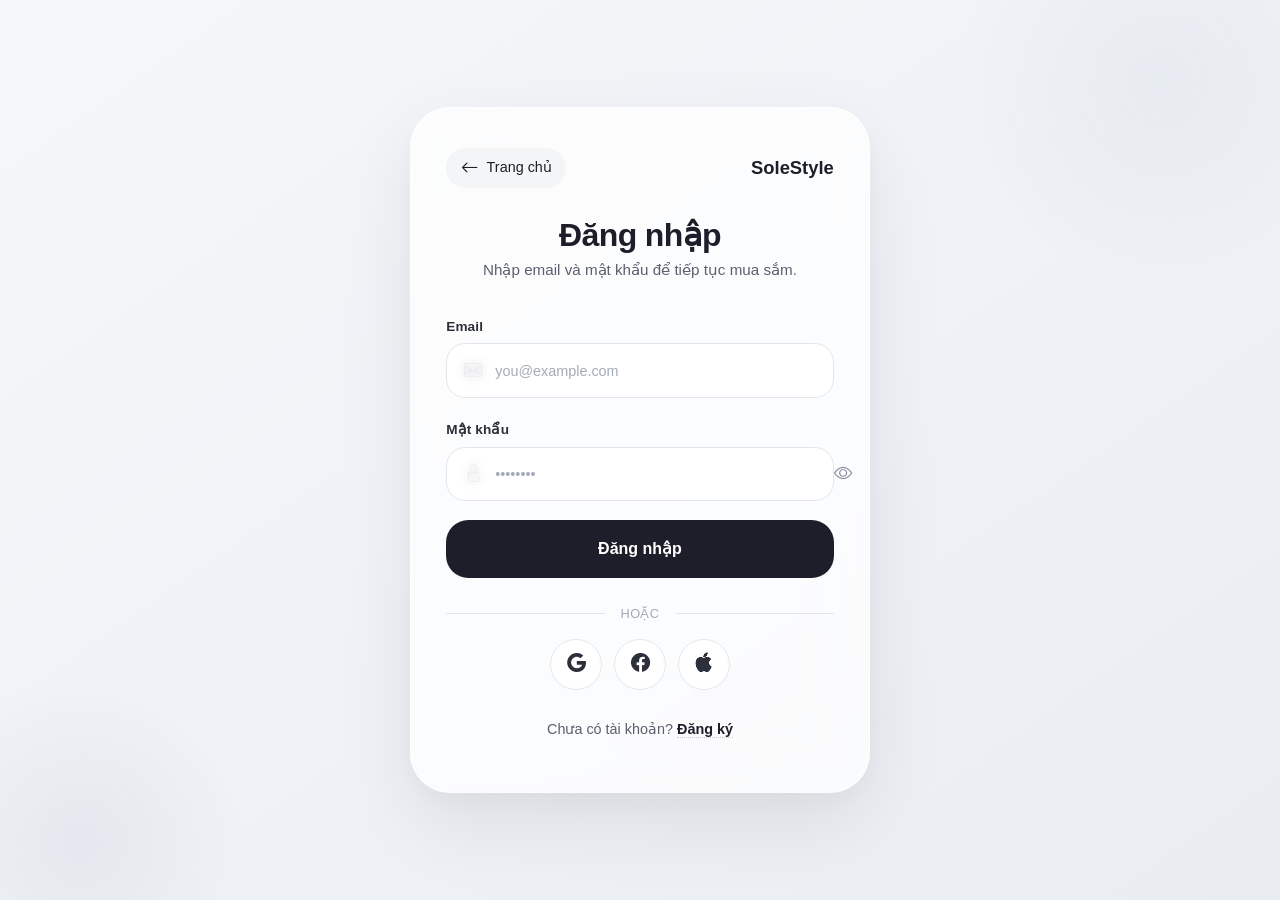
<file: admin.html>
<!doctype html>
<html lang="vi">

<head>
  <meta charset="UTF-8">
  <meta name="viewport" content="width=device-width, initial-scale=1.0">
  <title>Quản trị | SoleStyle</title>
 
  <link href="https://cdn.jsdelivr.net/npm/bootstrap@5.3.3/dist/css/bootstrap.min.css" rel="stylesheet">
  <link href="https://cdn.jsdelivr.net/npm/bootstrap-icons@1.11.3/font/bootstrap-icons.min.css" rel="stylesheet"> 
  <link rel="stylesheet" href="assets/css/base.css">
  <link rel="stylesheet" href="assets/css/components/header.css">
  <link rel="stylesheet" href="assets/css/components/footer.css">
  <link rel="stylesheet" href="assets/css/components/breadcrumb.css"> 
  <link rel="stylesheet" href="assets/css/pages/admin.css">
</head>

<body data-page="admin"> 
  <div class="container-fluid">
    <div class="row">
      <nav class="col-md-2 d-none d-md-block sidebar">
        <div class="text-center mb-4">
          <h4>SoleStyle Admin</h4>
        </div> 
        <a href="#" class="admin-nav-link active" data-target="users-section">
          <i class="bi bi-people me-2"></i>Quản lý tài khoản
        </a> 
        <a href="#" class="admin-nav-link" data-target="products-section">
          <i class="bi bi-box-seam me-2"></i>Quản lý sản phẩm
        </a>
        <hr class="text-secondary" /> 
        <a href="#" id="adminLogoutBtn" class="text-danger">
          <i class="bi bi-box-arrow-right me-2"></i>Đăng xuất
        </a>
      </nav>

      <main class="col-md-10 ms-sm-auto col-lg-10 main-content"> 
        <section id="users-section" class="admin-section">
          <div class="d-flex justify-content-between align-items-center mb-4 gap-3">
            <h2 class="mb-0">Quản lý tài khoản</h2> 
            <button id="openUserModalBtn" class="btn btn-primary" type="button">
              <i class="bi bi-plus-lg me-1"></i>Thêm tài khoản
            </button>
          </div>

          <div class="card">
            <div class="card-body">
              <div class="table-responsive">
                <table class="table table-hover align-middle mb-0">
                  <thead>
                    <tr>
                      <th>Họ tên</th>
                      <th>Email</th>
                      <th>Số điện thoại</th>
                      <th>Mật khẩu</th>
                      <th>Thao tác</th>
                    </tr>
                  </thead> 
                  <tbody id="userTableBody"></tbody>
                </table>
              </div>
            </div>
          </div>
        </section> 
        <section id="products-section" class="admin-section d-none">
          <div class="d-flex justify-content-between align-items-center mb-4 gap-3">
            <h2 class="mb-0">Quản lý sản phẩm</h2> 
            <button id="openProductModalBtn" class="btn btn-primary" type="button">
              <i class="bi bi-plus-lg me-1"></i>Thêm sản phẩm
            </button>
          </div>

          <div class="card">
            <div class="card-body">
              <div class="table-responsive">
                <table class="table table-hover align-middle mb-0">
                  <thead>
                    <tr>
                      <th>ID</th>
                      <th>Hình ảnh</th>
                      <th>Tên sản phẩm</th>
                      <th>Danh mục</th>
                      <th>Giá bán</th>
                      <th>Tồn kho</th>
                      <th>Thao tác</th>
                    </tr>
                  </thead>
                  <tbody id="productTableBody"></tbody>
                </table>
              </div>
            </div>
          </div>
        </section>
      </main>
    </div>
  </div> 
  <div class="modal fade" id="userModal" tabindex="-1" aria-hidden="true">
    <div class="modal-dialog">
      <div class="modal-content">
        <form id="userForm">
          <div class="modal-header">
            <h5 class="modal-title" id="userModalTitle">Thêm tài khoản</h5>
            <button type="button" class="btn-close" data-bs-dismiss="modal" aria-label="Đóng"></button>
          </div>
          <div class="modal-body">
            <input type="hidden" id="editUserOldEmail" />
            <div class="mb-3">
              <label for="userName" class="form-label">Họ tên</label>
              <input type="text" class="form-control" id="userName" required />
            </div>
            <div class="mb-3">
              <label for="userEmail" class="form-label">Email</label>
              <input type="email" class="form-control" id="userEmail" required />
            </div>
            <div class="mb-3">
              <label for="userPhone" class="form-label">Số điện thoại</label>
              <input type="tel" class="form-control" id="userPhone" />
            </div>
            <div class="mb-3">
              <label for="userPassword" class="form-label">Mật khẩu</label>
              <input type="text" class="form-control" id="userPassword" minlength="5" required />
            </div>
          </div>
          <div class="modal-footer">
            <button type="button" class="btn btn-secondary" data-bs-dismiss="modal">Hủy</button>
            <button type="submit" class="btn btn-primary">Lưu</button>
          </div>
        </form>
      </div>
    </div>
  </div> 
  <div class="modal fade" id="productModal" tabindex="-1" aria-hidden="true">
    <div class="modal-dialog modal-lg">
      <div class="modal-content">
        <form id="productForm">
          <div class="modal-header">
            <h5 class="modal-title" id="productModalTitle">Thêm sản phẩm</h5>
            <button type="button" class="btn-close" data-bs-dismiss="modal" aria-label="Đóng"></button>
          </div>
          <div class="modal-body">
            <input type="hidden" id="editProductId" />
            <div class="row">
              <div class="col-md-6 mb-3">
                <label for="prodId" class="form-label">ID sản phẩm</label>
                <input type="text" class="form-control" id="prodId" required />
              </div>
              <div class="col-md-6 mb-3">
                <label for="prodName" class="form-label">Tên sản phẩm</label>
                <input type="text" class="form-control" id="prodName" required />
              </div>
              <div class="col-md-6 mb-3">
                <label for="prodBrand" class="form-label">Thương hiệu</label>
                <input type="text" class="form-control" id="prodBrand" placeholder="Nike, Adidas..." />
              </div>
              <div class="col-md-6 mb-3">
                <label for="prodCategory" class="form-label">Danh mục</label>
                <select class="form-control" id="prodCategory" required>
                  <option value="Giày">Giày</option>
                  <option value="Dép">Dép</option>
                  <option value="Nón">Nón</option>
                  <option value="Phụ kiện">Phụ kiện</option>
                </select>
              </div>
              <div class="col-md-6 mb-3">
                <label for="prodType" class="form-label">Loại sản phẩm</label>
                <input type="text" class="form-control" id="prodType" placeholder="Giày chạy bộ, dép quai ngang..." />
              </div>
              <div class="col-md-6 mb-3">
                <label for="prodImage" class="form-label">Đường dẫn hình ảnh</label>
                <input type="text" class="form-control" id="prodImage" required />
              </div>
              <div class="col-md-4 mb-3">
                <label for="prodPrice" class="form-label">Giá bán (VNĐ)</label>
                <input type="number" class="form-control" id="prodPrice" min="1" required />
              </div>
              <div class="col-md-4 mb-3">
                <label for="prodOldPrice" class="form-label">Giá cũ (VNĐ)</label>
                <input type="number" class="form-control" id="prodOldPrice" min="0" />
              </div>
              <div class="col-md-4 mb-3">
                <label for="prodStock" class="form-label">Tồn kho</label>
                <input type="number" class="form-control" id="prodStock" min="0" required />
              </div>
              <div class="col-12 mb-3">
                <label for="prodDesc" class="form-label">Mô tả ngắn</label>
                <textarea class="form-control" id="prodDesc" rows="3"></textarea>
              </div>
            </div>
          </div>
          <div class="modal-footer">
            <button type="button" class="btn btn-secondary" data-bs-dismiss="modal">Hủy</button>
            <button type="submit" class="btn btn-primary">Lưu</button>
          </div>
        </form>
      </div>
    </div>
  </div>
 
  <script src="https://cdn.jsdelivr.net/npm/bootstrap@5.3.0/dist/js/bootstrap.bundle.min.js"></script>
  <script src="assets/js/data/products.js"></script>    
  <script src="assets/js/pages/admin.js"></script>     
</body>
</html>
</file>
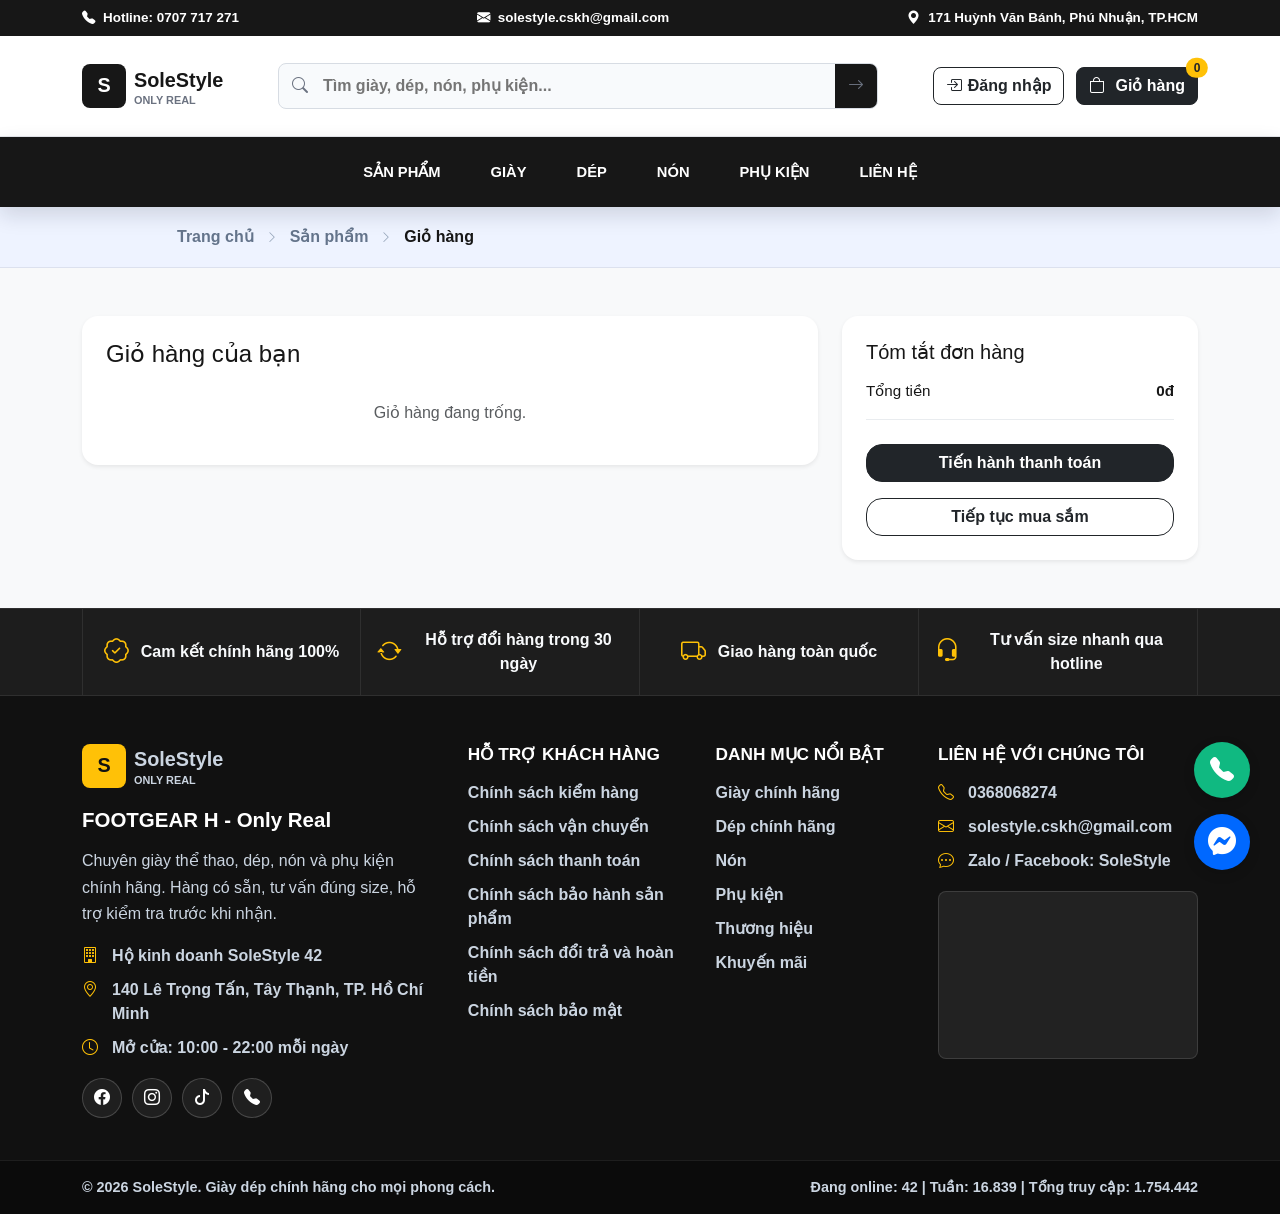
<file: cart.html>
<!doctype html>
<html lang="vi">

<head>
  <meta charset="utf-8">
  <meta name="viewport" content="width=device-width, initial-scale=1">
  <title>Giỏ hàng | SoleStyle</title>
 
  <link href="https://cdn.jsdelivr.net/npm/bootstrap@5.3.3/dist/css/bootstrap.min.css" rel="stylesheet">
  <link href="https://cdn.jsdelivr.net/npm/bootstrap-icons@1.11.3/font/bootstrap-icons.min.css" rel="stylesheet">
  <link rel="stylesheet" href="assets/css/base.css">
  <link rel="stylesheet" href="assets/css/components/header.css">
  <link rel="stylesheet" href="assets/css/components/footer.css">
  <link rel="stylesheet" href="assets/css/components/breadcrumb.css"> 
  <link rel="stylesheet" href="assets/css/pages/cart.css">
</head>

<body data-page="cart" class="trang-phu">
 
  <div class="floating-contact-wrapper">
    <a href="tel:0368068274" class="floating-contact-btn btn-phone" aria-label="Gọi điện thoại">
      <i class="bi bi-telephone-fill"></i>
      <div class="ring"></div>
      <div class="ring2"></div>
    </a>
    <a href="#" id="messenger-chat-toggle" class="floating-contact-btn btn-zalo" aria-label="Chat với AI">
      <i class="bi bi-messenger"></i>
      <div class="ring"></div>
      <div class="ring2"></div>
    </a>
  </div>
  <div id="chat-box">
    <div class="chat-header">
      <span>Chat AI Hỗ Trợ</span>
      <button id="chat-close">✖</button>
    </div>
    <iframe src="https://www.chatbase.co/chatbot-iframe/L4mRTlZojOYt5UbMKaqWi" width="100%" height="100%"
      frameborder="0" allow="clipboard-write; microphone"></iframe>
  </div>
 
  <header class="dau-trang-cua-hang">
    <div class="dai-loi-ich">
      <div class="container noi-dung-dai-loi-ich">
        <span><i class="bi bi-telephone-fill"></i> Hotline: 0707 717 271</span>
        <span><i class="bi bi-envelope-fill"></i> solestyle.cskh@gmail.com</span>
        <span><i class="bi bi-geo-alt-fill"></i> 171 Huỳnh Văn Bánh, Phú Nhuận, TP.HCM</span>
      </div>
    </div>
    <nav id="thanh-dieu-huong" class="thanh-chinh-dau-trang navbar">
      <div class="container noi-dung-header">
        <a class="logo-cua-hang d-flex align-items-center gap-2" href="index.html">
          <span class="ky-hieu-logo">S</span>
          <span>
            SoleStyle
            <small>Only Real</small>
          </span>
        </a>
        <form id="bieu-mau-tim-kiem-dau-trang" class="thanh-tim-kiem" role="search">
          <i class="bi bi-search"></i>
          <input id="o-tim-kiem" type="search" placeholder="Tìm giày, dép, nón, phụ kiện..."
            aria-label="Tìm sản phẩm">
          <button type="submit" aria-label="Tìm kiếm"><i class="bi bi-arrow-right"></i></button>
        </form>
        <div class="hanh-dong-header">
          <div id="hanh-dong-khach" class="nhom-tai-khoan">
            <a class="btn btn-outline-dark nut-dang-nhap" href="login.html" aria-label="Đăng nhập">
              <i class="bi bi-box-arrow-in-right"></i>
              <span>Đăng nhập</span>
            </a>
          </div>
          <div id="hanh-dong-nguoi-dung" class="dropdown d-none">
            <button class="btn btn-outline-dark dropdown-toggle" type="button" data-bs-toggle="dropdown"
              aria-expanded="false">
              <i class="bi bi-person-circle"></i>
              <span id="ten-nguoi-dung">Tài khoản</span>
            </button>
            <ul class="dropdown-menu dropdown-menu-end">
              <li><span id="email-nguoi-dung" class="dropdown-item-text text-secondary"></span></li>
              <li>
                <hr class="dropdown-divider">
              </li>
              <li><a class="dropdown-item" href="profile.html">Hồ sơ</a></li>
              <li><button id="nut-dang-xuat" class="dropdown-item" type="button">Đăng xuất</button></li>
            </ul>
          </div>
          <button id="nut-mo-gio-hang" class="btn btn-dark position-relative nut-gio-hang" type="button"
            aria-label="Xem giỏ hàng">
            <i class="bi bi-bag"></i>
            <span class="chu-gio-hang ms-1">Giỏ hàng</span>
            <span id="so-luong-gio-hang"
              class="position-absolute top-0 start-100 translate-middle badge rounded-pill bg-warning text-dark">0</span>
          </button>
        </div>
      </div>
    </nav>
    <nav id="thanh-danh-muc" class="thanh-dieu-huong thanh-danh-muc navbar navbar-expand-lg sticky-top">
      <div class="container">
        <button class="navbar-toggler" type="button" data-bs-toggle="collapse" data-bs-target="#khung-menu"
          aria-controls="khung-menu" aria-expanded="false" aria-label="Mở menu">
          <span class="navbar-toggler-icon"></span>
        </button>
        <div class="collapse navbar-collapse" id="khung-menu">
          <ul class="navbar-nav danh-sach-danh-muc mx-auto mb-2 mb-lg-0 align-items-lg-center">
            <li class="nav-item"><a class="nav-link" href="products.html">Sản phẩm</a></li>
            <li class="nav-item"><button class="nav-link nut-loc-danh-muc" type="button"
                data-loc-danh-muc="Giày">Giày</button></li>
            <li class="nav-item"><button class="nav-link nut-loc-danh-muc" type="button"
                data-loc-danh-muc="Dép">Dép</button></li>
            <li class="nav-item"><button class="nav-link nut-loc-danh-muc" type="button"
                data-loc-danh-muc="Nón">Nón</button></li>
            <li class="nav-item"><button class="nav-link nut-loc-danh-muc" type="button"
                data-loc-danh-muc="Phụ kiện">Phụ kiện</button></li>
            <li class="nav-item"><a class="nav-link" href="#chan-trang">Liên hệ</a></li>
          </ul>
        </div>
      </div>
    </nav>
  </header>

  <!-- BREADCRUMB -->
  <nav class="checkout-breadcrumb" aria-label="Đường dẫn thanh toán">
    <div class="container" style="max-width: 950px">
      <a href="./index.html">Trang chủ</a>
      <i class="bi bi-chevron-right"></i>
      <a href="./products.html">Sản phẩm</a>
      <i class="bi bi-chevron-right"></i>
      <span>Giỏ hàng</span>
    </div>
  </nav> 
  <main class="cart-page py-5">
    <div class="container">
      <div class="row gx-4 gy-4">
        <section class="col-lg-8">
          <div class="checkout-card p-4 rounded-4 bg-white shadow-sm">
            <h2 class="fs-4 mb-3">Giỏ hàng của bạn</h2>
            <div id="danh-sach-gio-hang" class="danh-sach-gio-hang"></div>
          </div>
        </section>
        <aside class="col-lg-4">
          <div class="checkout-summary-card p-4 rounded-4 bg-white shadow-sm">
            <h2 class="fs-5 mb-3">Tóm tắt đơn hàng</h2>
            <div class="summary-row mb-4">
              <span>Tổng tiền</span>
              <strong id="tong-tien-gio-hang">0đ</strong>
            </div>
            <button id="nut-thanh-toan" class="btn btn-dark w-100" type="button">Tiến hành thanh
              toán</button>
            <a href="products.html" class="btn btn-outline-dark w-100 mt-3">Tiếp tục mua sắm</a>
          </div>
        </aside>
      </div>
    </div>
  </main>
 
  <footer id="chan-trang" class="chan-trang">
    <div class="dai-cam-ket-footer">
      <div class="container luoi-cam-ket">
        <div>
          <i class="bi bi-patch-check"></i>
          <span>Cam kết chính hãng 100%</span>
        </div>
        <div>
          <i class="bi bi-arrow-repeat"></i>
          <span>Hỗ trợ đổi hàng trong 30 ngày</span>
        </div>
        <div>
          <i class="bi bi-truck"></i>
          <span>Giao hàng toàn quốc</span>
        </div>
        <div>
          <i class="bi bi-headset"></i>
          <span>Tư vấn size nhanh qua hotline</span>
        </div>
      </div>
    </div>

    <div class="container noi-dung-footer">
      <div class="cot-footer cot-thuong-hieu-footer">
        <a class="logo-cua-hang logo-footer d-flex align-items-center gap-2" href="#">
          <span class="ky-hieu-logo">S</span>
          <span>
            SoleStyle
            <small>Only Real</small>
          </span>
        </a>
        <h2>FOOTGEAR H - Only Real</h2>
        <p>Chuyên giày thể thao, dép, nón và phụ kiện chính hãng. Hàng có sẵn, tư vấn đúng size, hỗ trợ kiểm tra trước
          khi nhận.</p>
        <ul class="thong-tin-cua-hang">
          <li><i class="bi bi-building"></i> Hộ kinh doanh SoleStyle 42</li>
          <li><i class="bi bi-geo-alt"></i> 140 Lê Trọng Tấn, Tây Thạnh, TP. Hồ Chí Minh</li>
          <li><i class="bi bi-clock"></i> Mở cửa: 10:00 - 22:00 mỗi ngày</li>
        </ul>
        <div class="mang-xa-hoi">
          <a href="#" aria-label="Facebook"><i class="bi bi-facebook"></i></a>
          <a href="#" aria-label="Instagram"><i class="bi bi-instagram"></i></a>
          <a href="#" aria-label="TikTok"><i class="bi bi-tiktok"></i></a>
          <a href="tel:0707717271" aria-label="Gọi hotline"><i class="bi bi-telephone-fill"></i></a>
        </div>
      </div>

      <div class="cot-footer">
        <h3>Hỗ trợ khách hàng</h3>
        <ul>
          <li><a href="#">Chính sách kiểm hàng</a></li>
          <li><a href="#">Chính sách vận chuyển</a></li>
          <li><a href="#">Chính sách thanh toán</a></li>
          <li><a href="#">Chính sách bảo hành sản phẩm</a></li>
          <li><a href="#">Chính sách đổi trả và hoàn tiền</a></li>
          <li><a href="#">Chính sách bảo mật</a></li>
        </ul>
      </div>

      <div class="cot-footer">
        <h3>Danh mục nổi bật</h3>
        <ul>
          <li><button type="button" data-loc-danh-muc="Giày">Giày chính hãng</button></li>
          <li><button type="button" data-loc-danh-muc="Dép">Dép chính hãng</button></li>
          <li><button type="button" data-loc-danh-muc="Nón">Nón</button></li>
          <li><button type="button" data-loc-danh-muc="Phụ kiện">Phụ kiện</button></li>
          <li><a href="#khu-uu-dai">Thương hiệu</a></li>
          <li><a href="#khu-san-pham">Khuyến mãi</a></li>
        </ul>
      </div>

      <div class="cot-footer">
        <h3>Liên hệ với chúng tôi</h3>
        <ul class="thong-tin-lien-he-footer">
          <li><i class="bi bi-telephone"></i> 0368068274</li>
          <li><i class="bi bi-envelope"></i> solestyle.cskh@gmail.com</li>
          <li><i class="bi bi-chat-dots"></i> Zalo / Facebook: SoleStyle</li>
        </ul>
        <div class="khung-ban-do">
          <iframe
            src="https://www.google.com/maps/embed?pb=!1m18!1m12!1m3!1d3919.0572728099755!2d106.62625947570342!3d10.806925558629016!2m3!1f0!2f0!3f0!3m2!1i1024!2i768!4f13.1!3m3!1m2!1s0x31752be27d8b4f4d%3A0x92dcba2950430867!2zVHLGsOG7nW5nIMSQ4bqhaSBo4buNYyBDw7RuZyBUaMawxqFuZyBUUC4gSOG7kyBDaMOtIE1pbmggKEhVSVQp!5e0!3m2!1svi!2s!4v1781927571932!5m2!1svi!2s"
            width="600" height="450" style="border:0;" allowfullscreen="" loading="lazy"
            referrerpolicy="no-referrer-when-downgrade"></iframe>
        </div>
      </div>
    </div>

    <div class="chan-footer-duoi">
      <div class="container">
        <p>© 2026 SoleStyle. Giày dép chính hãng cho mọi phong cách.</p>
        <span>Đang online: 42 | Tuần: 16.839 | Tổng truy cập: 1.754.442</span>
      </div>
    </div>
  </footer>
 
  <script src="assets/js/data/products.js"></script>
  <script src="assets/js/core/common.js"></script>    
  <script src="assets/js/pages/cart.js"></script>    
  <script src="https://cdn.jsdelivr.net/npm/bootstrap@5.3.3/dist/js/bootstrap.bundle.min.js"></script>
</body>
</html>
</file>
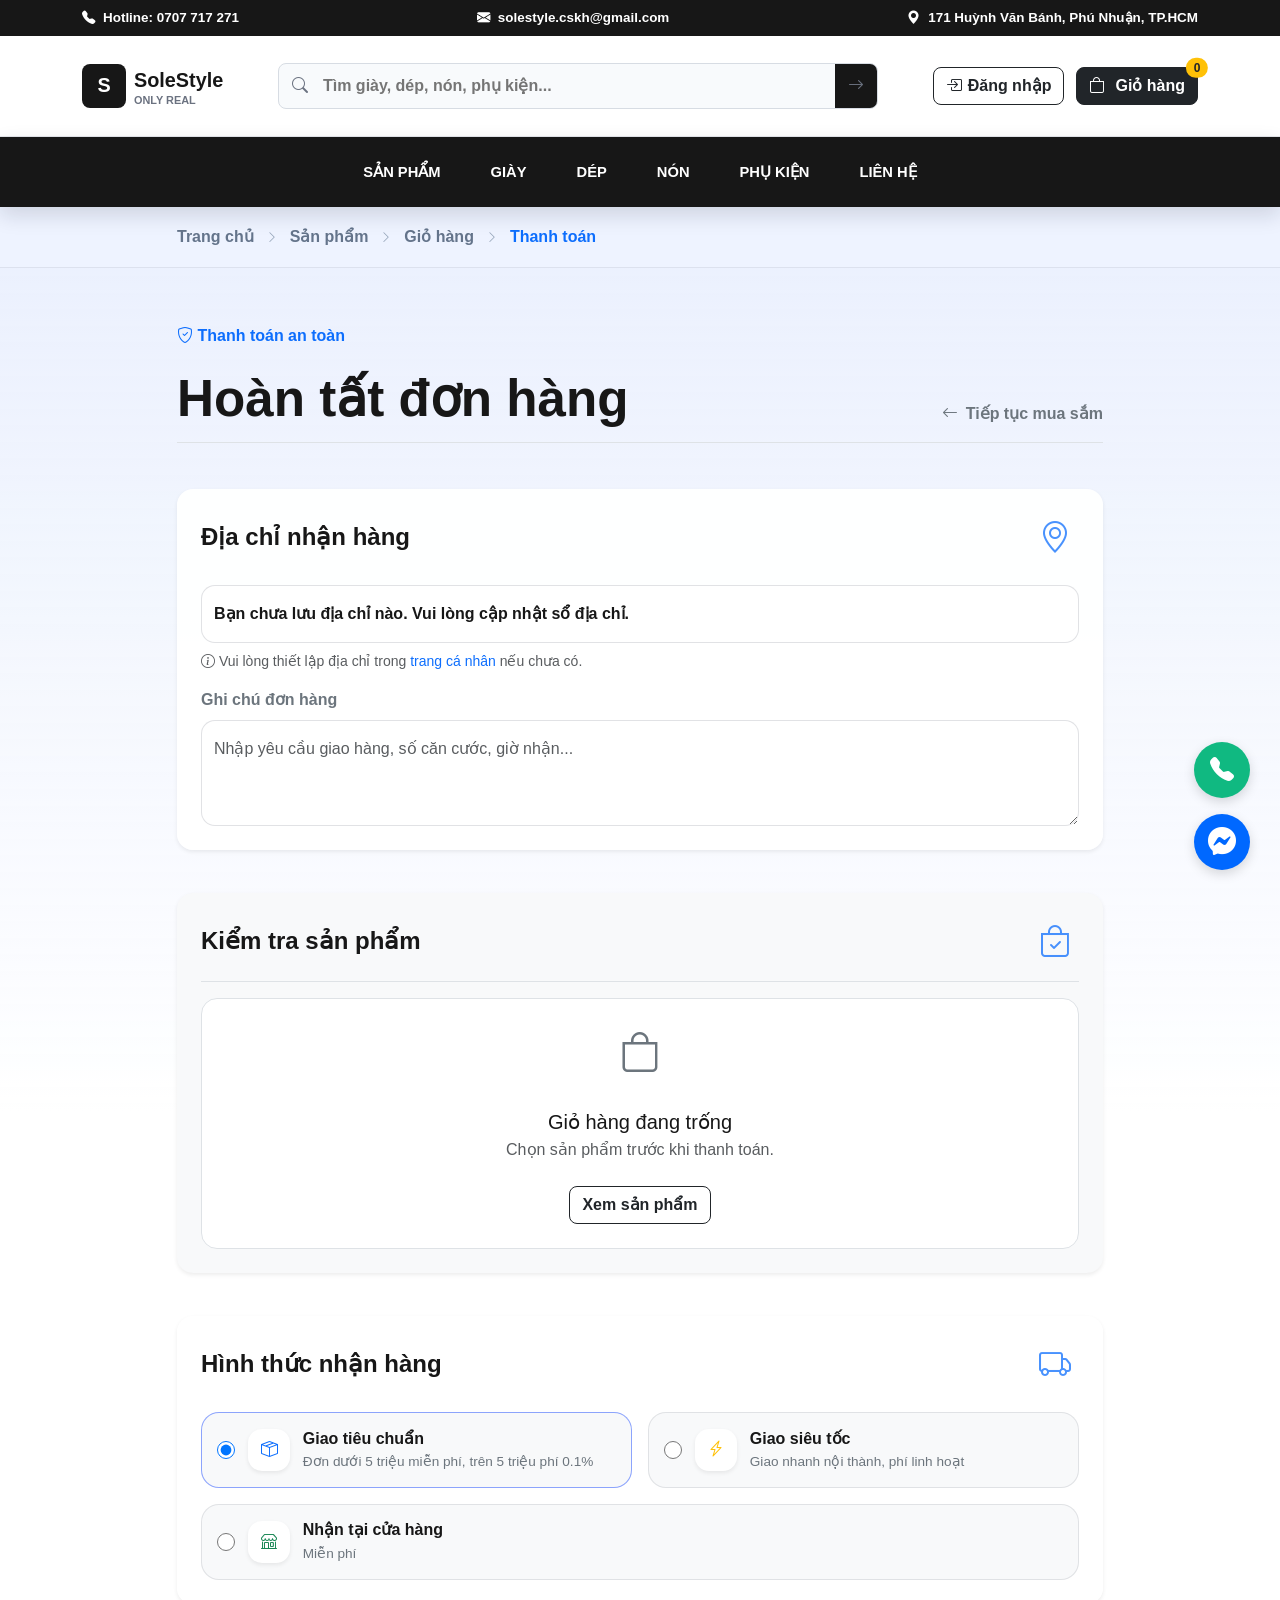
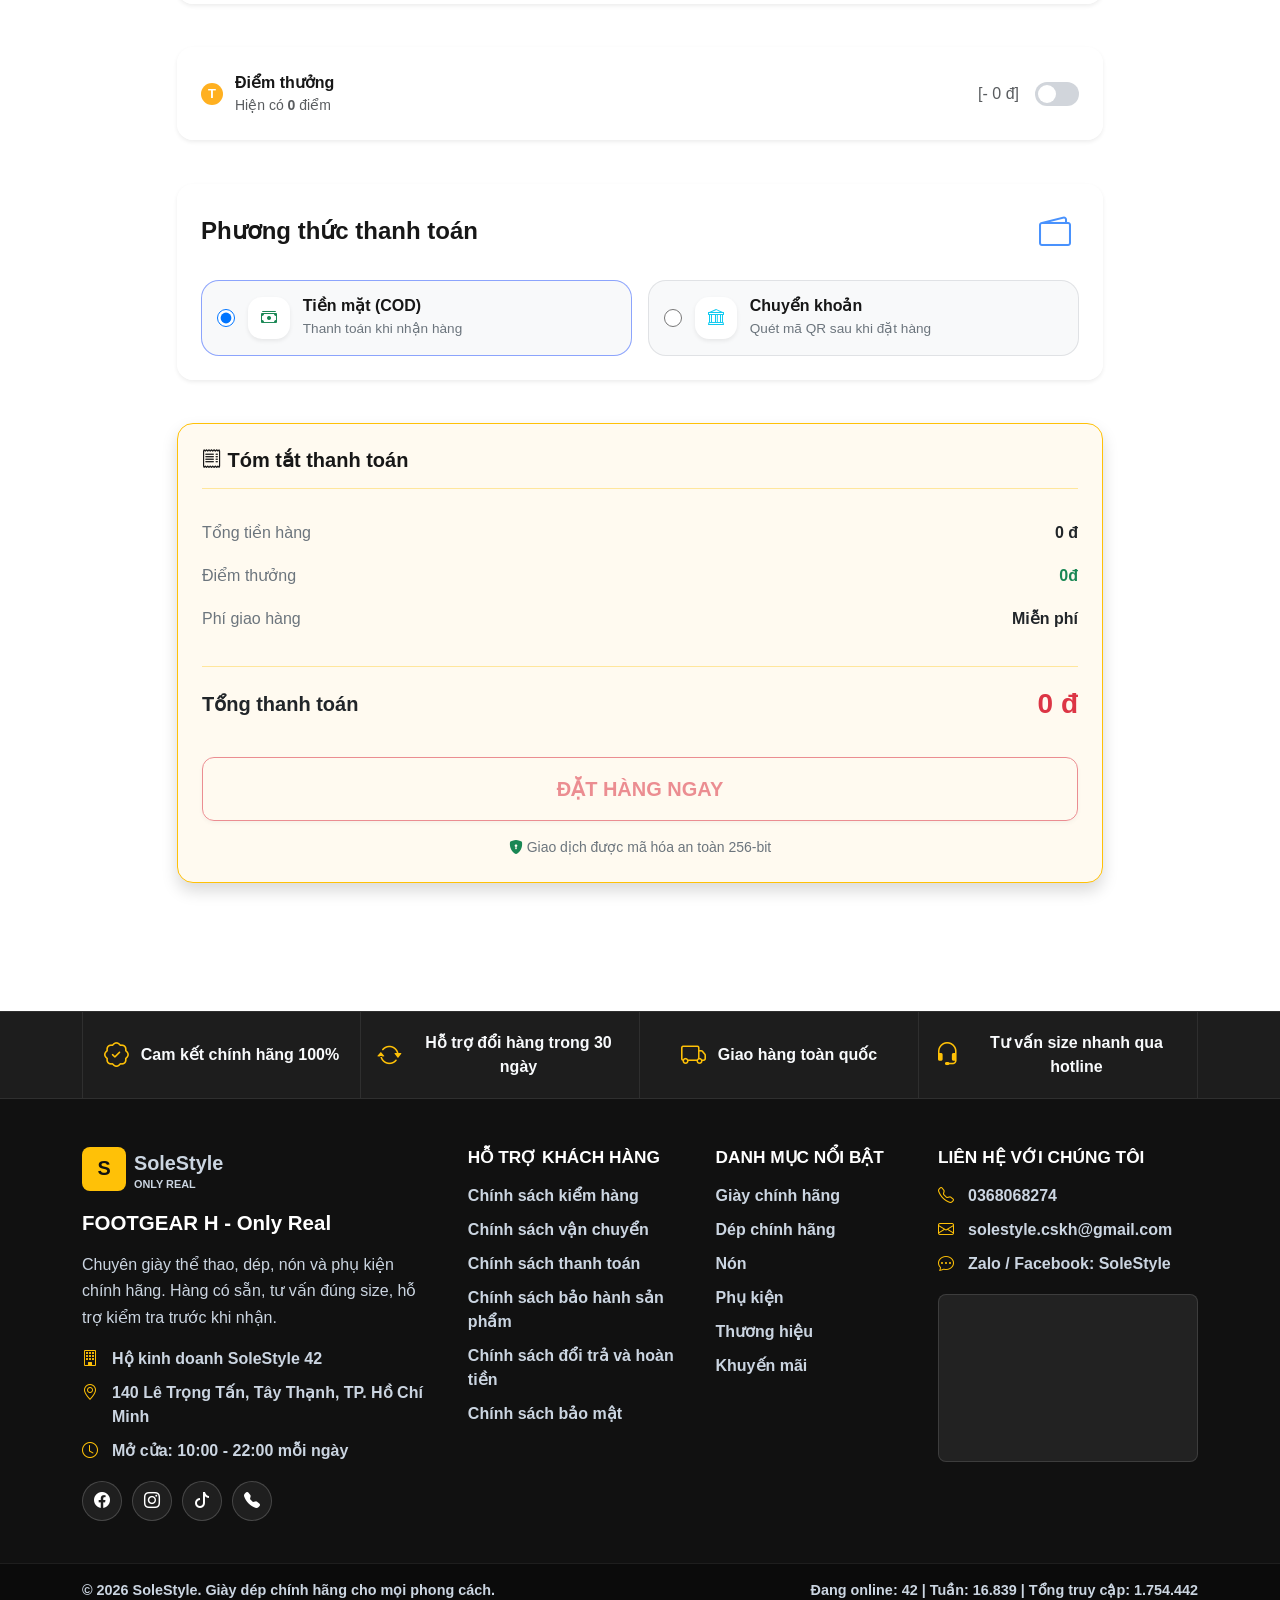
<file: checkout.html>
<!doctype html>
<html lang="vi">

<head>
  <meta charset="utf-8">
  <meta name="viewport" content="width=device-width, initial-scale=1">
  <title>Thanh toán | SoleStyle</title>
 
  <link href="https://cdn.jsdelivr.net/npm/bootstrap@5.3.3/dist/css/bootstrap.min.css" rel="stylesheet">
  <link href="https://cdn.jsdelivr.net/npm/bootstrap-icons@1.11.3/font/bootstrap-icons.min.css" rel="stylesheet">
  <link rel="stylesheet" href="assets/css/base.css">
  <link rel="stylesheet" href="assets/css/components/header.css">
  <link rel="stylesheet" href="assets/css/components/footer.css">
  <link rel="stylesheet" href="assets/css/components/breadcrumb.css"> 
  <link rel="stylesheet" href="assets/css/pages/checkout.css">
</head>

<body data-page="checkout"> 
  <div class="floating-contact-wrapper">
    <a href="tel:0368068274" class="floating-contact-btn btn-phone" aria-label="Gọi điện thoại">
      <i class="bi bi-telephone-fill"></i>
      <div class="ring"></div>
      <div class="ring2"></div>
    </a>
    <a href="#" id="messenger-chat-toggle" class="floating-contact-btn btn-zalo" aria-label="Chat với AI">
      <i class="bi bi-messenger"></i>
      <div class="ring"></div>
      <div class="ring2"></div>
    </a>
  </div>
  <div id="chat-box">
    <div class="chat-header">
      <span>Chat AI Hỗ Trợ</span>
      <button id="chat-close">✖</button>
    </div>
    <iframe src="https://www.chatbase.co/chatbot-iframe/L4mRTlZojOYt5UbMKaqWi" width="100%" height="100%" frameborder="0"
      allow="clipboard-write; microphone"></iframe>
  </div>
 
  <header class="dau-trang-cua-hang">
    <div class="dai-loi-ich">
      <div class="container noi-dung-dai-loi-ich">
        <span><i class="bi bi-telephone-fill"></i> Hotline: 0707 717 271</span>
        <span><i class="bi bi-envelope-fill"></i> solestyle.cskh@gmail.com</span>
        <span><i class="bi bi-geo-alt-fill"></i> 171 Huỳnh Văn Bánh, Phú Nhuận, TP.HCM</span>
      </div>
    </div>
    <nav id="thanh-dieu-huong" class="thanh-chinh-dau-trang navbar">
      <div class="container noi-dung-header">
        <a class="logo-cua-hang d-flex align-items-center gap-2" href="#">
          <span class="ky-hieu-logo">S</span>
          <span>
            SoleStyle
            <small>Only Real</small>
          </span>
        </a>
        <form id="bieu-mau-tim-kiem-dau-trang" class="thanh-tim-kiem" role="search">
          <i class="bi bi-search"></i>
          <input id="o-tim-kiem" type="search" placeholder="Tìm giày, dép, nón, phụ kiện..."
            aria-label="Tìm sản phẩm">
          <button type="submit" aria-label="Tìm kiếm"><i class="bi bi-arrow-right"></i></button>
        </form>
        <div class="hanh-dong-header">
          <div id="hanh-dong-khach" class="nhom-tai-khoan">
            <a class="btn btn-outline-dark nut-dang-nhap" href="login.html" aria-label="Đăng nhập">
              <i class="bi bi-box-arrow-in-right"></i>
              <span>Đăng nhập</span>
            </a>
          </div>
          <div id="hanh-dong-nguoi-dung" class="dropdown d-none">
            <button class="btn btn-outline-dark dropdown-toggle" type="button" data-bs-toggle="dropdown"
              aria-expanded="false">
              <i class="bi bi-person-circle"></i>
              <span id="ten-nguoi-dung">Tài khoản</span>
            </button>
            <ul class="dropdown-menu dropdown-menu-end">
              <li><span id="email-nguoi-dung" class="dropdown-item-text text-secondary"></span></li>
              <li>
                <hr class="dropdown-divider">
              </li>
              <li><button id="nut-dang-xuat" class="dropdown-item" type="button">Đăng xuất</button></li>
            </ul>
          </div>
          <button id="nut-mo-gio-hang" class="btn btn-dark position-relative nut-gio-hang" type="button"
            data-bs-toggle="offcanvas" data-bs-target="#khung-gio-hang" aria-controls="khung-gio-hang">
            <i class="bi bi-bag"></i>
            <span class="chu-gio-hang ms-1">Giỏ hàng</span>
            <span id="so-luong-gio-hang"
              class="position-absolute top-0 start-100 translate-middle badge rounded-pill bg-warning text-dark">0</span>
          </button>
        </div>
      </div>
    </nav>
    <nav id="thanh-danh-muc" class="thanh-dieu-huong thanh-danh-muc navbar navbar-expand-lg sticky-top">
      <div class="container">
        <button class="navbar-toggler" type="button" data-bs-toggle="collapse" data-bs-target="#khung-menu"
          aria-controls="khung-menu" aria-expanded="false" aria-label="Mở menu">
          <span class="navbar-toggler-icon"></span>
        </button>
        <div class="collapse navbar-collapse" id="khung-menu">
          <ul class="navbar-nav danh-sach-danh-muc mx-auto mb-2 mb-lg-0 align-items-lg-center">
            <li class="nav-item"><a class="nav-link" href="products.html">Sản phẩm</a></li>
            <li class="nav-item"><button class="nav-link nut-loc-danh-muc" type="button"
                data-loc-danh-muc="Giày">Giày</button></li>
            <li class="nav-item"><button class="nav-link nut-loc-danh-muc" type="button"
                data-loc-danh-muc="Dép">Dép</button></li>
            <li class="nav-item"><button class="nav-link nut-loc-danh-muc" type="button"
                data-loc-danh-muc="Nón">Nón</button></li>
            <li class="nav-item"><button class="nav-link nut-loc-danh-muc" type="button"
                data-loc-danh-muc="Phụ kiện">Phụ kiện</button></li>
            <li class="nav-item"><a class="nav-link" href="#chan-trang">Liên hệ</a></li>
          </ul>
        </div>
      </div>
    </nav>
  </header>
 
  <nav class="checkout-breadcrumb" aria-label="Đường dẫn thanh toán">
    <div class="container" style="max-width: 950px">
      <a href="./index.html">Trang chủ</a>
      <i class="bi bi-chevron-right"></i>
      <a href="./products.html">Sản phẩm</a>
      <i class="bi bi-chevron-right"></i>
      <a href="./cart.html">Giỏ hàng</a>
      <i class="bi bi-chevron-right"></i>
      <span>Thanh toán</span>
    </div>
  </nav>
 
  <main class="checkout-page">
    <section class="checkout-heading pb-0">
      <div class="container" style="max-width: 950px">
        <div class="checkout-title-row border-bottom pb-3">
          <div>
            <span class="eyebrow text-primary fw-bold"><i class="bi bi-shield-check"></i> Thanh toán an toàn</span>
            <h1 class="fw-bold mt-4">Hoàn tất đơn hàng</h1>
          </div>
          <a class="checkout-back-link text-secondary" href="./index.html#featured"><i class="bi bi-arrow-left"></i> Tiếp tục mua sắm</a>
        </div>
      </div>
    </section>

    <section class="checkout-content pt-4">
      <div class="container" style="max-width: 950px">
        <form id="checkoutForm" novalidate>
          <div class="checkout-main">
            <!-- ĐỊA CHỈ -->
            <section class="checkout-panel border-0 shadow-sm mb-4 p-4 rounded-4">
              <div class="panel-title mb-4">
                <div><h2 class="fs-4 fw-bold mb-0">Địa chỉ nhận hàng</h2></div>
                <i class="bi bi-geo-alt fs-2 text-primary opacity-75"></i>
              </div>
              <div class="row g-3">
                <div class="col-12">
                  <select class="form-select checkout-input py-3 fw-semibold shadow-none"
                      id="addressSelect" name="customerAddressId">
                    <option value="">Đang tải địa chỉ...</option>
                  </select>
                  <p class="text-muted small mt-2 mb-0">
                    <i class="bi bi-info-circle"></i> Vui lòng thiết lập địa chỉ trong <a href="./profile.html" class="text-primary text-decoration-none">trang cá nhân</a> nếu chưa có.
                  </p>
                </div>
                <div class="col-12">
                  <label class="form-label text-secondary" for="orderNote">Ghi chú đơn hàng</label>
                  <textarea id="orderNote" name="orderNote" class="form-control checkout-input py-3" rows="3"
                    placeholder="Nhập yêu cầu giao hàng, số căn cước, giờ nhận..."></textarea>
                </div>
              </div>
            </section>
 
            <section class="checkout-panel border-0 shadow-sm mb-4 p-4 rounded-4 bg-light">
              <div class="panel-title mb-3 border-bottom pb-3">
                <div><h2 class="fs-4 fw-bold mb-0">Kiểm tra sản phẩm</h2></div>
                <i class="bi bi-bag-check fs-2 text-primary opacity-75"></i>
              </div>
              <div class="cart-items border-0 p-0 m-0" id="cartItems"></div>
            </section>
 
            <section class="checkout-panel border-0 shadow-sm mb-4 p-4 rounded-4">
              <div class="panel-title mb-4">
                <div><h2 class="fs-4 fw-bold mb-0">Hình thức nhận hàng</h2></div>
                <i class="bi bi-truck fs-2 text-primary opacity-75"></i>
              </div>
              <div class="row g-3">
                <div class="col-md-6">
                  <label class="choice-card h-100 shadow-none bg-light">
                    <input type="radio" name="shippingMethod" value="standard" checked />
                    <span class="choice-icon bg-white shadow-sm"><i class="bi bi-box-seam text-primary"></i></span>
                    <span>
                      <strong class="fs-6">Giao tiêu chuẩn</strong>
                      <small class="text-secondary">Đơn dưới 5 triệu miễn phí, trên 5 triệu phí 0.1%</small>
                    </span>
                  </label>
                </div>
                <div class="col-md-6">
                  <label class="choice-card h-100 shadow-none bg-light">
                    <input type="radio" name="shippingMethod" value="express" />
                    <span class="choice-icon bg-white shadow-sm"><i class="bi bi-lightning-charge text-warning"></i></span>
                    <span>
                      <strong class="fs-6">Giao siêu tốc</strong>
                      <small class="text-secondary">Giao nhanh nội thành, phí linh hoạt</small>
                    </span>
                  </label>
                </div>
                <div class="col-md-12">
                  <label class="choice-card h-100 shadow-none bg-light">
                    <input type="radio" name="shippingMethod" value="pickup" />
                    <span class="choice-icon bg-white shadow-sm"><i class="bi bi-shop text-success"></i></span>
                    <span>
                      <strong class="fs-6">Nhận tại cửa hàng</strong>
                      <small class="text-secondary">Miễn phí</small>
                    </span>
                  </label>
                </div>
              </div>
            </section>
 
            <section class="checkout-panel border-0 shadow-sm mb-4 p-4 rounded-4">
              <div class="point-use-row">
                <div class="point-left">
                  <span class="point-icon">T</span>
                  <div>
                    <div class="fw-bold">Điểm thưởng</div>
                    <div class="text-muted small">Hiện có <strong id="availablePointText">0</strong> điểm</div>
                  </div>
                </div>
                <div class="point-right">
                  <span id="pointMoneyText" class="text-muted me-3"> [-0đ] </span>
                  <label class="switch">
                    <input type="checkbox" id="usePointSwitch" />
                    <span class="slider"></span>
                  </label>
                </div>
              </div>
            </section>
 
            <section class="checkout-panel border-0 shadow-sm mb-4 p-4 rounded-4">
              <div class="panel-title mb-4">
                <div><h2 class="fs-4 fw-bold mb-0">Phương thức thanh toán</h2></div>
                <i class="bi bi-wallet2 fs-2 text-primary opacity-75"></i>
              </div>
              <div class="row g-3 payment-methods">
                <div class="col-md-6">
                  <label class="choice-card h-100 shadow-none bg-light">
                    <input type="radio" name="paymentMethod" value="cod" checked />
                    <span class="choice-icon bg-white shadow-sm"><i class="bi bi-cash-stack text-success"></i></span>
                    <span>
                      <strong class="fs-6">Tiền mặt (COD)</strong>
                      <small class="text-secondary">Thanh toán khi nhận hàng</small>
                    </span>
                  </label>
                </div>
                <div class="col-md-6">
                  <label class="choice-card h-100 shadow-none bg-light">
                    <input type="radio" name="paymentMethod" value="bank" />
                    <span class="choice-icon bg-white shadow-sm"><i class="bi bi-bank text-info"></i></span>
                    <span>
                      <strong class="fs-6">Chuyển khoản</strong>
                      <small class="text-secondary">Quét mã QR sau khi đặt hàng</small>
                    </span>
                  </label>
                </div>
              </div>
              <div class="payment-extra d-none mt-4 p-4 rounded-4 border bg-white shadow-sm" id="cardFields">
                <h6 class="fw-bold mb-3"><i class="bi bi-lock-fill text-success"></i> Nhập thông tin thẻ</h6>
                <div class="row g-3">
                  <div class="col-12">
                    <label class="form-label text-secondary" for="cardNumber">Số thẻ</label>
                    <input class="form-control checkout-input py-2" id="cardNumber" type="text" inputmode="numeric" maxlength="19" placeholder="1234 5678 9012 3456" />
                  </div>
                  <div class="col-md-6">
                    <label class="form-label text-secondary" for="cardExpiry">Ngày hết hạn</label>
                    <input class="form-control checkout-input py-2" id="cardExpiry" type="text" inputmode="numeric" maxlength="5" placeholder="MM/YY" />
                  </div>
                  <div class="col-md-6">
                    <label class="form-label text-secondary" for="cardCvv">CVV</label>
                    <input class="form-control checkout-input py-2" id="cardCvv" type="password" inputmode="numeric" maxlength="4" placeholder="•••" />
                  </div>
                </div>
              </div>
            </section>
 
            <section class="checkout-panel border-warning shadow mb-5 p-4 rounded-4" style="background-color: #fffaf0">
              <h3 class="fs-5 fw-bold mb-3 border-bottom border-warning-subtle pb-3"><i class="bi bi-receipt"></i> Tóm tắt thanh toán</h3>
              <div class="summary-lines mt-0">
                <div class="d-flex justify-content-between mb-2 fs-6">
                  <span class="text-secondary">Tổng tiền hàng</span>
                  <strong id="subtotalValue" class="text-dark">0 đ</strong>
                </div>
                <div class="d-flex justify-content-between mb-2 fs-6">
                  <span class="text-secondary">Điểm thưởng</span>
                  <strong id="pointDiscountValue" class="text-success">0 đ</strong>
                </div>
                <div class="d-flex justify-content-between mb-3 fs-6">
                  <span class="text-secondary">Phí giao hàng</span>
                  <strong id="shippingValue" class="text-dark">0 đ</strong>
                </div>
                <div class="total border-top border-warning-subtle pt-3 mt-2 d-flex justify-content-between align-items-center">
                  <span class="fs-5 fw-bold text-dark">Tổng thanh toán</span>
                  <strong id="totalValue" class="text-danger fw-bolder">0 đ</strong>
                </div>
              </div>
              <button class="btn btn-outline-danger checkout-submit mt-3 w-100 fs-5 py-3 shadow-sm fw-bold"
                style="border-radius: 12px" type="submit" id="submitOrderBtn">ĐẶT HÀNG NGAY</button>
              <p class="text-center text-secondary small mt-3 mb-0"><i class="bi bi-shield-lock-fill text-success"></i> Giao dịch được mã hóa an toàn 256-bit</p>
            </section>
          </div>
        </form>
      </div>
    </section>
  </main>
 
  <div class="modal fade" id="orderSuccessModal" tabindex="-1" aria-labelledby="orderSuccessTitle" aria-hidden="true">
    <div class="modal-dialog modal-dialog-centered">
      <div class="modal-content checkout-modal">
        <div class="modal-body text-center">
          <div class="success-icon"><i class="bi bi-check2"></i></div>
          <h2 id="orderSuccessTitle">Đặt hàng thành công</h2>
          <p class="mb-2">Mã đơn hàng: <strong id="orderCode">SS000000</strong></p>
          <p class="text-muted">SoleStyle sẽ liên hệ xác nhận thông tin giao hàng trong thời gian sớm nhất.</p>
          <div class="d-flex flex-column flex-sm-row gap-2 justify-content-center mt-4">
            <a class="btn btn-outline-dark" href="./products.html">Tiếp tục mua sắm</a>
            <a class="btn btn-danger d-flex align-items-center justify-content-center" href="./profile.html">Xem tài khoản</a>
          </div>
        </div>
      </div>
    </div>
  </div>
 
  <div class="checkout-toast" id="checkoutToast" role="status" aria-live="polite"></div>
 
  <footer id="chan-trang" class="chan-trang">
    <div class="dai-cam-ket-footer">
      <div class="container luoi-cam-ket">
        <div>
          <i class="bi bi-patch-check"></i>
          <span>Cam kết chính hãng 100%</span>
        </div>
        <div>
          <i class="bi bi-arrow-repeat"></i>
          <span>Hỗ trợ đổi hàng trong 30 ngày</span>
        </div>
        <div>
          <i class="bi bi-truck"></i>
          <span>Giao hàng toàn quốc</span>
        </div>
        <div>
          <i class="bi bi-headset"></i>
          <span>Tư vấn size nhanh qua hotline</span>
        </div>
      </div>
    </div>

    <div class="container noi-dung-footer">
      <div class="cot-footer cot-thuong-hieu-footer">
        <a class="logo-cua-hang logo-footer d-flex align-items-center gap-2" href="#">
          <span class="ky-hieu-logo">S</span>
          <span>
            SoleStyle
            <small>Only Real</small>
          </span>
        </a>
        <h2>FOOTGEAR H - Only Real</h2>
        <p>Chuyên giày thể thao, dép, nón và phụ kiện chính hãng. Hàng có sẵn, tư vấn đúng size, hỗ trợ kiểm tra trước
          khi nhận.</p>
        <ul class="thong-tin-cua-hang">
          <li><i class="bi bi-building"></i> Hộ kinh doanh SoleStyle 42</li>
          <li><i class="bi bi-geo-alt"></i> 140 Lê Trọng Tấn, Tây Thạnh, TP. Hồ Chí Minh</li>
          <li><i class="bi bi-clock"></i> Mở cửa: 10:00 - 22:00 mỗi ngày</li>
        </ul>
        <div class="mang-xa-hoi">
          <a href="#" aria-label="Facebook"><i class="bi bi-facebook"></i></a>
          <a href="#" aria-label="Instagram"><i class="bi bi-instagram"></i></a>
          <a href="#" aria-label="TikTok"><i class="bi bi-tiktok"></i></a>
          <a href="tel:0707717271" aria-label="Gọi hotline"><i class="bi bi-telephone-fill"></i></a>
        </div>
      </div>

      <div class="cot-footer">
        <h3>Hỗ trợ khách hàng</h3>
        <ul>
          <li><a href="#">Chính sách kiểm hàng</a></li>
          <li><a href="#">Chính sách vận chuyển</a></li>
          <li><a href="#">Chính sách thanh toán</a></li>
          <li><a href="#">Chính sách bảo hành sản phẩm</a></li>
          <li><a href="#">Chính sách đổi trả và hoàn tiền</a></li>
          <li><a href="#">Chính sách bảo mật</a></li>
        </ul>
      </div>

      <div class="cot-footer">
        <h3>Danh mục nổi bật</h3>
        <ul>
          <li><button type="button" data-loc-danh-muc="Giày">Giày chính hãng</button></li>
          <li><button type="button" data-loc-danh-muc="Dép">Dép chính hãng</button></li>
          <li><button type="button" data-loc-danh-muc="Nón">Nón</button></li>
          <li><button type="button" data-loc-danh-muc="Phụ kiện">Phụ kiện</button></li>
          <li><a href="#khu-uu-dai">Thương hiệu</a></li>
          <li><a href="#khu-san-pham">Khuyến mãi</a></li>
        </ul>
      </div>

      <div class="cot-footer">
        <h3>Liên hệ với chúng tôi</h3>
        <ul class="thong-tin-lien-he-footer">
          <li><i class="bi bi-telephone"></i> 0368068274</li>
          <li><i class="bi bi-envelope"></i> solestyle.cskh@gmail.com</li>
          <li><i class="bi bi-chat-dots"></i> Zalo / Facebook: SoleStyle</li>
        </ul>
        <div class="khung-ban-do">
          <iframe
            src="https://www.google.com/maps/embed?pb=!1m18!1m12!1m3!1d3919.0572728099755!2d106.62625947570342!3d10.806925558629016!2m3!1f0!2f0!3f0!3m2!1i1024!2i768!4f13.1!3m3!1m2!1s0x31752be27d8b4f4d%3A0x92dcba2950430867!2zVHLGsOG7nW5nIMSQ4bqhaSBo4buNYyBDw7RuZyBUaMawxqFuZyBUUC4gSOG7kyBDaMOtIE1pbmggKEhVSVQp!5e0!3m2!1svi!2s!4v1781927571932!5m2!1svi!2s"
            width="600" height="450" style="border:0;" allowfullscreen="" loading="lazy"
            referrerpolicy="no-referrer-when-downgrade"></iframe>
        </div>
      </div>
    </div>

    <div class="chan-footer-duoi">
      <div class="container">
        <p>© 2026 SoleStyle. Giày dép chính hãng cho mọi phong cách.</p>
        <span>Đang online: 42 | Tuần: 16.839 | Tổng truy cập: 1.754.442</span>
      </div>
    </div>
  </footer>
 
  <script src="./assets/js/data/products.js"></script>
  <script src="./assets/js/core/common.js"></script>
  <script src="./assets/js/pages/checkout.js"></script>
  <script src="https://cdn.jsdelivr.net/npm/bootstrap@5.3.8/dist/js/bootstrap.bundle.min.js"></script>
</body>
</html>
</file>
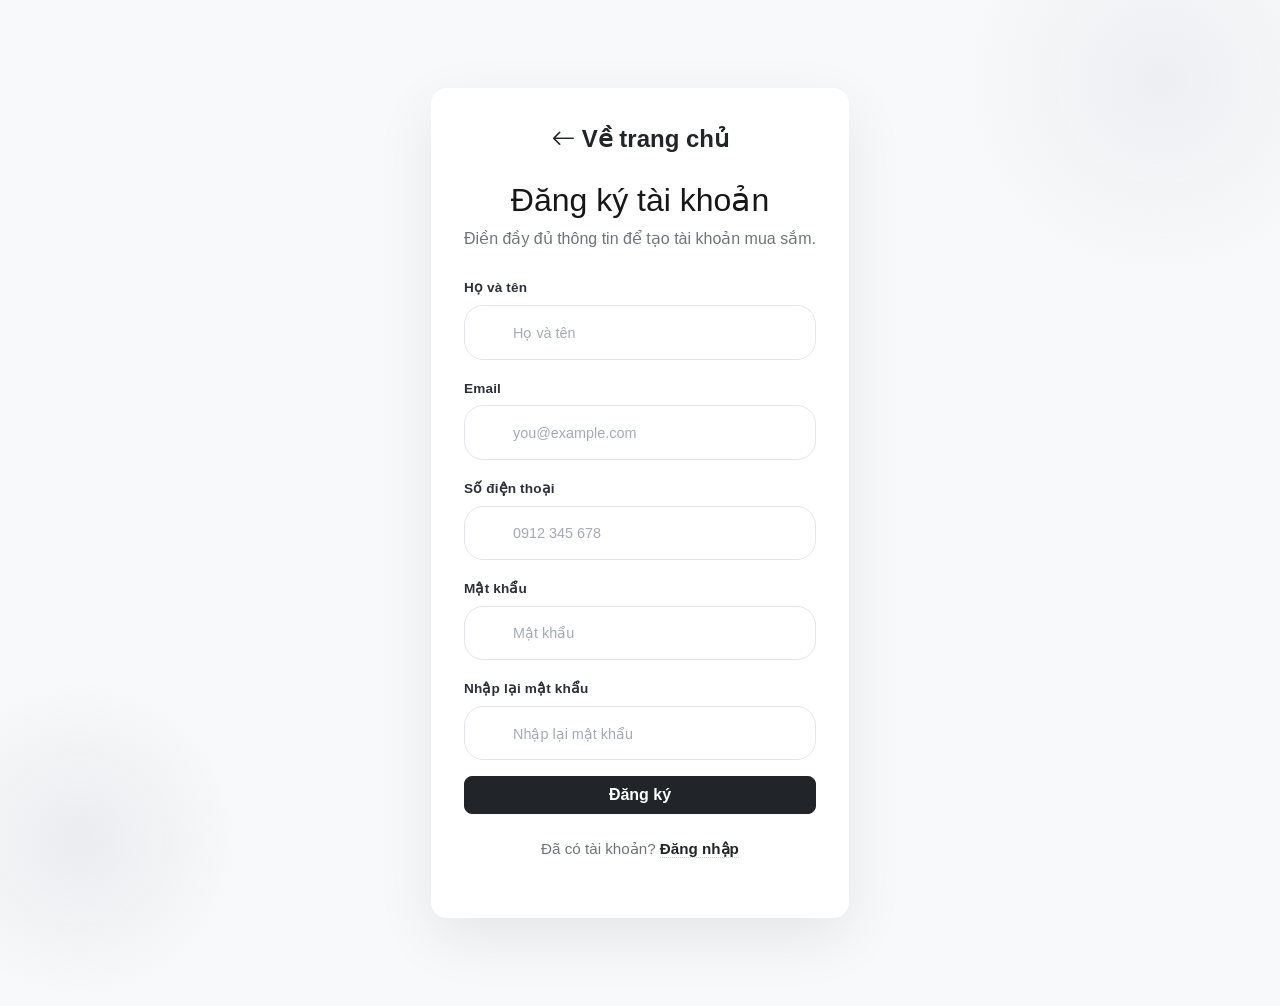
<file: create-account.html>
<!doctype html>
<html lang="vi">

<head>
  <meta charset="UTF-8">
  <meta name="viewport" content="width=device-width, initial-scale=1.0">
  <title>Đăng ký | SoleStyle</title>
 
  <link href="https://cdn.jsdelivr.net/npm/bootstrap@5.3.3/dist/css/bootstrap.min.css" rel="stylesheet">
  <link href="https://cdn.jsdelivr.net/npm/bootstrap-icons@1.11.3/font/bootstrap-icons.min.css" rel="stylesheet">
  <link rel="stylesheet" href="assets/css/base.css">
  <link rel="stylesheet" href="assets/css/components/header.css">
  <link rel="stylesheet" href="assets/css/components/footer.css">
  <link rel="stylesheet" href="assets/css/components/breadcrumb.css"> 
  <link rel="stylesheet" href="assets/css/pages/login.css">
  <style> 
    body { background: #f8f9fa; min-height: 100vh; }
    .auth-page { padding: 4rem 0; }
    .auth-card { max-width: 540px; margin: 0 auto; background: #fff; border-radius: 1rem; box-shadow: 0 20px 60px rgba(0,0,0,.08); padding: 2rem; }
    .auth-card h1 { font-size: 2rem; margin-bottom: 0.5rem; }
    .auth-card p { color: #6c757d; margin-bottom: 1.5rem; }
    .auth-footer { font-size: 0.95rem; color: #6c757d; margin-top: 1.5rem; }
    .auth-footer a { color: #212529; font-weight: 600; }
    .thong-bao-bieu-mau { margin-bottom: 1rem; }
  </style>
</head>

<body data-page="create-account">
 
  <main class="auth-page">
    <div class="auth-card"> 
      <div class="mb-4 text-center">
        <a href="index.html" class="text-decoration-none text-dark fs-4 fw-bold">
          <i class="bi bi-arrow-left"></i> Về trang chủ
        </a>
      </div> 
      <div class="text-center mb-4">
        <h1>Đăng ký tài khoản</h1>
        <p>Điền đầy đủ thông tin để tạo tài khoản mua sắm.</p>
      </div>
 
      <div id="thong-bao-dang-ky" class="thong-bao-bieu-mau d-none"></div>
 
      <form id="bieu-mau-dang-ky" novalidate>
        <div class="mb-3">
          <label for="ho-ten-dang-ky" class="form-label">Họ và tên</label>
          <input id="ho-ten-dang-ky" class="form-control" type="text" placeholder="Họ và tên" required />
        </div>
        <div class="mb-3">
          <label for="email-dang-ky" class="form-label">Email</label>
          <input id="email-dang-ky" class="form-control" type="email" placeholder="you@example.com" required />
        </div>
        <div class="mb-3">
          <label for="dien-thoai-dang-ky" class="form-label">Số điện thoại</label>
          <input id="dien-thoai-dang-ky" class="form-control" type="tel" placeholder="0912 345 678" required />
        </div>
        <div class="mb-3">
          <label for="mat-khau-dang-ky" class="form-label">Mật khẩu</label>
          <input id="mat-khau-dang-ky" class="form-control" type="password" placeholder="Mật khẩu" minlength="5" required />
        </div>
        <div class="mb-3">
          <label for="nhap-lai-mat-khau" class="form-label">Nhập lại mật khẩu</label>
          <input id="nhap-lai-mat-khau" class="form-control" type="password" placeholder="Nhập lại mật khẩu" minlength="5" required />
        </div> 
        <button class="btn btn-dark w-100" type="submit">Đăng ký</button>
      </form>
 
      <div class="auth-footer text-center">
        <p>Đã có tài khoản? <a href="login.html">Đăng nhập</a></p>
      </div>
    </div>
  </main>
 
  <script src="assets/js/data/products.js"></script>
  <script src="assets/js/core/common.js"></script>         
  <script src="assets/js/pages/create-account.js"></script> 
  <script src="https://cdn.jsdelivr.net/npm/bootstrap@5.3.3/dist/js/bootstrap.bundle.min.js"></script>
</body>
</html>
</file>
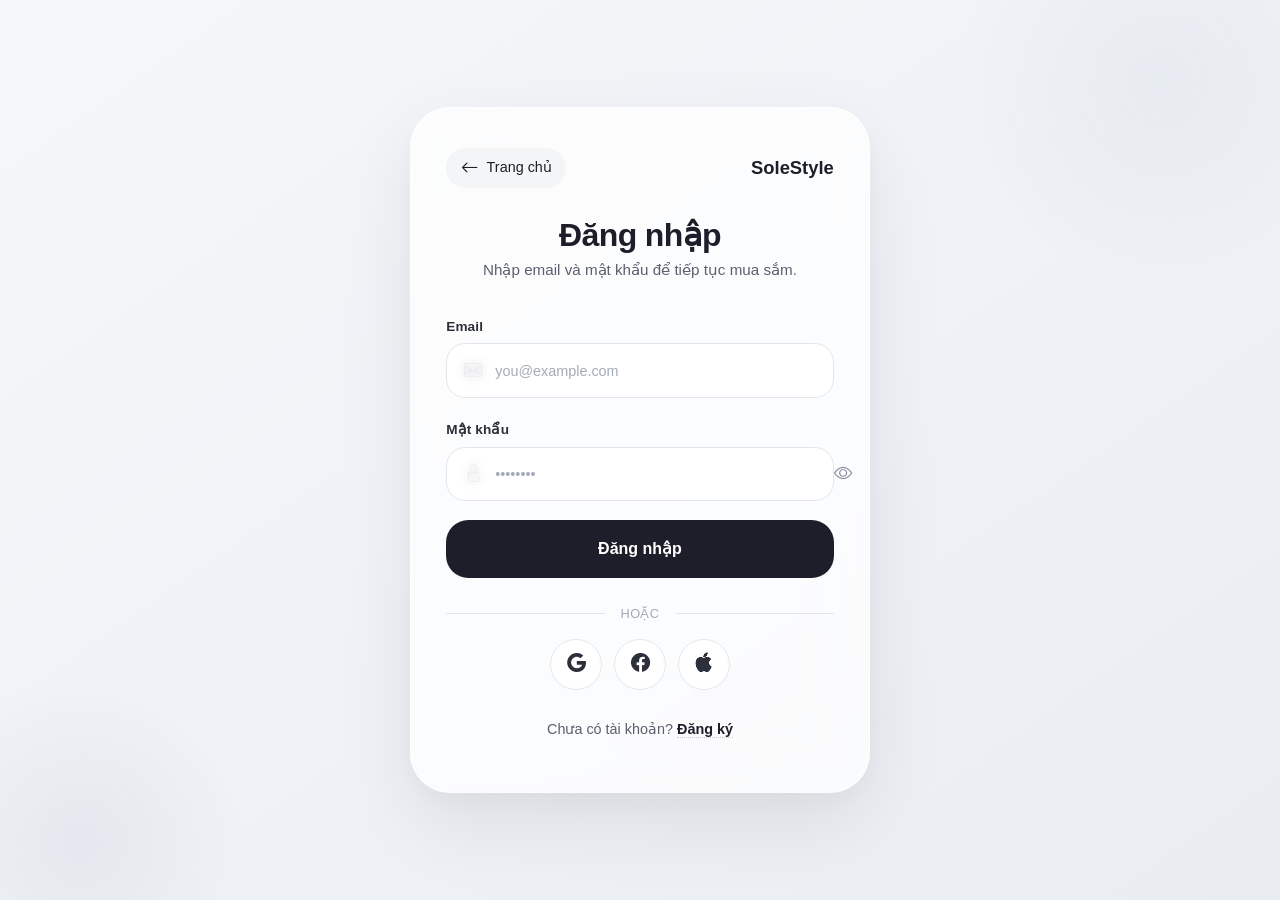
<file: login.html>
<!doctype html>
<html lang="vi">

<head>
  <meta charset="UTF-8">
  <meta name="viewport" content="width=device-width, initial-scale=1.0">
  <title>Đăng nhập | SoleStyle</title>
 
  <link href="https://cdn.jsdelivr.net/npm/bootstrap@5.3.3/dist/css/bootstrap.min.css" rel="stylesheet">
  <link href="https://cdn.jsdelivr.net/npm/bootstrap-icons@1.11.3/font/bootstrap-icons.min.css" rel="stylesheet">
  <link rel="stylesheet" href="assets/css/base.css">
  <link rel="stylesheet" href="assets/css/components/header.css">
  <link rel="stylesheet" href="assets/css/components/footer.css">
  <link rel="stylesheet" href="assets/css/components/breadcrumb.css"> 
  <link rel="stylesheet" href="assets/css/pages/login.css">
</head>

<body data-page="login">
 
  <div class="auth-card">
 
    <div class="auth-header">
      <a href="index.html" class="back-home">
        <i class="bi bi-arrow-left"></i> Trang chủ
      </a>
      <a href="index.html" class="brand-icon">
        <i class="bi bi-shoe-print"></i> SoleStyle
      </a>
    </div>
 
    <div class="auth-title">
      <h1>Đăng nhập</h1>
      <p>Nhập email và mật khẩu để tiếp tục mua sắm.</p>
    </div>
 
    <div id="thong-bao-dang-nhap" class="thong-bao-bieu-mau">
      <i class="bi bi-info-circle"></i>
      <span id="thong-bao-noi-dung"></span>
    </div>
 
    <form id="bieu-mau-dang-nhap" novalidate>
      <div class="form-group">
        <label for="email-dang-nhap" class="form-label">Email</label>
        <div class="input-wrapper">
          <i class="bi bi-envelope"></i>
          <input id="email-dang-nhap" class="form-control" type="email" placeholder="you@example.com" required />
        </div> 
        <div class="invalid-feedback" id="email-feedback">Vui lòng nhập email hợp lệ.</div>
      </div>

      <div class="form-group">
        <label for="mat-khau-dang-nhap" class="form-label">Mật khẩu</label>
        <div class="input-wrapper">
          <i class="bi bi-lock"></i>
          <input id="mat-khau-dang-nhap" class="form-control" type="password" placeholder="••••••••" minlength="5" required /> 
          <button type="button" class="toggle-password" id="togglePassword" aria-label="Hiển thị mật khẩu">
            <i class="bi bi-eye"></i>
          </button>
        </div>
        <div class="invalid-feedback" id="password-feedback">Mật khẩu tối thiểu 5 ký tự.</div>
      </div>
 
      <button class="btn-login" type="submit" id="btnDangNhap">
        <span class="btn-text">Đăng nhập</span>
        <span class="spinner"></span>  
      </button>
    </form> 
    <div class="divider">HOẶC</div>
    <div class="social-login">
      <a href="#" class="social-btn"><i class="bi bi-google"></i></a>
      <a href="#" class="social-btn"><i class="bi bi-facebook"></i></a>
      <a href="#" class="social-btn"><i class="bi bi-apple"></i></a>
    </div>
 
    <div class="auth-footer">
      <p>Chưa có tài khoản? <a href="create-account.html">Đăng ký</a></p>
    </div>
  </div> 
  <script src="assets/js/pages/login.js"></script>
</body>
</html>
</file>
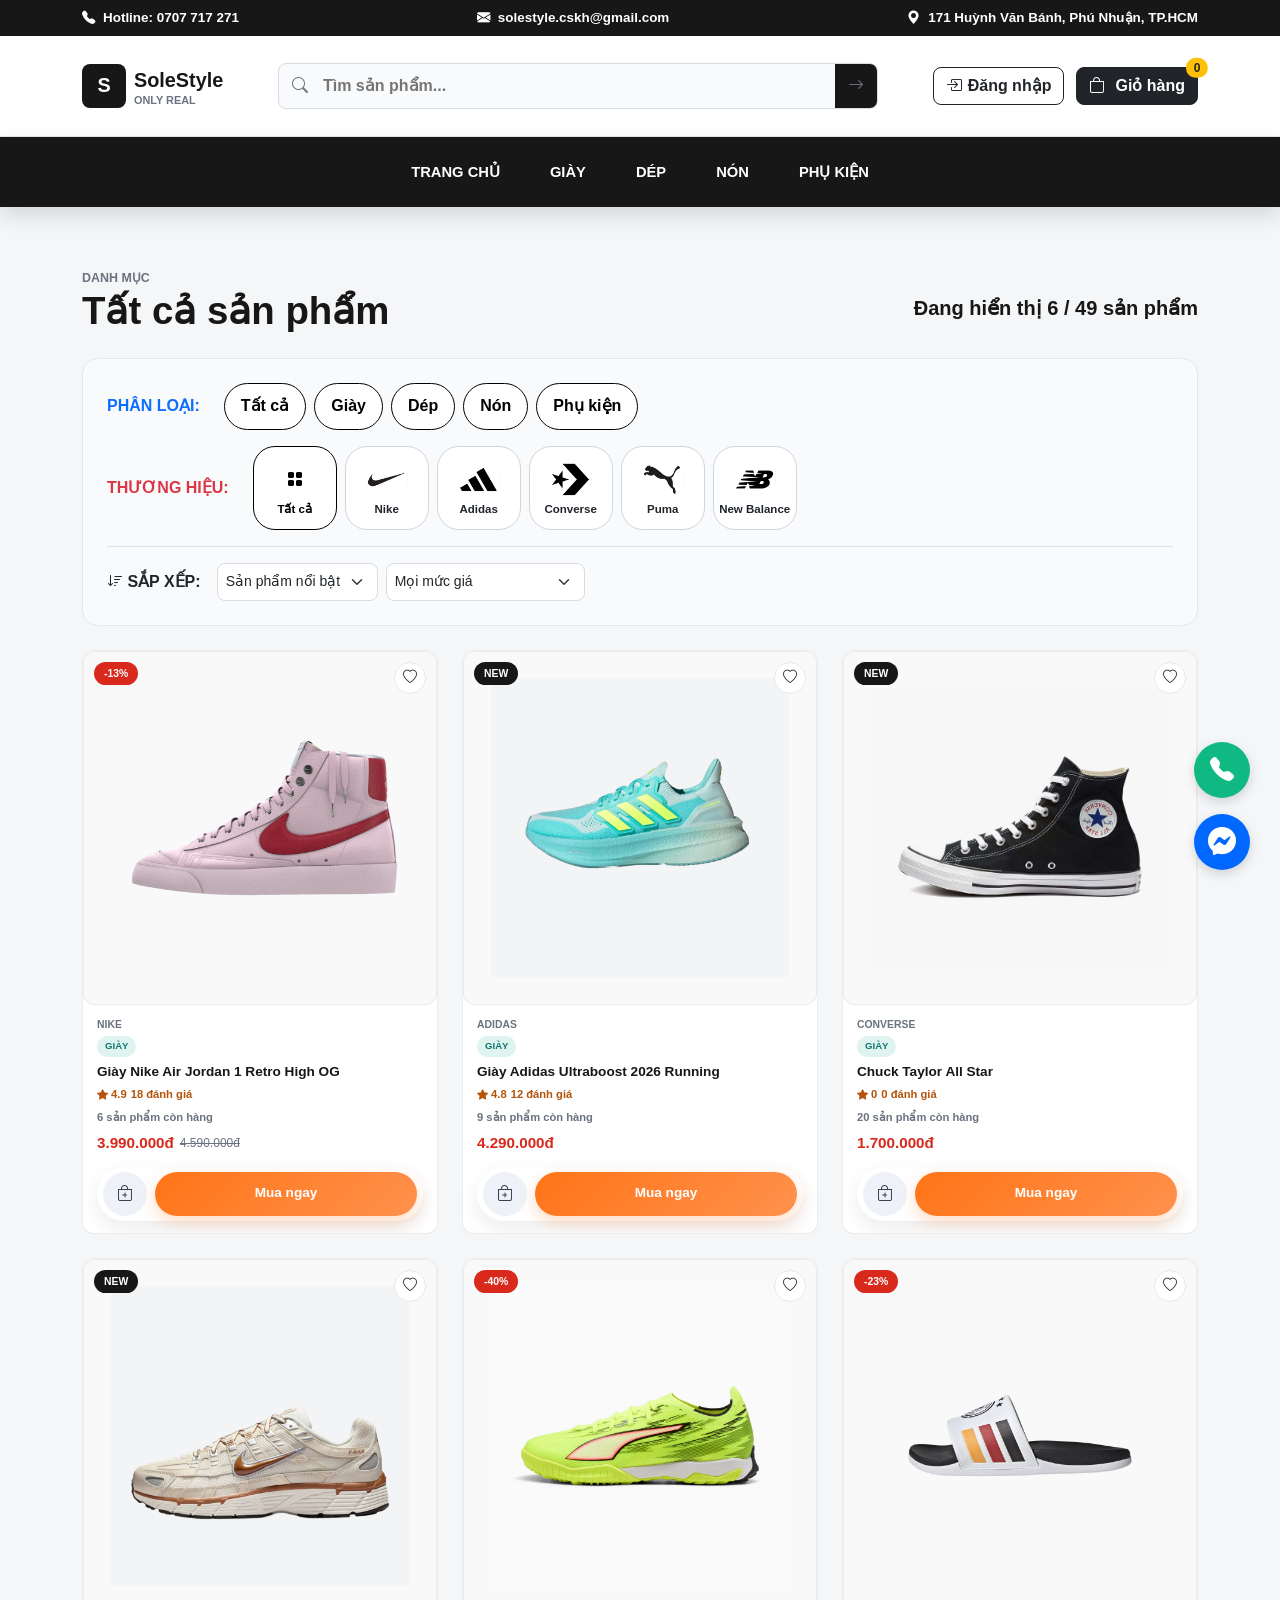
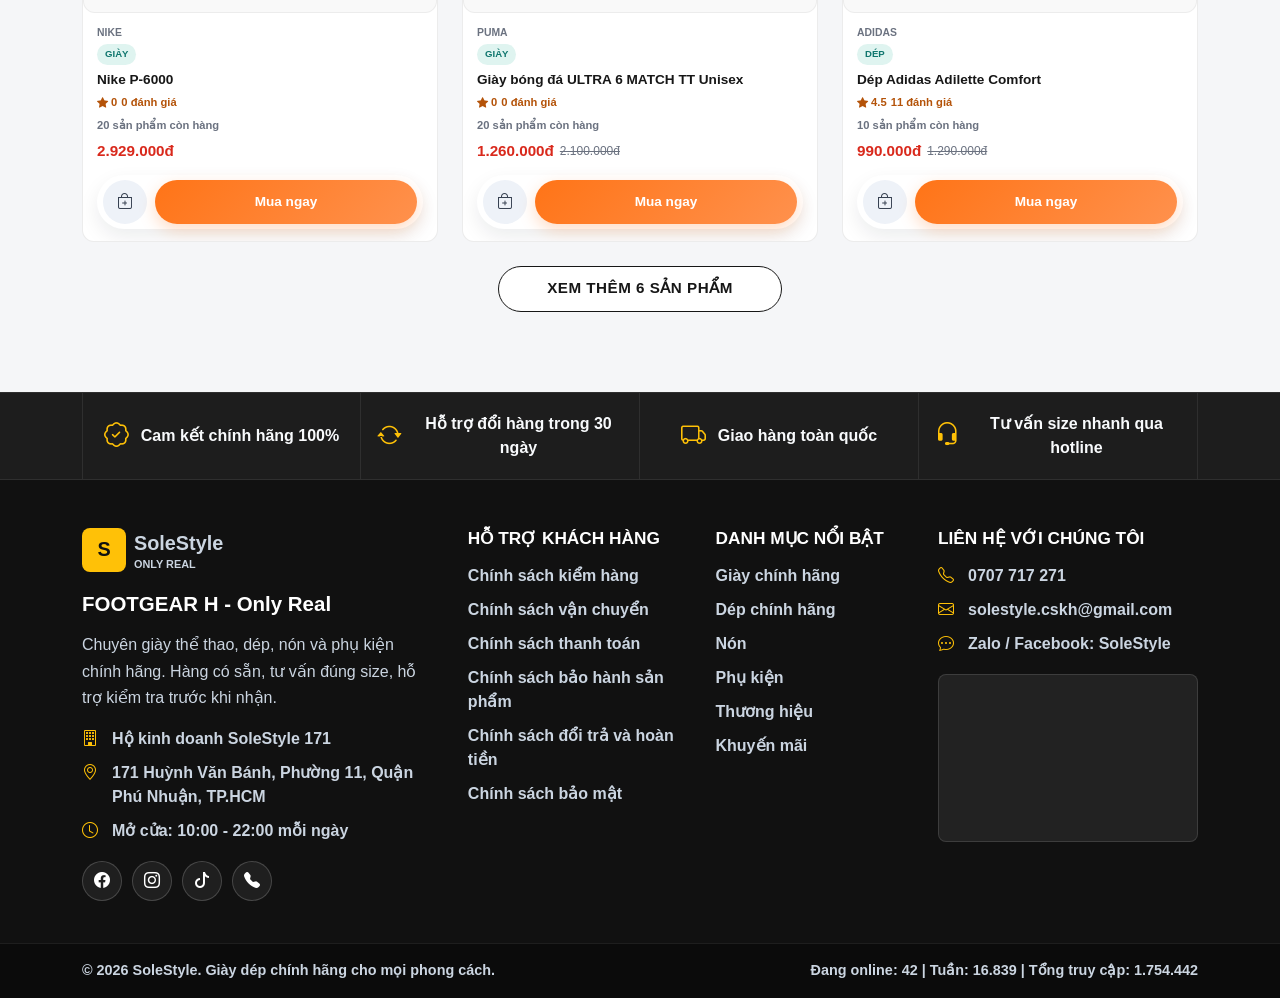
<file: products.html>
<!doctype html>
<html lang="vi">

<head>
  <meta charset="utf-8">
  <meta name="viewport" content="width=device-width, initial-scale=1">
  <title>Sản phẩm - SoleStyle</title> 
  <link href="https://cdn.jsdelivr.net/npm/bootstrap@5.3.3/dist/css/bootstrap.min.css" rel="stylesheet">
  <link href="https://cdn.jsdelivr.net/npm/bootstrap-icons@1.11.3/font/bootstrap-icons.min.css" rel="stylesheet">
  <link rel="stylesheet" href="assets/css/base.css">
  <link rel="stylesheet" href="assets/css/components/header.css">
  <link rel="stylesheet" href="assets/css/components/footer.css">
  <link rel="stylesheet" href="assets/css/components/breadcrumb.css"> 
  <link rel="stylesheet" href="assets/css/pages/products.css">
</head>

<body data-page="products" class="trang-phu"> 
  <div class="floating-contact-wrapper">
    <a href="tel:0368068274" class="floating-contact-btn btn-phone" aria-label="Gọi điện thoại">
      <i class="bi bi-telephone-fill"></i>
      <div class="ring"></div>
      <div class="ring2"></div>
    </a>
    <a href="#" id="messenger-chat-toggle" class="floating-contact-btn btn-zalo" aria-label="Chat với AI">
      <i class="bi bi-messenger"></i>
      <div class="ring"></div>
      <div class="ring2"></div>
    </a>
  </div>
  <div id="chat-box">
    <div class="chat-header">
      <span>Chat AI Hỗ Trợ</span>
      <button id="chat-close">✖</button>
    </div>
    <iframe src="https://www.chatbase.co/chatbot-iframe/L4mRTlZojOYt5UbMKaqWi" width="100%" height="100%" frameborder="0"
      allow="clipboard-write; microphone"></iframe>
  </div> 
  <header class="dau-trang-cua-hang">
    <div class="dai-loi-ich">
      <div class="container noi-dung-dai-loi-ich">
        <span><i class="bi bi-telephone-fill"></i> Hotline: 0707 717 271</span>
        <span><i class="bi bi-envelope-fill"></i> solestyle.cskh@gmail.com</span>
        <span><i class="bi bi-geo-alt-fill"></i> 171 Huỳnh Văn Bánh, Phú Nhuận, TP.HCM</span>
      </div>
    </div>
    <nav class="thanh-chinh-dau-trang navbar">
      <div class="container noi-dung-header">
        <a class="logo-cua-hang d-flex align-items-center gap-2" href="index.html">
          <span class="ky-hieu-logo">S</span>
          <span>SoleStyle<small>Only Real</small></span>
        </a>
        <form id="bieu-mau-tim-kiem-dau-trang" class="thanh-tim-kiem" role="search">
          <i class="bi bi-search"></i>
          <input id="o-tim-kiem" type="search" placeholder="Tìm sản phẩm..." aria-label="Tìm sản phẩm">
          <button type="submit" aria-label="Tìm kiếm"><i class="bi bi-arrow-right"></i></button>
        </form>
        <div class="hanh-dong-header">
          <div id="hanh-dong-khach" class="nhom-tai-khoan">
            <a class="btn btn-outline-dark nut-dang-nhap" href="login.html">
              <i class="bi bi-box-arrow-in-right"></i><span>Đăng nhập</span>
            </a>
          </div>
          <div id="hanh-dong-nguoi-dung" class="dropdown d-none">
            <button class="btn btn-outline-dark dropdown-toggle" type="button" data-bs-toggle="dropdown">
              <i class="bi bi-person-circle"></i><span id="ten-nguoi-dung">Tài khoản</span>
            </button>
            <ul class="dropdown-menu dropdown-menu-end">
              <li><a class="dropdown-item" href="profile.html">Hồ sơ</a></li>
              <li><span id="email-nguoi-dung" class="dropdown-item-text text-secondary"></span></li>
              <li><button id="nut-dang-xuat" class="dropdown-item" type="button">Đăng xuất</button></li>
            </ul>
          </div>
          <button id="nut-mo-gio-hang" class="btn btn-dark position-relative nut-gio-hang" type="button"
            data-bs-toggle="offcanvas" data-bs-target="#khung-gio-hang">
            <i class="bi bi-bag"></i><span class="chu-gio-hang ms-1">Giỏ hàng</span>
            <span id="so-luong-gio-hang"
              class="position-absolute top-0 start-100 translate-middle badge rounded-pill bg-warning text-dark">0</span>
          </button>
        </div>
      </div>
    </nav>
    <nav class="thanh-dieu-huong thanh-danh-muc navbar navbar-expand-lg sticky-top">
      <div class="container">
        <button class="navbar-toggler" type="button" data-bs-toggle="collapse" data-bs-target="#khung-menu"><span
            class="navbar-toggler-icon"></span></button>
        <div class="collapse navbar-collapse" id="khung-menu">
          <ul class="navbar-nav danh-sach-danh-muc mx-auto mb-2 mb-lg-0 align-items-lg-center">
            <li class="nav-item"><a class="nav-link" href="index.html">Trang chủ</a></li>
            <li class="nav-item"><button class="nav-link nut-loc-danh-muc" type="button"
                data-loc-danh-muc="Giày">Giày</button></li>
            <li class="nav-item"><button class="nav-link nut-loc-danh-muc" type="button"
                data-loc-danh-muc="Dép">Dép</button></li>
            <li class="nav-item"><button class="nav-link nut-loc-danh-muc" type="button"
                data-loc-danh-muc="Nón">Nón</button></li>
            <li class="nav-item"><button class="nav-link nut-loc-danh-muc" type="button"
                data-loc-danh-muc="Phụ kiện">Phụ kiện</button></li>
          </ul>
        </div>
      </div>
    </nav>
  </header>

  <main> 
    <section id="khu-san-pham" class="khu-san-pham section-trang">
      <div class="container">
        <div class="tieu-de-trang mb-4">
          <div>
            <p class="chu-nho">Danh mục</p>
            <h1 id="tieu-de-danh-sach-san-pham">Tất cả sản phẩm</h1>
          </div>
          <span id="so-ket-qua" class="so-ket-qua">0 sản phẩm</span>
        </div>

        <div class="bo-cuc-mua-hang d-block">
          <div class="cot-danh-sach w-100"> 
            <div class="bo-loc-ngang mb-4 p-4 rounded-4" style="background-color: #f8fafc; border: 1px solid #e5e7eb;"> 
              <div class="d-none" aria-hidden="true">
                <input type="radio" class="loc-danh-muc" name="loc-danh-muc" value="tat-ca">
                <input type="radio" class="loc-danh-muc" name="loc-danh-muc" value="Giày">
                <input type="radio" class="loc-danh-muc" name="loc-danh-muc" value="Dép">
                <input type="radio" class="loc-danh-muc" name="loc-danh-muc" value="Nón">
                <input type="radio" class="loc-danh-muc" name="loc-danh-muc" value="Phụ kiện">
                <input type="radio" class="loc-thuong-hieu" name="loc-thuong-hieu" value="tat-ca">
                <input type="radio" class="loc-thuong-hieu" name="loc-thuong-hieu" value="Nike">
                <input type="radio" class="loc-thuong-hieu" name="loc-thuong-hieu" value="Adidas">
                <input type="radio" class="loc-thuong-hieu" name="loc-thuong-hieu" value="Converse">
                <input type="radio" class="loc-thuong-hieu" name="loc-thuong-hieu" value="Puma">
                <input type="radio" class="loc-thuong-hieu" name="loc-thuong-hieu" value="New Balance">
              </div>
 
              <div class="d-flex flex-wrap align-items-center gap-2 mb-3">
                <span class="fw-bold me-3 text-primary">PHÂN LOẠI:</span>
                <button type="button" class="btn filter-category-button active" data-loc-danh-muc="tat-ca">Tất
                  cả</button>
                <button type="button" class="btn filter-category-button" data-loc-danh-muc="Giày">Giày</button>
                <button type="button" class="btn filter-category-button" data-loc-danh-muc="Dép">Dép</button>
                <button type="button" class="btn filter-category-button" data-loc-danh-muc="Nón">Nón</button>
                <button type="button" class="btn filter-category-button" data-loc-danh-muc="Phụ kiện">Phụ kiện</button>
              </div>
 
              <div class="d-flex flex-wrap align-items-center gap-2 mb-3">
                <span class="fw-bold me-3 text-danger">THƯƠNG HIỆU:</span>
                <button type="button" class="btn btn-pill-outline filter-brand-button active"
                  data-loc-thuong-hieu="tat-ca">
                  <span class="filter-logo"><i class="bi bi-grid-fill"></i></span>
                  <span class="filter-text">Tất cả</span>
                </button>
                <button type="button" class="btn btn-pill-outline filter-brand-button" data-loc-thuong-hieu="Nike">
                  <span class="filter-logo"><img src="assets/img/logoNike.png" alt="Nike logo"></span>
                  <span class="filter-text">Nike</span>
                </button>
                <button type="button" class="btn btn-pill-outline filter-brand-button" data-loc-thuong-hieu="Adidas">
                  <span class="filter-logo"><img src="assets/img/logoAdidas.png" alt="Adidas logo"></span>
                  <span class="filter-text">Adidas</span>
                </button>
                <button type="button" class="btn btn-pill-outline filter-brand-button" data-loc-thuong-hieu="Converse">
                  <span class="filter-logo"><img src="assets/img/logoConverse.png" alt="Converse logo"></span>
                  <span class="filter-text">Converse</span>
                </button>
                <button type="button" class="btn btn-pill-outline filter-brand-button" data-loc-thuong-hieu="Puma">
                  <span class="filter-logo"><img src="assets/img/logoPuma.png" alt="Puma logo"></span>
                  <span class="filter-text">Puma</span>
                </button>
                <button type="button" class="btn btn-pill-outline filter-brand-button"
                  data-loc-thuong-hieu="New Balance">
                  <span class="filter-logo"><img src="assets/img/logoNewBalance.png" alt="New Balance logo"></span>
                  <span class="filter-text">New Balance</span>
                </button>
              </div>
 
              <div class="d-flex flex-wrap align-items-center gap-3 pt-3 border-top">
                <span class="fw-bold text-dark"><i class="bi bi-sort-down"></i> SẮP XẾP:</span>
                <div class="d-flex gap-2">
                  <select id="sap-xep-san-pham" class="form-select form-select-sm"
                    style="width: auto; min-height: 38px; border-radius: 8px;">
                    <option value="noi-bat">Sản phẩm nổi bật</option>
                    <option value="gia-tang">Giá thấp đến cao</option>
                    <option value="gia-giam">Giá cao đến thấp</option>
                    <option value="giam-gia">Đang giảm giá</option>
                  </select>
                  <select id="loc-khoang-gia" class="form-select form-select-sm"
                    style="width: auto; min-height: 38px; border-radius: 8px;">
                    <option value="tat-ca">Mọi mức giá</option>
                    <option value="duoi-2-trieu">Dưới 2.000.000đ</option>
                    <option value="tu-2-den-3-trieu">2.000.000đ - 3.000.000đ</option>
                    <option value="tren-3-trieu">Trên 3.000.000đ</option>
                  </select>
                </div>
              </div>
            </div>
 
            <div id="luoi-san-pham" class="row g-3 g-lg-4"></div>
            <div class="khung-xem-them mt-4">
              <button id="nut-xem-them" class="btn btn-dark px-5 py-2 rounded-pill fw-bold" type="button">Xem thêm sản
                phẩm</button>
            </div>
          </div>
        </div>
      </div>
    </section>
    <div id="nen-bo-loc" class="nen-bo-loc" hidden></div>
  </main>
 
  <div class="offcanvas offcanvas-end" tabindex="-1" id="khung-gio-hang">
    <div class="offcanvas-header">
      <h2 class="offcanvas-title">Giỏ hàng</h2>
      <button type="button" class="btn-close" data-bs-dismiss="offcanvas" aria-label="Đóng"></button>
    </div>
    <div class="offcanvas-body d-flex flex-column">
      <div id="danh-sach-gio-hang" class="danh-sach-gio-hang"></div>
      <div class="tong-gio-hang mt-auto">
        <div class="d-flex justify-content-between align-items-center mb-3">
          <span>Tổng cộng</span><strong id="tong-tien-gio-hang">0đ</strong>
        </div>
        <button id="nut-thanh-toan" class="btn btn-dark w-100 py-2 rounded-pill fw-bold" type="button">Thanh
          toán</button>
      </div>
    </div>
  </div>

  <div class="toast-container position-fixed bottom-0 end-0 p-3">
    <div id="thong-bao-nhanh" class="toast align-items-center text-bg-dark border-0" role="status" aria-live="polite"
      aria-atomic="true">
      <div class="d-flex">
        <div id="noi-dung-thong-bao" class="toast-body">Đã cập nhật.</div>
        <button type="button" class="btn-close btn-close-white me-2 m-auto" data-bs-dismiss="toast"
          aria-label="Đóng"></button>
      </div>
    </div>
  </div>

  <footer id="chan-trang" class="chan-trang">
    <div class="dai-cam-ket-footer">
      <div class="container luoi-cam-ket">
        <div>
          <i class="bi bi-patch-check"></i>
          <span>Cam kết chính hãng 100%</span>
        </div>
        <div>
          <i class="bi bi-arrow-repeat"></i>
          <span>Hỗ trợ đổi hàng trong 30 ngày</span>
        </div>
        <div>
          <i class="bi bi-truck"></i>
          <span>Giao hàng toàn quốc</span>
        </div>
        <div>
          <i class="bi bi-headset"></i>
          <span>Tư vấn size nhanh qua hotline</span>
        </div>
      </div>
    </div>

    <div class="container noi-dung-footer">
      <div class="cot-footer cot-thuong-hieu-footer">
        <a class="logo-cua-hang logo-footer d-flex align-items-center gap-2" href="#">
          <span class="ky-hieu-logo">S</span>
          <span>
            SoleStyle
            <small>Only Real</small>
          </span>
        </a>
        <h2>FOOTGEAR H - Only Real</h2>
        <p>Chuyên giày thể thao, dép, nón và phụ kiện chính hãng. Hàng có sẵn, tư vấn đúng size, hỗ trợ kiểm tra trước
          khi nhận.</p>
        <ul class="thong-tin-cua-hang">
          <li><i class="bi bi-building"></i> Hộ kinh doanh SoleStyle 171</li>
          <li><i class="bi bi-geo-alt"></i> 171 Huỳnh Văn Bánh, Phường 11, Quận Phú Nhuận, TP.HCM</li>
          <li><i class="bi bi-clock"></i> Mở cửa: 10:00 - 22:00 mỗi ngày</li>
        </ul>
        <div class="mang-xa-hoi">
          <a href="#" aria-label="Facebook"><i class="bi bi-facebook"></i></a>
          <a href="#" aria-label="Instagram"><i class="bi bi-instagram"></i></a>
          <a href="#" aria-label="TikTok"><i class="bi bi-tiktok"></i></a>
          <a href="tel:0707717271" aria-label="Gọi hotline"><i class="bi bi-telephone-fill"></i></a>
        </div>
      </div>

      <div class="cot-footer">
        <h3>Hỗ trợ khách hàng</h3>
        <ul>
          <li><a href="#">Chính sách kiểm hàng</a></li>
          <li><a href="#">Chính sách vận chuyển</a></li>
          <li><a href="#">Chính sách thanh toán</a></li>
          <li><a href="#">Chính sách bảo hành sản phẩm</a></li>
          <li><a href="#">Chính sách đổi trả và hoàn tiền</a></li>
          <li><a href="#">Chính sách bảo mật</a></li>
        </ul>
      </div>

      <div class="cot-footer">
        <h3>Danh mục nổi bật</h3>
        <ul>
          <li><button type="button" data-loc-danh-muc="Giày">Giày chính hãng</button></li>
          <li><button type="button" data-loc-danh-muc="Dép">Dép chính hãng</button></li>
          <li><button type="button" data-loc-danh-muc="Nón">Nón</button></li>
          <li><button type="button" data-loc-danh-muc="Phụ kiện">Phụ kiện</button></li>
          <li><a href="#khu-uu-dai">Thương hiệu</a></li>
          <li><a href="#khu-san-pham">Khuyến mãi</a></li>
        </ul>
      </div>

      <div class="cot-footer">
        <h3>Liên hệ với chúng tôi</h3>
        <ul class="thong-tin-lien-he-footer">
          <li><i class="bi bi-telephone"></i> 0707 717 271</li>
          <li><i class="bi bi-envelope"></i> solestyle.cskh@gmail.com</li>
          <li><i class="bi bi-chat-dots"></i> Zalo / Facebook: SoleStyle</li>
        </ul>
        <div class="khung-ban-do">
          <iframe title="Bản đồ cửa hàng SoleStyle"
            src="https://maps.google.com/maps?q=171%20Hu%E1%BB%B3nh%20V%C4%83n%20B%C3%A1nh%20Ph%C3%BA%20Nhu%E1%BA%ADn%20TPHCM&t=&z=14&ie=UTF8&iwloc=&output=embed"
            loading="lazy"></iframe>
        </div>
      </div>
    </div>

    <div class="chan-footer-duoi">
      <div class="container">
        <p>© 2026 SoleStyle. Giày dép chính hãng cho mọi phong cách.</p>
        <span>Đang online: 42 | Tuần: 16.839 | Tổng truy cập: 1.754.442</span>
      </div>
    </div>
  </footer>
 
  <script src="https://cdn.jsdelivr.net/npm/bootstrap@5.3.3/dist/js/bootstrap.bundle.min.js"></script>
  <script src="assets/js/data/products.js"></script>
  <script src="assets/js/core/common.js"></script>
  <script src="assets/js/pages/products.js"></script>    
</body>
</html>
</file>
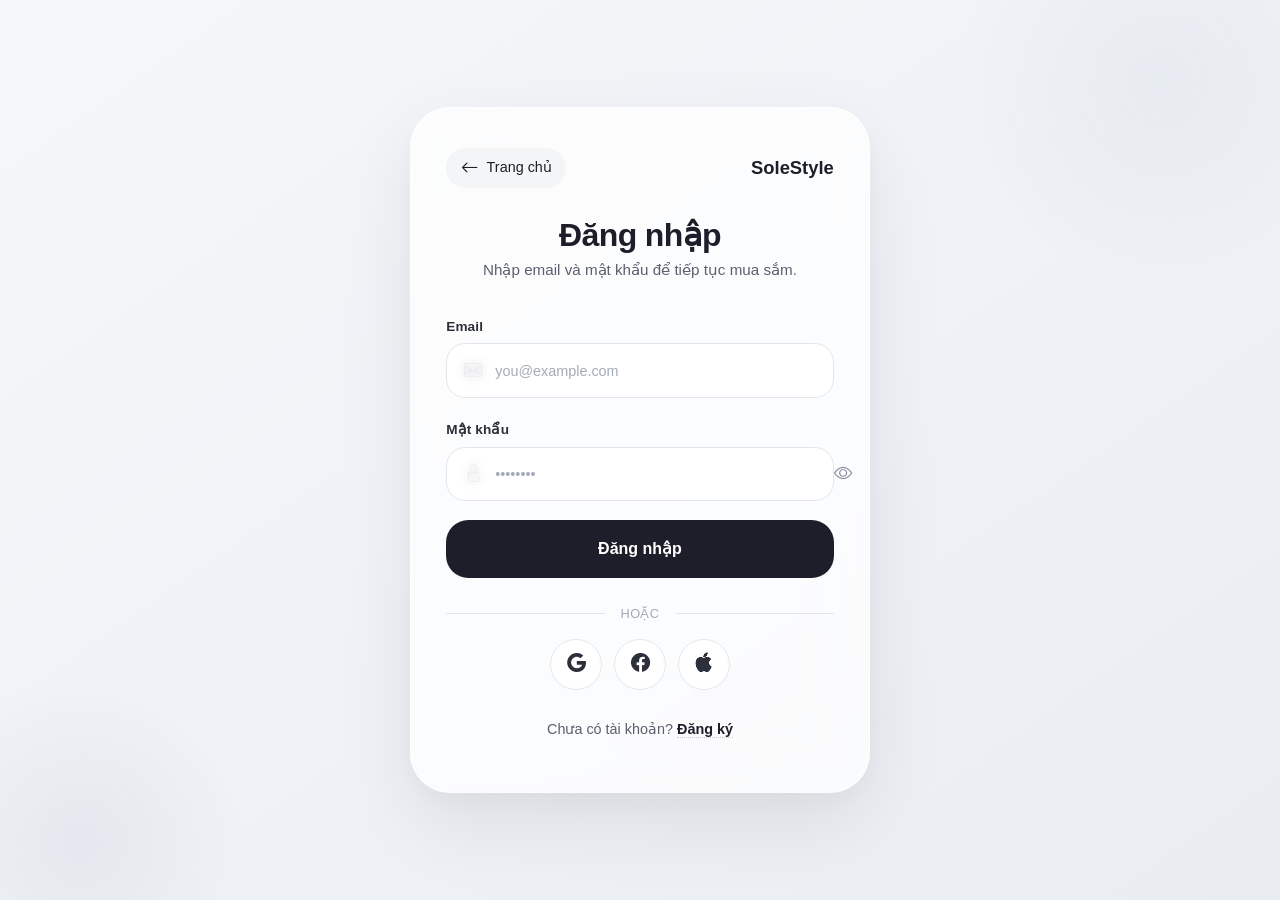
<file: profile.html>
<!doctype html>
<html lang="vi">

<head>
  <meta charset="UTF-8">
  <meta name="viewport" content="width=device-width, initial-scale=1.0">
  <title>Tài khoản của tôi | SoleStyle</title> 
  <link href="https://cdn.jsdelivr.net/npm/bootstrap@5.3.3/dist/css/bootstrap.min.css" rel="stylesheet">
  <link href="https://cdn.jsdelivr.net/npm/bootstrap-icons@1.11.3/font/bootstrap-icons.min.css" rel="stylesheet">
  <link rel="stylesheet" href="assets/css/base.css">
  <link rel="stylesheet" href="assets/css/components/header.css">
  <link rel="stylesheet" href="assets/css/components/footer.css">
  <link rel="stylesheet" href="assets/css/components/breadcrumb.css"> 
  <link rel="stylesheet" href="assets/css/pages/profile.css">
</head>

<body data-page="profile"> 
  <div class="floating-contact-wrapper">
    <a href="tel:0368068274" class="floating-contact-btn btn-phone" aria-label="Gọi điện thoại">
      <i class="bi bi-telephone-fill"></i>
      <div class="ring"></div>
      <div class="ring2"></div>
    </a>
    <a href="#" id="messenger-chat-toggle" class="floating-contact-btn btn-zalo" aria-label="Chat với AI">
      <i class="bi bi-messenger"></i>
      <div class="ring"></div>
      <div class="ring2"></div>
    </a>
  </div>
  <div id="chat-box">
    <div class="chat-header">
      <span>Chat AI Hỗ Trợ</span>
      <button id="chat-close">✖</button>
    </div>
    <iframe src="https://www.chatbase.co/chatbot-iframe/L4mRTlZojOYt5UbMKaqWi" width="100%" height="100%" frameborder="0"
      allow="clipboard-write; microphone"></iframe>
  </div> 
  <header class="top-header container">
    <a href="./index.html" class="back-btn">
      <i class="bi bi-arrow-left"></i>
      <span>Trang chủ</span>
    </a>
    <a href="index.html" class="brand-link">
      <img src="assets/img/logoNike.png" alt="SoleStyle" class="header-logo" />
    </a>
    <div class="header-spacer"></div>
  </header>

  <main class="profile-main">
    <div class="container py-4">
      <div class="row g-4 profile-layout-row"> 
        <div class="col-lg-4 col-xl-3 sidebar-scroll-area">
          <aside class="sidebar-wrapper">
            <div class="user-info-box">
              <div class="avatar-circle">
                <img src="https://placehold.co/100x100/ffedd5/ff7a18?text=U" alt="Avatar" id="profileAvatarImg" />
              </div>
              <div class="user-details">
                <h6 class="mb-1 fw-bold text-uppercase user-name-text" id="profileName">Account Name</h6>
                <div class="text-muted small" id="profileEmail">email@example.com</div>
                <div class="text-muted small" id="profilePhone">Chưa cập nhật</div>
              </div>
            </div>

            <div class="mobile-order-section mobile-only-block">
              <div class="section-header-sm">
                <span class="fw-bold">Đơn hàng của tôi</span>
                <a href="#" class="view-all-link-sm nav-trigger" data-trigger="#tab-orders">Xem tất cả <i class="bi bi-chevron-right"></i></a>
              </div>
              <div class="order-status-grid">
                <a href="#" class="status-item nav-trigger" data-trigger="#tab-orders" data-sub-target="#order-processing">
                  <div class="status-icon"><i class="bi bi-clock"></i></div>
                  <span>Đang xử lý</span>
                </a>
                <a href="#" class="status-item nav-trigger" data-trigger="#tab-orders" data-sub-target="#order-shipping">
                  <div class="status-icon"><i class="bi bi-truck"></i></div>
                  <span>Đang giao hàng</span>
                </a>
                <a href="#" class="status-item nav-trigger" data-trigger="#tab-orders" data-sub-target="#order-completed">
                  <div class="status-icon"><i class="bi bi-check-circle"></i></div>
                  <span>Hoàn tất</span>
                </a>
              </div>
            </div>

            <div class="sidebar-menu list-menu-mobile">
              <a href="#" class="nav-item active desktop-only-menu" data-target="#tab-overview">
                <div class="nav-item-left"><i class="bi bi-house-door-fill"></i> <span>Tổng quan</span></div>
                <i class="bi bi-chevron-right chevron-icon"></i>
              </a>
              <a href="#" class="nav-item desktop-only-menu" data-target="#tab-orders">
                <div class="nav-item-left"><i class="bi bi-box-seam"></i> <span>Đơn hàng của tôi</span></div>
                <i class="bi bi-chevron-right chevron-icon"></i>
              </a>
            </div>

            <div class="points-card-wrapper mobile-points-wrapper">
              <div class="section-header-sm mobile-only-flex">
                <span class="fw-bold">Khách hàng thân thiết</span>
                <a href="#" class="view-all-link-sm nav-trigger" data-trigger="#tab-rules">Xem thể lệ <i class="bi bi-chevron-right"></i></a>
              </div>
              <div class="points-card">
                <p class="mb-1 text-white fw-medium">Điểm thưởng của bạn</p>
                <div class="d-flex align-items-center mb-1">
                  <div class="point-coin me-2">T</div>
                  <h3 class="mb-0 fw-bold text-white">0</h3>
                </div>
                <a href="#" class="text-white small text-decoration-none d-inline-flex align-items-center gap-1 nav-trigger desktop-rule-link" data-trigger="#tab-rules">
                  Xem thể lệ <i class="bi bi-chevron-right" style="font-size: 0.7rem"></i>
                </a>
                <i class="bi bi-coin bg-icon"></i>
              </div>
            </div>

            <div class="sidebar-menu list-menu-mobile">
              <a href="#" class="nav-item" data-target="#tab-point-history">
                <div class="nav-item-left"><i class="bi bi-clock-history"></i> <span>Lịch sử điểm thưởng</span></div>
                <i class="bi bi-chevron-right chevron-icon"></i>
              </a>
              <a href="#" class="nav-item" data-target="#tab-address">
                <div class="nav-item-left"><i class="bi bi-geo-alt"></i> <span>Sổ địa chỉ nhận hàng</span></div>
                <i class="bi bi-chevron-right chevron-icon"></i>
              </a>
            </div>

            <div class="sidebar-menu mt-3 border-0 list-menu-mobile">
              <a href="#" id="logoutBtn" class="nav-item text-danger">
                <div class="nav-item-left"><i class="bi bi-box-arrow-right"></i> <span>Đăng xuất</span></div>
                <i class="bi bi-chevron-right chevron-icon"></i>
              </a>
            </div>
          </aside>
        </div>
 
        <div class="col-lg-8 col-xl-9 content-scroll-area"> 
          <div id="tab-overview" class="tab-pane active">
            <section class="content-block mb-4">
              <div class="section-header">
                <h3 class="section-title">Đơn hàng gần đây</h3>
                <a href="#" class="view-all-link nav-trigger" data-trigger="#tab-orders">Xem tất cả <i class="bi bi-chevron-right"></i></a>
              </div>
              <div class="empty-state py-4">
                <i class="bi bi-box-seam text-muted" style="font-size: 3rem"></i>
                <h5 class="mt-3 text-muted">Bạn chưa có đơn hàng nào gần đây</h5>
                <p class="text-muted small">Các đơn hàng mới của bạn sẽ được hiển thị tại đây.</p>
              </div>
            </section>
          </div>
 
          <div id="tab-orders" class="tab-pane">
            <section class="content-block h-100">
              <div class="section-header border-bottom pb-3 mb-3 d-flex justify-content-between align-items-center">
                <h3 class="section-title fs-5 mb-0">Đơn hàng của tôi</h3>
              </div>
              <div class="order-search-box mb-3">
                <form action="#">
                  <input type="text" placeholder="Tìm theo tên đơn, mã đơn hoặc tên sản phẩm" class="form-control py-2 ps-3 pe-5" />
                  <i class="bi bi-search fs-5"></i>
                </form>
              </div>
              <div class="fpt-tabs-wrapper mb-4 border-bottom">
                <div class="fpt-tabs">
                  <button class="fpt-tab-item active" data-target-pane="#order-all">Tất cả</button>
                  <button class="fpt-tab-item" data-target-pane="#order-processing">Đang xử lý</button>
                  <button class="fpt-tab-item" data-target-pane="#order-shipping">Đang giao</button>
                  <button class="fpt-tab-item" data-target-pane="#order-completed">Hoàn tất</button>
                  <button class="fpt-tab-item" data-target-pane="#order-cancelled">Đã hủy</button>
                  <button class="fpt-tab-item" data-target-pane="#order-returned">Trả hàng</button>
                </div>
              </div>
              <div class="fpt-panes-container">
                <div id="order-all" class="fpt-pane active"></div>
                <div id="order-processing" class="fpt-pane"></div>
                <div id="order-shipping" class="fpt-pane"></div>
                <div id="order-completed" class="fpt-pane"></div>
                <div id="order-cancelled" class="fpt-pane"></div>
                <div id="order-returned" class="fpt-pane"></div>
              </div>
            </section>
          </div>
 
          <div id="tab-notifications" class="tab-pane">
            <section class="content-block h-100">
              <div class="section-header border-bottom pb-3 mb-4 d-flex justify-content-between align-items-center">
                <h3 class="section-title fs-5 mb-0">Thông báo của tôi</h3>
              </div>
              <div class="notification-list" id="notificationListContainer"></div>
              <div class="text-center mt-4" id="loadMoreNotifContainer">
                <button id="loadMoreNotifBtn" class="btn btn-outline-dark px-4 py-2 fw-bold" style="border-width: 2px">Xem thêm thông báo <i class="bi bi-chevron-down ms-1"></i></button>
              </div>
            </section>
          </div>
 
          <div id="tab-point-history" class="tab-pane">
            <section class="content-block h-100">
              <div class="section-header border-bottom pb-3 mb-0">
                <h3 class="section-title fs-5 mb-0">Lịch sử điểm thưởng</h3>
              </div>
              <div class="fpt-tabs-wrapper border-bottom mb-4 bg-white">
                <div class="fpt-tabs w-100 justify-content-between">
                  <button class="fpt-tab-item active flex-fill text-center" data-target-pane="#point-all">Tất cả</button>
                  <button class="fpt-tab-item flex-fill text-center" data-target-pane="#point-earned">Đã tích điểm</button>
                  <button class="fpt-tab-item flex-fill text-center" data-target-pane="#point-used">Đã sử dụng</button>
                </div>
              </div>
              <div class="fpt-panes-container">
                <div id="point-all" class="fpt-pane active"></div>
                <div id="point-earned" class="fpt-pane"></div>
                <div id="point-used" class="fpt-pane"></div>
              </div>
            </section>
          </div>
 
          <div id="tab-rules" class="tab-pane">
            <section class="content-block h-100">
              <div class="section-header border-bottom pb-3 mb-4">
                <h3 class="section-title">Thể lệ chương trình Shoe-Store</h3>
              </div>
              <div class="p-3">
                <p class="text-muted mb-4">Với mỗi đơn hàng thành công, bạn sẽ tích lũy được <strong>điểm thưởng</strong> tương ứng <strong>1% giá trị thanh toán</strong> (không bao gồm phí vận chuyển). Điểm tích lũy có thể được sử dụng để <strong>giảm trực tiếp vào đơn hàng tiếp theo</strong> với quy đổi <strong>1 điểm = 1đ</strong>.</p>
              </div>
            </section>
          </div> 
          <div id="tab-address" class="tab-pane">
            <section class="content-block h-100">
              <div class="section-header border-bottom pb-3 mb-4 d-flex justify-content-between align-items-center">
                <h3 class="section-title fs-5 mb-0">Sổ địa chỉ nhận hàng</h3>
                <button class="btn btn-danger-custom btn-sm d-none" id="topAddAddressBtn"><i class="bi bi-plus-lg me-1"></i>Thêm địa chỉ mới</button>
              </div>
              <div class="empty-state py-5" id="addressEmptyState">
                <i class="bi bi-geo-alt text-muted" style="font-size: 3rem"></i>
                <h5 class="mt-3 text-muted">Chưa có địa chỉ nào được lưu</h5>
                <button class="btn btn-outline-danger-custom mt-3" id="emptyAddAddressBtn"><i class="bi bi-plus-lg me-1"></i>Thêm địa chỉ mới</button>
              </div>
              <div id="addressListContainer" class="d-none"></div>
            </section>
          </div>
        </div>
      </div>
    </div>
 
    <div id="logoutModalOverlay" class="custom-modal-overlay">
      <div class="custom-modal-box">
        <button class="custom-modal-close" id="closeModalIcon" aria-label="Đóng"><i class="bi bi-x-lg"></i></button>
        <div class="custom-modal-content">
          <h4 class="custom-modal-title">Đăng xuất</h4>
          <p class="custom-modal-desc">Bạn sẽ không nhận được đặc quyền riêng dành cho thành viên</p>
          <div class="custom-modal-actions">
            <button class="btn btn-danger-custom w-100" id="cancelLogoutBtn">Đóng</button>
            <button class="btn btn-outline-danger-custom w-100" id="confirmLogoutBtn">Đăng xuất</button>
          </div>
        </div>
      </div>
    </div>
 
    <div id="deleteAddressModalOverlay" class="custom-modal-overlay">
      <div class="custom-modal-box">
        <button class="custom-modal-close" id="closeDeleteModalIcon" aria-label="Đóng"><i class="bi bi-x-lg"></i></button>
        <div class="custom-modal-content">
          <i class="bi bi-trash text-danger mb-3 d-block" style="font-size: 4rem"></i>
          <h4 class="custom-modal-title">Xóa địa chỉ</h4>
          <p class="custom-modal-desc">Bạn có chắc chắn muốn xóa địa chỉ này?<br />Hành động này không thể hoàn tác.</p>
          <div class="custom-modal-actions">
            <button class="btn btn-danger-custom w-100" id="cancelDeleteBtn">Không</button>
            <button class="btn btn-outline-danger-custom w-100" id="confirmDeleteBtn">Xóa</button>
          </div>
        </div>
      </div>
    </div>
 
    <div id="addressModalOverlay" class="custom-modal-overlay">
      <div class="address-modal-box">
        <h4 class="fw-bold mb-1">Địa chỉ mới</h4>
        <p class="text-muted small mb-4">Để đặt hàng, vui lòng thêm địa chỉ nhận hàng</p>
        <form id="addressForm">
          <div class="row g-3 mb-3">
            <div class="col-md-6">
              <input type="text" class="form-control form-control-custom" id="addrName" placeholder="Họ và tên" required />
            </div>
            <div class="col-md-6">
              <input type="tel" class="form-control form-control-custom" id="addrPhone" placeholder="Số điện thoại" pattern="[0-9]{10,11}" required />
            </div>
          </div>
          <div class="mb-3">
            <input type="text" class="form-control form-control-custom" id="addrRegion" placeholder="Tỉnh/Thành phố, Quận/Huyện, Phường/Xã" required />
          </div>
          <div class="mb-4">
            <textarea class="form-control form-control-custom" id="addrDetail" rows="2" placeholder="Địa chỉ cụ thể (Số nhà, tên đường...)" required></textarea>
          </div>
          <div class="mb-4">
            <label class="form-label text-muted small d-block mb-2">Loại địa chỉ:</label>
            <div class="d-flex gap-2">
              <button type="button" class="btn btn-outline-secondary address-type-btn active" data-type="Nhà Riêng">Nhà Riêng</button>
              <button type="button" class="btn btn-outline-secondary address-type-btn" data-type="Văn Phòng">Văn Phòng</button>
            </div>
          </div>
          <div class="form-check mb-4 d-flex align-items-center">
            <input class="form-check-input me-2 mt-0" type="checkbox" value="" id="addrDefault" />
            <label class="form-check-label text-dark" for="addrDefault"> Đặt làm địa chỉ mặc định </label>
          </div>
          <div class="d-flex justify-content-end gap-2 mt-2">
            <button type="button" class="btn btn-light border px-4" id="cancelAddressBtn">Trở Lại</button>
            <button type="submit" class="btn btn-danger-custom px-4">Hoàn thành</button>
          </div>
        </form>
      </div>
    </div>
 
    <div class="modal fade" id="orderDetailModal" tabindex="-1" aria-labelledby="orderDetailModalLabel" aria-hidden="true">
      <div class="modal-dialog modal-dialog-centered modal-lg">
        <div class="modal-content rounded-4 border-0 shadow">
          <div class="modal-header border-bottom bg-light rounded-top-4">
            <h5 class="modal-title fw-bold" id="orderDetailModalLabel">Chi tiết đơn hàng</h5>
            <button type="button" class="btn-close shadow-none" data-bs-dismiss="modal" aria-label="Đóng"></button>
          </div>
          <div class="modal-body p-4" id="orderDetailContent"></div>
          <div class="modal-footer border-top bg-light rounded-bottom-4">
            <button type="button" class="btn btn-secondary px-4 rounded-3" data-bs-dismiss="modal">Đóng</button>
          </div>
        </div>
      </div>
    </div>
  </main>
 
  <script src="assets/js/data/products.js"></script>
  <script src="assets/js/core/common.js"></script>
  <script src="assets/js/pages/profile.js"></script>
  <script src="https://cdn.jsdelivr.net/npm/bootstrap@5.3.3/dist/js/bootstrap.bundle.min.js"></script>
</body>
</html>
</file>
<file: assets/css/base.css>
:root {
  --muc-den: #171717;
  --muc-xam: #6b7280;
  --nen-nhe: #f5f6f8;
  --vien: #e5e7eb;
  --vang: #ffc107;
  --xanh: #0f766e;
  --do: #d9291c;
}

* {
  box-sizing: border-box;
}

body {
  margin: 0;
  color: var(--muc-den);
  background: #ffffff;
  font-family: 'Segoe UI', Tahoma, Geneva, Verdana, sans-serif, Times, serif;
}

a {
  color: inherit;
  text-decoration: none;
}

.btn {
  border-radius: 8px;
  font-weight: 800;
}

.form-control,
.form-select {
  min-height: 48px;
  border-color: #d7dce3;
  border-radius: 8px;
}

.form-control:focus,
.form-select:focus,
.form-check-input:focus {
  border-color: var(--xanh);
  box-shadow: 0 0 0 0.2rem rgba(15, 118, 110, 0.14);
}

.form-check-input:checked {
  border-color: var(--xanh);
  background-color: var(--xanh);
}

.form-label {
  font-weight: 900;
}

.chu-nho {
  margin-bottom: 10px;
  color: var(--xanh);
  font-size: 0.78rem;
  font-weight: 900;
  letter-spacing: 0;
  text-transform: uppercase;
}

.trang-phu {
  background: #f5f6f8;
}

.section-trang {
  padding: 56px 0;
}

.khung-trang {
  padding: 24px;
  border: 1px solid var(--vien);
  border-radius: 8px;
  background: #fff;
}

.tieu-de-trang {
  display: flex;
  align-items: end;
  justify-content: space-between;
  gap: 16px;
  margin-bottom: 22px;
}

.tieu-de-trang h1 {
  margin: 0;
  font-size: clamp(1.55rem, 3vw, 2.4rem);
  font-weight: 900;
}

.tieu-de-trang p {
  margin: 6px 0 0;
  color: var(--muc-xam);
  font-weight: 700;
}

/* Các class chung cho sản phẩm, giỏ hàng… */
.khung-anh-chi-tiet {
  position: sticky;
  top: 0;
  display: grid;
  min-height: 460px;
  place-items: center;
  border-radius: 8px;
  background: #f2f4f7;
}

.khung-anh-chi-tiet img {
  width: min(88%, 520px);
  max-height: 420px;
  object-fit: contain;
}

.khung-anh-chi-tiet .nhan-giam-gia {
  position: absolute;
}

.noi-dung-chi-tiet {
  display: grid;
  gap: 18px;
}

.danh-gia-chi-tiet {
  color: #b45309;
  font-weight: 800;
}

.dong-gia-chi-tiet {
  display: flex;
  flex-wrap: wrap;
  align-items: baseline;
  gap: 12px;
}

.dong-gia-chi-tiet strong {
  font-size: 1.9rem;
  font-weight: 900;
}

.dong-gia-chi-tiet del {
  color: var(--muc-xam);
  font-size: 1.05rem;
}

.mo-ta-chi-tiet {
  color: #4b5563;
  line-height: 1.65;
}

.vung-lua-chon {
  display: grid;
  gap: 10px;
}

.dau-lua-chon {
  display: flex;
  justify-content: space-between;
  gap: 12px;
  font-weight: 900;
}

.dau-lua-chon span {
  color: var(--xanh);
  font-weight: 800;
}

.nhom-mau-sac,
.nhom-kich-thuoc {
  display: flex;
  flex-wrap: wrap;
  gap: 10px;
}

.nut-mau-sac,
.nut-kich-thuoc {
  min-height: 44px;
  border: 1px solid #d1d5db;
  border-radius: 8px;
  background: #fff;
  font-weight: 800;
}

.nut-mau-sac {
  display: inline-flex;
  align-items: center;
  gap: 8px;
  padding: 0 14px;
}

.o-mau {
  width: 18px;
  height: 18px;
  border: 1px solid rgba(0, 0, 0, 0.16);
  border-radius: 50%;
}

.nut-kich-thuoc {
  min-width: 54px;
  padding: 0 12px;
}
.nut-mau-sac.dang-chon,
.nut-kich-thuoc.dang-chon {
  color: var(--muc-den);
  border: 2px solid var(--muc-den); /* Viền đậm hơn */
  background: #ffffff;
  font-weight: 900; /* Làm chữ đậm hơn để nổi bật */
}

.chon-so-luong {
  display: inline-flex;
  width: fit-content;
  overflow: hidden;
  border: 1px solid #d1d5db;
  border-radius: 8px;
}

.chon-so-luong button,
.chon-so-luong input {
  width: 48px;
  height: 46px;
  border: 0;
  background: #fff;
  text-align: center;
  font-weight: 900;
}

.chon-so-luong input {
  border-right: 1px solid #d1d5db;
  border-left: 1px solid #d1d5db;
}

.thong-bao-loi {
  padding: 12px 14px;
  border: 1px solid #fecaca;
  border-radius: 8px;
  color: #991b1b;
  background: #fef2f2;
  font-weight: 800;
}

.nut-hanh-dong-chi-tiet {
  display: grid;
  grid-template-columns: 1fr 1fr;
  gap: 12px;
}

.nut-hanh-dong-chi-tiet .btn {
  display: inline-flex;
  align-items: center;
  justify-content: center;
  gap: 8px;
}

.danh-sach-gio-hang {
  display: grid;
  gap: 14px;
}

.dong-gio-hang {
  display: grid;
  grid-template-columns: 78px 1fr;
  gap: 12px;
  padding: 12px;
  border: 1px solid var(--vien);
  border-radius: 8px;
}

.dong-gio-hang img {
  width: 78px;
  height: 78px;
  border-radius: 8px;
  background: var(--nen-nhe);
  object-fit: contain;
}

.dong-gio-hang h3 {
  margin-bottom: 4px;
  font-size: 0.96rem;
  font-weight: 900;
}

.dong-gio-hang p {
  margin-bottom: 8px;
  color: var(--muc-xam);
  font-size: 0.86rem;
}

.nut-so-luong-gio {
  display: flex;
  align-items: center;
  gap: 8px;
}

.nut-so-luong-gio button {
  display: grid;
  width: 30px;
  height: 30px;
  place-items: center;
  border: 1px solid var(--vien);
  border-radius: 8px;
  background: #fff;
}

.nut-so-luong-gio .nut-xoa {
  width: auto;
  margin-left: auto;
  padding: 0 8px;
  color: #dc2626;
  border-color: transparent;
}

.tong-gio-hang {
  padding-top: 18px;
  border-top: 1px solid var(--vien);
}

.tab-tai-khoan .nav-link {
  color: var(--muc-xam);
  font-weight: 900;
}

.tab-tai-khoan .nav-link.active {
  color: var(--xanh);
}

.thong-bao-bieu-mau {
  margin-bottom: 16px;
  padding: 12px 14px;
  border-radius: 8px;
  font-weight: 800;
}

.thong-bao-bieu-mau.thanh-cong {
  color: #065f46;
  border: 1px solid #a7f3d0;
  background: #ecfdf5;
}

.thong-bao-bieu-mau.loi {
  color: #991b1b;
  border: 1px solid #fecaca;
  background: #fef2f2;
}

.cac-cach-thanh-toan {
  display: grid;
  gap: 10px;
}

.lua-chon-thanh-toan {
  display: flex;
  align-items: flex-start;
  gap: 12px;
  padding: 14px;
  border: 1px solid var(--vien);
  border-radius: 8px;
  background: #fff;
}

.lua-chon-thanh-toan .form-check-input {
  margin-top: 4px;
}

.lua-chon-thanh-toan label {
  display: grid;
  gap: 2px;
}

.lua-chon-thanh-toan span {
  color: var(--muc-xam);
  font-size: 0.9rem;
}

.tom-tat-don-hang {
  position: sticky;
  top: 16px;
  padding: 18px;
  border: 1px solid var(--vien);
  border-radius: 8px;
  background: var(--nen-nhe);
}

.tom-tat-don-hang h3 {
  margin-bottom: 16px;
  font-size: 1.1rem;
  font-weight: 900;
}

.san-pham-tom-tat {
  display: grid;
  grid-template-columns: 58px 1fr;
  gap: 10px;
  padding: 10px 0;
  border-bottom: 1px solid #dce2ea;
}

.san-pham-tom-tat img {
  width: 58px;
  height: 58px;
  border-radius: 8px;
  background: #fff;
  object-fit: contain;
}

.san-pham-tom-tat h4 {
  margin: 0 0 4px;
  font-size: 0.92rem;
  font-weight: 900;
}

.san-pham-tom-tat p {
  margin: 0;
  color: var(--muc-xam);
  font-size: 0.84rem;
}

.dong-tom-tat,
.tong-tom-tat {
  display: flex;
  justify-content: space-between;
  gap: 12px;
  padding-top: 12px;
}

.dong-tom-tat {
  color: var(--muc-xam);
}

.tong-tom-tat {
  margin-top: 8px;
  border-top: 1px solid #dce2ea;
  font-size: 1.08rem;
  font-weight: 900;
}

.bo-cuc-trang-hai-cot {
  display: grid;
  grid-template-columns: minmax(0, 1fr) 360px;
  gap: 24px;
  align-items: start;
}

.tom-tat-gio-trang {
  position: sticky;
  top: 18px;
}

.dong-thanh-toan-trang {
  display: flex;
  justify-content: space-between;
  gap: 14px;
  padding: 10px 0;
  border-bottom: 1px solid var(--vien);
  color: var(--muc-xam);
  font-weight: 800;
}

.dong-thanh-toan-trang.tong {
  color: var(--muc-den);
  border-bottom: 0;
  font-size: 1.12rem;
  font-weight: 900;
}

.layout-chi-tiet-trang {
  display: grid;
  grid-template-columns: minmax(280px, 0.95fr) minmax(0, 1.05fr);
  gap: 34px;
  align-items: start;
}

.layout-chi-tiet-trang .khung-anh-chi-tiet {
  position: relative;
}

.profile-grid,
.thong-ke-admin {
  display: grid;
  grid-template-columns: repeat(3, 1fr);
  gap: 14px;
}

.profile-grid div,
.thong-ke-admin div,
.don-hang-card {
  padding: 16px;
  border: 1px solid var(--vien);
  border-radius: 8px;
  background: #fff;
}

.profile-grid span,
.thong-ke-admin span {
  display: block;
  margin-bottom: 6px;
  color: var(--muc-xam);
  font-weight: 800;
}

.profile-grid strong,
.thong-ke-admin strong {
  font-size: 1.12rem;
  font-weight: 900;
}

.don-hang-card {
  display: flex;
  align-items: center;
  justify-content: space-between;
  gap: 16px;
  margin-bottom: 12px;
}

.don-hang-card h3 {
  margin: 0 0 4px;
  font-size: 1rem;
  font-weight: 900;
}

.don-hang-card p {
  margin: 0;
  color: var(--muc-xam);
  font-weight: 700;
}

/* Responsive chung cho layout 2 cột */
@media (max-width: 991.98px) {

  .bo-cuc-trang-hai-cot,
  .layout-chi-tiet-trang {
    grid-template-columns: 1fr;
  }

  .profile-grid,
  .thong-ke-admin {
    grid-template-columns: 1fr;
  }

  .khung-anh-chi-tiet {
    min-height: 360px;
  }
}

@media (max-width: 575.98px) {
  .khung-anh-chi-tiet {
    min-height: 300px;
  }

  .dong-gia-chi-tiet strong {
    font-size: 1.55rem;
  }

  .section-trang {
    padding: 36px 0;
  }

  .khung-trang {
    padding: 18px;
  }
}

/* ==================================================
   TIÊU ĐỀ KHU VỰC SẢN PHẨM
================================================== */
.tieu-de-khu-vuc {
  display: flex;
  justify-content: space-between;
  align-items: center;
  flex-wrap: wrap;
  gap: 12px 20px;
  margin-bottom: 28px;
}

.tieu-de-khu-vuc .chu-nho {
  margin-bottom: 2px;
  font-size: 0.8rem;
  letter-spacing: 1px;
}

.tieu-de-khu-vuc h2 {
  margin: 0;
  font-size: clamp(1.5rem, 2.5vw, 2.2rem);
  font-weight: 900;
}

.so-ket-qua {
  font-size: 20px;
  font-weight: 700;
  color: var(--muc-den);
  white-space: nowrap;
  background: transparent;
  padding: 0;
  border: none;
  border-radius: 0;
  align-self: flex-start;
  margin-top: 30px;
}

/* ==================================================
   BỐ CỤC MUA HÀNG (Sidebar + Lưới)
================================================== */
.bo-cuc-mua-hang {
  display: grid;
  grid-template-columns: 270px minmax(0, 1fr);
  gap: 30px;
  align-items: start;
}

/* Cột bộ lọc – sticky */
.cot-bo-loc {
  position: sticky;
  top: 80px;
  /* Khoảng cách từ đỉnh trang (trừ header) */
  align-self: start;
}

/* Hộp bộ lọc */
.hop-bo-loc {
  background: #fff;
  border: 1px solid var(--vien);
  border-radius: 16px;
  padding: 22px 20px 10px;
  box-shadow: 0 4px 12px rgba(0, 0, 0, 0.04);
}

/* Header bộ lọc: "Bộ lọc" + "Xóa lọc" */
.dau-bo-loc {
  display: flex;
  align-items: center;
  justify-content: space-between;
  margin-bottom: 20px;
  padding-bottom: 14px;
  border-bottom: 1px solid var(--vien);
}

.dau-bo-loc h3 {
  font-size: 1.2rem;
  font-weight: 800;
  margin: 0;
}

/* ==================================================
   STYLE NÚT XÓA LỌC (ÉP ĐÈ BOOTSTRAP)
================================================== */
.dau-bo-loc #nut-xoa-bo-loc {
  color: var(--xanh) !important;
  font-weight: 700 !important;
  font-size: 0.8rem;
  padding: 6px 14px !important;
  border: none !important;
  background-color: #f1f5f9 !important;
  border-radius: 999px !important;
  text-decoration: none !important;
  /* Xóa gạch chân mặc định */
  transition: all 0.2s ease;
  display: inline-flex;
  align-items: center;
  justify-content: center;
}

/* Hiệu ứng khi lướt chuột qua */
.dau-bo-loc #nut-xoa-bo-loc:hover {
  background-color: #e2e8f0 !important;
  color: var(--do) !important;
  text-decoration: none !important;
  /* Đảm bảo không gạch chân khi hover */
}

/* ==================================================
   STYLE BỘ LỌC SIDEBAR THÀNH DẠNG NÚT BẤM (GIỐNG ẢNH 2)
================================================== */
.nhom-bo-loc {
  display: flex;
  flex-direction: column;
  /* Đổi thành column để ép các nút xếp dọc */
  align-items: flex-start;
  /* Giúp các nút chỉ dài bằng chữ bên trong và căn đều bên trái */
  gap: 10px;
  margin-bottom: 24px;
}

.nhom-bo-loc h4 {
  width: 100%;
  /* Ép tiêu đề (Thương hiệu, Mức giá) nằm riêng 1 dòng */
  font-size: 0.95rem;
  font-weight: 800;
  margin-bottom: 6px;
  color: var(--muc-den);
  text-transform: uppercase;
  letter-spacing: 0.5px;
}

/* Biến thẻ label thành hình dạng nút bấm */
.nhom-bo-loc label {
  display: inline-flex;
  align-items: center;
  justify-content: center;
  padding: 8px 16px;
  margin: 0;
  font-size: 0.85rem;
  font-weight: 700;
  color: var(--muc-xam);
  background-color: #f8fafc;
  border: 1px solid #e2e8f0;
  border-radius: 12px;
  /* Bo góc mềm mại giống ảnh 2 */
  cursor: pointer;
  transition: all 0.2s ease;
  user-select: none;
}

/* Ẩn dấu gạch ngang cũ và checkbox mặc định đi */
.nhom-bo-loc label::before {
  display: none !important;
}

.nhom-bo-loc input[type="checkbox"] {
  display: none !important;
}

/* Hiệu ứng khi lướt chuột qua */
.nhom-bo-loc label:hover {
  border-color: var(--muc-den);
  color: var(--muc-den);
  background-color: #ffffff;
}

/* Trạng thái khi được click chọn (Checked) - Nền đen chữ trắng */
.nhom-bo-loc label:has(input[type="checkbox"]:checked) {
  background-color: var(--muc-den);
  color: #ffffff;
  border-color: var(--muc-den);
  box-shadow: 0 4px 12px rgba(23, 23, 23, 0.15);
}

/* Chỉnh riêng cho Dropdown Sắp xếp nếu có nằm trong nhóm này */
.nhom-bo-loc select.form-select {
  width: 100%;
  min-height: 44px;
  border-radius: 12px;
  border-color: #e2e8f0;
  font-weight: 600;
  font-size: 0.95rem;
  cursor: pointer;
}

/* ==================================================
   RESPONSIVE
================================================== */
@media (max-width: 991.98px) {
  .bo-cuc-mua-hang {
    grid-template-columns: 1fr;
  }

  .cot-bo-loc {
    position: fixed;
    top: 0;
    left: 0;
    width: 88%;
    max-width: 360px;
    height: 100vh;
    z-index: 1050;
    background: #fff;
    padding: 20px;
    overflow-y: auto;
    transform: translateX(-105%);
    transition: transform 0.25s ease;
    box-shadow: 0 0 40px rgba(0, 0, 0, 0.15);
    border-radius: 0 16px 16px 0;
  }

  .cot-bo-loc.dang-mo {
    transform: translateX(0);
  }

  .hop-bo-loc {
    border: 0;
    padding: 0;
    box-shadow: none;
  }

  .dau-bo-loc {
    margin-top: 0;
  }

  .nut-mo-bo-loc {
    display: inline-flex;
    align-items: center;
    gap: 8px;
    padding: 10px 18px;
    border: 1px solid var(--vien);
    border-radius: 999px;
    background: #fff;
    font-weight: 700;
  }

  .nut-dong-bo-loc {
    display: inline-flex;
    align-items: center;
    justify-content: center;
    width: 36px;
    height: 36px;
    border: 1px solid var(--vien);
    border-radius: 50%;
    background: #fff;
  }

  .dau-bo-loc #nut-xoa-bo-loc {
    color: var(--muc-xam);
    font-weight: 700;
    font-size: 0.8rem;
    padding: 6px 14px;
    border: none;
    background-color: #f1f5f9;
    /* Nền xám nhạt giống ảnh 1 */
    border-radius: 999px;
    /* Bo tròn 2 đầu */
    cursor: pointer;
    transition: all 0.2s ease;
  }
}

@media (max-width: 575.98px) {
  .tieu-de-khu-vuc {
    flex-direction: column;
    align-items: flex-start;
  }

  .so-ket-qua {
    align-self: flex-start;
    font-size: 0.85rem;
    padding: 4px 14px;
  }

  .hop-bo-loc {
    padding: 16px 14px 6px;
  }
}

/* ==================================================
   THẺ SẢN PHẨM (Product Card)
================================================== */
/* ===== THẺ SẢN PHẨM – KÍCH THƯỚC NHỎ HƠN 20% ===== */
.the-san-pham {
  position: relative;
  height: 100%;
  overflow: hidden;
  border: 1px solid rgba(23, 23, 23, 0.08);
  border-radius: 12px;
  /* giảm từ 16px */
  background: #fff;
  cursor: pointer;
  display: flex;
  flex-direction: column;
  transition: transform 180ms ease, box-shadow 180ms ease;
}

.the-san-pham:hover,
.the-san-pham:focus-within {
  transform: translateY(-3px);
  /* giảm hiệu ứng nâng */
  box-shadow: 0 14px 30px rgba(17, 24, 39, 0.10);
}
/* ==================================================
   KHUNG CHỨA ẢNH (TẠO NỀN TRẮNG ĐỒNG BỘ)
================================================== */
.khung-anh-san-pham {
  position: relative;
  display: grid;
  place-items: center; 
  background: #f9f9f9;  
  border: 1px solid rgba(0, 0, 0, 0.05); 
  border-radius: 12px;   
  aspect-ratio: 1 / 1;
  width: 100%;
  overflow: hidden;
  padding: 10px;  
}

.khung-anh-san-pham img {
  width: 90%; /* Ảnh sẽ nằm gọn trong khung trắng */
  height: 90%;
  object-fit: contain;
  transition: transform 0.3s ease; 
}

/* Hiệu ứng khi lướt chuột qua */
.the-san-pham:hover .khung-anh-san-pham img {
  transform: scale(1.05);
}
/* Nhãn */
.nhan-moi,
.nhan-giam-gia,
.nhan-het-hang {
  position: absolute;
  top: 10px;
  /* giảm từ 12px */
  left: 10px;
  z-index: 2;
  padding: 4px 10px;
  /* giảm padding */
  border-radius: 999px;
  color: #fff;
  font-size: 0.65rem;
  /* giảm từ 0.75rem */
  font-weight: 900;
  text-transform: uppercase;
}

.nhan-moi {
  background: var(--muc-den);
}

.nhan-giam-gia {
  background: var(--do);
}

.nhan-het-hang {
  background: #6b7280;
}

/* Nút yêu thích */
.nut-yeu-thich {
  position: absolute;
  top: 10px;
  right: 10px;
  z-index: 2;
  display: grid;
  width: 32px;
  /* giảm từ 38px */
  height: 32px;
  place-items: center;
  border: 1px solid var(--vien);
  border-radius: 50%;
  color: #333;
  background: #fff;
  transition: color 0.2s;
  font-size: 0.9rem;
  /* nhỏ icon lại */
}

.nut-yeu-thich:hover {
  color: var(--do);
}

/* Phần thân card */
.than-the-san-pham {
  display: flex;
  flex-direction: column;
  flex: 1;
  padding: 12px 14px 12px;
  /* giảm từ 16px */
}

.thuong-hieu-san-pham {
  margin-bottom: 4px;
  /* giảm từ 6px */
  color: var(--muc-xam);
  font-size: 0.65rem;
  /* giảm từ 0.78rem */
  font-weight: 900;
  text-transform: uppercase;
}

.danh-muc-san-pham {
  display: inline-flex;
  width: fit-content;
  margin-bottom: 6px;
  /* giảm từ 8px */
  padding: 3px 8px;
  /* giảm từ 4px 10px */
  border-radius: 999px;
  color: #0f766e;
  background: #dff4f0;
  font-size: 0.6rem;
  /* giảm từ 0.72rem */
  font-weight: 900;
  text-transform: uppercase;
}

.ten-san-pham {
  flex: 1;
  margin-bottom: 6px;
  /* giảm từ 8px */
  font-size: 0.85rem;
  /* giảm từ 1.05rem */
  line-height: 1.3;
  /* giảm từ 1.35 */
  font-weight: 900;
  display: -webkit-box;
  -webkit-line-clamp: 2;
  -webkit-box-orient: vertical;
  overflow: hidden;
}

.danh-gia-san-pham {
  display: flex;
  flex-wrap: wrap;
  gap: 4px;
  /* giảm từ 6px */
  margin-bottom: 6px;
  /* giảm từ 9px */
  color: #b45309;
  font-size: 0.7rem;
  /* giảm từ 0.85rem */
  font-weight: 800;
}

.ton-kho-san-pham {
  margin-bottom: 6px;
  /* giảm từ 10px */
  color: var(--muc-xam);
  font-size: 0.7rem;
  /* giảm từ 0.85rem */
  font-weight: 700;
}

.dong-gia-san-pham {
  display: flex;
  flex-wrap: wrap;
  align-items: center;
  gap: 6px;
  /* giảm từ 8px */
  margin-top: auto;
  margin-bottom: 10px;
  /* giảm từ 14px */
}

.gia-moi {
  font-size: 0.95rem;
  /* giảm từ 1.15rem */
  font-weight: 900;
  color: var(--do);
}

.gia-cu {
  font-size: 0.75rem;
  /* giảm từ 0.92rem */
  color: var(--muc-xam);
}

.hanh-dong-card-san-pham {
  display: grid;
  grid-template-columns: 44px minmax(0, 1fr); 
  align-items: center;
  gap: 8px; 
  margin-top: 2px;
  padding: 5px 6px; 
  border-radius: 999px;
  background: #fff;
  box-shadow: 0 8px 20px rgba(17, 24, 39, 0.08);
}

.nut-gio-card,
.nut-mua-ngay-card {
  min-height: 44px; 
  border: 0;
  border-radius: 999px;
  text-decoration: none;
}

.nut-gio-card {
  display: grid;
  width: 44px; 
  place-items: center;
  color: #374151;
  background: #eef2f8;
  font-size: 1rem; 
  transition: background 0.2s, color 0.2s;
}

.nut-gio-card:hover {
  color: #fff;
  background: var(--muc-den);
}

.nut-mua-ngay-card {
  display: inline-flex;
  align-items: center;
  justify-content: center;
  padding: 0 14px; 
  color: #fff;
  background: linear-gradient(135deg, #ff7417, #ff914d);
  box-shadow: 0 6px 16px rgba(255, 116, 23, 0.25);
  font-size: 0.85rem; 
  font-weight: 900;
  text-align: center;
  transition: filter 0.2s;
}

.nut-mua-ngay-card:hover {
  filter: brightness(0.95);
  color: #fff;
}

.nut-gio-card:disabled,
.nut-mua-ngay-card.disabled {
  cursor: not-allowed;
  opacity: 0.52;
  background: #e5e7eb;
  box-shadow: none;
  color: #9ca3af;
}

/* ==================================================
   NÚT XEM THÊM SẢN PHẨM
================================================== */
.khung-xem-them {
  display: flex;
  justify-content: center;
  align-items: center;
  width: 100%;
  margin-top: 2.5rem;
  margin-bottom: 1.5rem;
  clear: both;
}

/* Phong cách Outline (Nền trắng, viền đen, chữ đen) */
#nut-xem-them {
  min-height: 46px;
  padding: 0.75rem 3rem;
  font-weight: 800;
  font-size: 0.95rem;
  letter-spacing: 0.5px;
  text-transform: uppercase;
  border-radius: 999px;
  background-color: #ffffff;
  color: var(--muc-den);
  border: 1px solid var(--muc-den);
  transition: all 0.25s ease;
  cursor: pointer;
}

/* Hiệu ứng khi lướt chuột qua (Nền đen, chữ trắng) */
#nut-xem-them:hover {
  background-color: var(--muc-den);
  color: #ffffff;
  border-color: var(--muc-den);
  transform: translateY(-2px);
  box-shadow: 0 8px 15px rgba(23, 23, 23, 0.1);
}

/* ==================================================
   ẨN NÚT ĐÓNG BỘ LỌC TRÊN MÁY TÍNH (PC)
================================================== */
#nut-dong-bo-loc {
  display: none !important; 
}

/* Chỉ hiển thị lại khi màn hình nhỏ (Điện thoại, Tablet) */
@media (max-width: 991.98px) {
  #nut-dong-bo-loc {
    display: inline-flex !important;
    /* Bật lên lại trên mobile */
    align-items: center;
    justify-content: center;
    width: 36px;
    height: 36px;
    border: 1px solid #e5e7eb;
    border-radius: 50%;
    background: #ffffff;
    color: var(--muc-den);
    padding: 0;
  }
}

/* ============================================
   FLOATING CONTACT BUTTONS
   ============================================ */
.floating-contact-wrapper {
  position: fixed;
  bottom: 30px;
  right: 30px;
  z-index: 9999;
  display: flex;
  flex-direction: column;
  gap: 16px;
}

.floating-contact-btn {
  position: relative;
  display: flex;
  align-items: center;
  justify-content: center;
  width: 56px;
  height: 56px;
  border-radius: 50%;
  color: #ffffff;
  text-decoration: none;
  box-shadow: 0 4px 12px rgba(0, 0, 0, 0.15);
  transition: transform 0.3s ease, box-shadow 0.3s ease;
}

.floating-contact-btn:hover {
  transform: scale(1.1);
  color: #ffffff;
  box-shadow: 0 8px 24px rgba(0, 0, 0, 0.2);
}

.floating-contact-btn.btn-phone {
  background: #10b981;
  font-size: 24px;
}

.floating-contact-btn.btn-zalo {
  background: #0068ff;
  font-size: 28px;
}

/* Vòng tròn nhấp nhô */
.floating-contact-btn .ring,
.floating-contact-btn .ring2 {
  position: absolute;
  top: 50%;
  left: 50%;
  transform: translate(-50%, -50%);
  width: 100%;
  height: 100%;
  border-radius: 50%;
  border: 2px solid currentColor;
  opacity: 0;
  animation: pulse-ring 2s infinite cubic-bezier(0.215, 0.61, 0.355, 1);
  pointer-events: none;
}

.floating-contact-btn .ring2 {
  animation-delay: 0.6s;
}

@keyframes pulse-ring {
  0% {
    transform: translate(-50%, -50%) scale(0.8);
    opacity: 0.7;
  }
  70% {
    transform: translate(-50%, -50%) scale(1.35);
    opacity: 0;
  }
  100% {
    transform: translate(-50%, -50%) scale(1.5);
    opacity: 0;
  }
}

/* ============================================
   CHAT BOX
   ============================================ */
#chat-box {
  position: fixed;
  bottom: 100px;
  right: 30px;
  z-index: 10000;
  width: 380px;
  max-width: calc(100vw - 60px);
  height: 520px;
  max-height: 70vh;
  background: #ffffff;
  border-radius: 20px;
  box-shadow: 0 20px 60px rgba(0, 0, 0, 0.25);
  display: none; /* Ẩn mặc định */
  flex-direction: column;
  overflow: hidden;
  transform: scale(0.9) translateY(20px);
  opacity: 0;
  transition: transform 0.25s cubic-bezier(0.175, 0.885, 0.32, 1.275),
              opacity 0.25s ease;
}

#chat-box.open {
  display: flex;
  transform: scale(1) translateY(0);
  opacity: 1;
}

.chat-header {
  height: 52px;
  background: linear-gradient(135deg, #0084ff, #0066cc);
  color: #ffffff;
  display: flex;
  align-items: center;
  justify-content: space-between;
  padding: 0 16px;
  font-weight: 600;
  font-size: 16px;
  flex-shrink: 0;
  user-select: none;
}

.chat-header span::before {
  content: "🤖 ";
}

.chat-header button {
  background: none;
  border: none;
  color: #ffffff;
  font-size: 22px;
  cursor: pointer;
  padding: 4px 8px;
  border-radius: 8px;
  transition: background 0.2s;
}

.chat-header button:hover {
  background: rgba(255, 255, 255, 0.2);
}

#chat-box iframe {
  width: 100%;
  height: 100%;
  border: none;
  flex: 1;
  background: #f7f9fc;
}

/* ============================================
   RESPONSIVE
   ============================================ */
@media (max-width: 576px) {
  .floating-contact-wrapper {
    right: 16px;
    bottom: 20px;
    gap: 12px;
  }

  .floating-contact-btn {
    width: 48px;
    height: 48px;
    font-size: 20px;
  }

  .floating-contact-btn.btn-zalo {
    font-size: 24px;
  }

  #chat-box {
    right: 16px;
    bottom: 90px;
    width: calc(100vw - 32px);
    height: 60vh;
    max-height: 60vh;
    border-radius: 16px;
  }
}
</file>
<file: assets/css/components/header.css>
/* ===== Header ===== */
.dai-loi-ich {
  color: #fff;
  background: var(--muc-den);
  font-size: 0.84rem;
  font-weight: 700;
}

.noi-dung-dai-loi-ich {
  display: flex;
  min-height: 36px;
  align-items: center;
  justify-content: space-between;
  gap: 18px;
  text-align: center;
}

.noi-dung-dai-loi-ich span {
  display: inline-flex;
  align-items: center;
  gap: 8px;
}

.dau-trang-cua-hang {
  position: relative;
  z-index: 30;
  background: #fff;
}

.thanh-chinh-dau-trang {
  border-bottom: 1px solid var(--vien);
  background: #fff;
}

.noi-dung-header {
  display: flex;
  flex-wrap: nowrap;
  align-items: center;
  justify-content: space-between;
  min-height: 84px;
  gap: 16px;
  width: 100%;
}

.thanh-dieu-huong {
  z-index: 25;
}

.logo-cua-hang {
  width: fit-content;
  color: var(--muc-den);
  font-size: 1.24rem;
  font-weight: 900;
  letter-spacing: 0;
  flex-shrink: 0;
}

.logo-cua-hang small {
  display: block;
  color: var(--muc-xam);
  font-size: 0.68rem;
  font-weight: 900;
  line-height: 1;
  text-transform: uppercase;
}

.ky-hieu-logo {
  display: inline-grid;
  width: 44px;
  height: 44px;
  place-items: center;
  border-radius: 8px;
  color: #fff;
  background: var(--muc-den);
}

.nav-link {
  color: #242424;
  font-weight: 800;
}

.nav-link:hover,
.nav-link.active {
  color: var(--xanh);
}

.nut-loc-danh-muc {
  border: 0;
  background: transparent;
}

.thanh-danh-muc {
  min-height: 54px;
  border: 0;
  background: var(--muc-den);
  box-shadow: 0 8px 20px rgba(17, 24, 39, 0.14);
}

.thanh-danh-muc .navbar-toggler {
  margin-left: auto;
  border-color: rgba(255, 255, 255, 0.26);
}

.thanh-danh-muc .navbar-toggler-icon {
  filter: invert(1);
}

.danh-sach-danh-muc {
  gap: clamp(12px, 3vw, 34px);
}

.thanh-danh-muc .nav-link {
  display: inline-flex;
  min-height: 54px;
  align-items: center;
  color: #fff;
  font-size: 0.92rem;
  font-weight: 900;
  text-transform: uppercase;
}

.thanh-danh-muc .nav-link:hover,
.thanh-danh-muc .nav-link.active {
  color: var(--vang);
}

.thanh-tim-kiem {
  position: relative;
  display: grid;
  flex-grow: 1;
  flex-shrink: 1;
  max-width: 600px;
  width: 100%;
  grid-template-columns: 42px minmax(0, 1fr) 42px;
  align-items: center;
  overflow: hidden;
  border: 1px solid #d7dce3;
  border-radius: 8px;
  background: #f8fafc;
}

.thanh-tim-kiem .bi {
  color: var(--muc-xam);
}

.thanh-tim-kiem > .bi {
  justify-self: center;
}

.thanh-tim-kiem input {
  width: 100%;
  min-height: 44px;
  border: 0;
  outline: 0;
  background: transparent;
  font-weight: 700;
}

.thanh-tim-kiem button {
  display: grid;
  width: 42px;
  height: 44px;
  place-items: center;
  border: 0;
  color: #fff;
  background: var(--muc-den);
}

.hanh-dong-header {
  display: flex;
  align-items: center;
  justify-content: flex-end;
  gap: 12px;
  flex-shrink: 0;
}

.nhom-tai-khoan {
  display: flex;
  align-items: center;
  gap: 10px;
}

.nhom-tai-khoan .btn,
#hanh-dong-nguoi-dung .btn,
.nut-gio-hang {
  display: inline-flex;
  align-items: center;
  justify-content: center;
  gap: 6px;
  white-space: nowrap;
}

/* Responsive header */
@media (max-width: 991.98px) {
  .noi-dung-dai-loi-ich {
    flex-wrap: wrap;
    justify-content: center;
    gap: 10px 18px;
    padding: 9px 0;
  }
  .noi-dung-header {
    min-height: auto;
    gap: 12px;
    padding: 12px 0;
  }
  .danh-sach-danh-muc {
    gap: 0;
    padding: 12px 0;
    align-items: stretch !important;
  }
  .thanh-danh-muc .nav-link {
    min-height: 42px;
    justify-content: center;
  }
  .nut-loc-danh-muc {
    text-align: left;
  }
  .hanh-dong-header {
    justify-content: flex-end;
    gap: 8px;
  }
  .nhom-tai-khoan {
    gap: 8px;
  }
  .nhom-tai-khoan .btn,
  #hanh-dong-nguoi-dung .btn,
  .nut-gio-hang {
    width: auto;
  }
}

@media (max-width: 767.98px) {
  .noi-dung-header {
    gap: 9px;
  }
  .logo-cua-hang {
    font-size: 1rem;
  }
  .logo-cua-hang small {
    font-size: 0.58rem;
  }
  .ky-hieu-logo {
    width: 38px;
    height: 38px;
  }
  .thanh-tim-kiem {
    grid-template-columns: 34px minmax(0, 1fr) 38px;
  }
  .thanh-tim-kiem input {
    min-height: 40px;
    font-size: 0.9rem;
  }
  .thanh-tim-kiem button {
    width: 38px;
    height: 40px;
  }
  .nut-dang-nhap,
  .nut-gio-hang {
    width: 42px !important;
    height: 42px;
    padding: 0;
  }
  .nut-dang-nhap span,
  .nut-gio-hang .chu-gio-hang {
    display: none;
  }
  .nut-dang-nhap i,
  .nut-gio-hang i {
    font-size: 1.15rem;
  }
}

@media (max-width: 575.98px) {
  .logo-cua-hang > span:last-child {
    display: none;
  }
  .hanh-dong-header {
    gap: 7px;
  }
}
</file>
<file: assets/css/components/footer.css>
/* ===== Footer ===== */
.chan-trang {
  color: #f8fafc;
  background: #111111;
}

.dai-cam-ket-footer {
  border-top: 1px solid rgba(255, 255, 255, 0.08);
  border-bottom: 1px solid rgba(255, 255, 255, 0.08);
  background: #1d1d1d;
}

.luoi-cam-ket {
  display: grid;
  grid-template-columns: repeat(4, 1fr);
}

.luoi-cam-ket div {
  display: flex;
  min-height: 86px;
  align-items: center;
  justify-content: center;
  gap: 12px;
  padding: 16px;
  border-right: 1px solid rgba(255, 255, 255, 0.08);
  text-align: center;
  font-weight: 900;
}

.luoi-cam-ket div:first-child {
  border-left: 1px solid rgba(255, 255, 255, 0.08);
}

.luoi-cam-ket i {
  color: var(--vang);
  font-size: 1.55rem;
}

.noi-dung-footer {
  display: grid;
  grid-template-columns: minmax(280px, 1.4fr) minmax(180px, 0.85fr) minmax(170px, 0.75fr) minmax(260px, 1fr);
  gap: 34px;
  padding-top: 48px;
  padding-bottom: 42px;
}

.cot-footer h2,
.cot-footer h3 {
  margin-bottom: 16px;
  color: #fff;
  font-weight: 900;
}

.cot-footer h2 {
  margin-top: 20px;
  font-size: 1.28rem;
}

.cot-footer h3 {
  font-size: 1.08rem;
  text-transform: uppercase;
}

.cot-footer p {
  margin-bottom: 16px;
  color: #cbd5e1;
  line-height: 1.65;
}

.logo-footer {
  color: #fff;
}

.logo-footer .ky-hieu-logo {
  color: #111;
  background: var(--vang);
}

.logo-footer small {
  color: #cbd5e1;
}

.cot-footer ul {
  display: grid;
  gap: 10px;
  padding: 0;
  margin: 0;
  list-style: none;
}

.cot-footer li,
.cot-footer a,
.cot-footer button {
  color: #cbd5e1;
  font-weight: 700;
}

.cot-footer a:hover,
.cot-footer button:hover {
  color: var(--vang);
}

.cot-footer button {
  padding: 0;
  border: 0;
  background: transparent;
  text-align: left;
}

.thong-tin-cua-hang li,
.thong-tin-lien-he-footer li {
  display: grid;
  grid-template-columns: 22px minmax(0, 1fr);
  align-items: start;
  gap: 8px;
}

.thong-tin-cua-hang i,
.thong-tin-lien-he-footer i {
  color: var(--vang);
}

.mang-xa-hoi {
  display: flex;
  flex-wrap: wrap;
  gap: 10px;
  margin-top: 18px;
}

.mang-xa-hoi a {
  display: grid;
  width: 40px;
  height: 40px;
  place-items: center;
  border: 1px solid rgba(255, 255, 255, 0.18);
  border-radius: 50%;
  color: #fff;
  background: rgba(255, 255, 255, 0.06);
}

.mang-xa-hoi a:hover {
  color: #111;
  background: var(--vang);
}

.khung-ban-do {
  height: 168px;
  margin-top: 18px;
  overflow: hidden;
  border: 1px solid rgba(255, 255, 255, 0.12);
  border-radius: 8px;
  background: #222;
}

.khung-ban-do iframe {
  width: 100%;
  height: 100%;
  border: 0;
  filter: grayscale(0.2);
}

.chan-footer-duoi {
  padding: 16px 0;
  color: #cbd5e1;
  border-top: 1px solid rgba(255, 255, 255, 0.08);
  background: #0b0b0b;
  font-size: 0.9rem;
  font-weight: 700;
}

.chan-footer-duoi .container {
  display: flex;
  align-items: center;
  justify-content: space-between;
  gap: 14px;
}

.chan-footer-duoi p {
  margin: 0;
}

/* Responsive footer */
@media (max-width: 991.98px) {
  .noi-dung-footer {
    grid-template-columns: 1fr 1fr;
  }
  .luoi-cam-ket {
    grid-template-columns: repeat(2, 1fr);
  }
}

@media (max-width: 767.98px) {
  .noi-dung-footer,
  .luoi-cam-ket {
    grid-template-columns: 1fr;
  }
  .luoi-cam-ket div,
  .luoi-cam-ket div:first-child {
    border-right: 0;
    border-left: 0;
    border-bottom: 1px solid rgba(255, 255, 255, 0.08);
  }
  .chan-footer-duoi .container {
    display: grid;
    text-align: center;
  }
}
</file>
<file: assets/css/components/breadcrumb.css>
/* ===== Breadcrumb chung ===== */
.breadcrumb-san-pham {
  padding: 1rem 0;
}
.breadcrumb-san-pham a,
.breadcrumb-san-pham span {
  color: #374151;
  text-decoration: none;
}
.breadcrumb-san-pham i {
  margin: 0 0.6rem;
  color: #6b7280;
}

.product-detail-breadcrumb {
  background: #eef3ff;
  padding: 18px 0;
  border-bottom: 1px solid rgba(15, 23, 42, 0.08);
}
.product-detail-breadcrumb .container {
  display: flex;
  align-items: center;
  gap: 12px;
  flex-wrap: wrap;
}
.product-detail-breadcrumb a {
  color: #64748b;
  text-decoration: none;
  font-weight: 600;
}
.product-detail-breadcrumb a:hover {
  color: var(--brand-blue, #0d6efd);
}
.product-detail-breadcrumb i {
  color: #94a3b8;
  font-size: 12px;
}
.product-detail-breadcrumb span {
  color: var(--brand-blue, #0d6efd);
  font-weight: 700;
}

/* Breadcrumb dùng cho checkout và cart */
.checkout-breadcrumb {
  background: #eef3ff;
  padding: 18px 0;
  border-bottom: 1px solid rgba(15, 23, 42, 0.08);
}
.checkout-breadcrumb .container {
  display: flex;
  align-items: center;
  gap: 12px;
  flex-wrap: wrap;
}
.checkout-breadcrumb a {
  color: #64748b;
  text-decoration: none;
  font-weight: 600;
}
.checkout-breadcrumb a:hover {
  color: var(--brand-blue, #0d6efd);
}
.checkout-breadcrumb i {
  color: #94a3b8;
  font-size: 12px;
}
.checkout-breadcrumb span {
  color: var(--brand-blue, #0d6efd);
  font-weight: 700;
}
</file>
<file: assets/css/pages/admin.css>
body {
    font-family: sans-serif;
    background-color: #f4f6f9;
}

.sidebar {
    min-height: 100vh;
    background-color: #343a40;
    color: white;
    padding-top: 20px;
}

.sidebar a {
    color: #c2c7d0;
    text-decoration: none;
    padding: 10px 20px;
    display: block;
}

.sidebar a:hover,
.sidebar a.active {
    background-color: #494e53;
    color: white;
    border-left: 4px solid #0d6efd;
}

.main-content {
    padding: 20px;
}

.card {
    box-shadow: 0 0 10px rgba(0, 0, 0, 0.1);
    border: none;
}

.table img {
    width: 50px;
    height: 50px;
    object-fit: contain;
}
</file>
<file: assets/css/pages/cart.css>
.cart-page {
    background: #f8f9fa;
}

/* ======================================================
   BREADCRUMB (Đồng bộ với trang Checkout)
   ====================================================== */
.checkout-breadcrumb {
    background: #eef3ff;
    padding: 18px 0;
    border-bottom: 1px solid rgba(15, 23, 42, 0.08);
}

.checkout-breadcrumb .container {
    display: flex;
    align-items: center;
    gap: 12px;
    flex-wrap: wrap;
}

.checkout-breadcrumb a {
    color: #64748b;
    text-decoration: none;
    font-weight: 600;
}

.checkout-breadcrumb a:hover {
    color: var(--brand-blue);
}

.checkout-breadcrumb i {
    color: #94a3b8;
    font-size: 12px;
}

.checkout-breadcrumb span {
    color: var(--brand-blue);
    font-weight: 700;
}

/* ======================================================
   CÁC THÀNH PHẦN TRONG GIỎ HÀNG
   ====================================================== */
.checkout-card,
.checkout-summary-card,
.profile-card {
    background: #fff;
    border-radius: 1.5rem;
}

.cart-title {
    margin-bottom: 1.5rem;
}

.danh-sach-gio-hang {
    display: grid;
    gap: 1rem;
}

.dong-gio-hang {
    display: grid;
    grid-template-columns: auto 1fr;
    gap: 1rem;
    padding: 1rem;
    border: 1px solid #e9ecef;
    border-radius: 1rem;
    align-items: start;
}

.dong-gio-hang img {
    width: 95px;
    height: 95px;
    object-fit: cover;
    border-radius: 1rem;
}

.dong-gio-hang h3 {
    margin: 0 0 0.5rem;
    font-size: 1rem;
}

.nut-so-luong-gio {
    display: flex;
    flex-wrap: wrap;
    gap: 0.5rem;
    align-items: center;
    margin-top: 0.75rem;
}

.nut-so-luong-gio button,
.nut-so-luong-gio strong,
.nut-so-luong-gio input {
    border-radius: 0.75rem;
}

.nut-so-luong-gio button {
    width: 36px;
    height: 36px;
    border: 1px solid #dee2e6;
    background: transparent;
    color: var(--muc-den);
}

.nut-so-luong-gio input {
    width: 60px;
    min-height: 36px;
    text-align: center;
    border: 1px solid #dee2e6;
    padding: 0.5rem;
}

.xoa-gio {
    margin-left: auto;
    border-radius: 999px;
}

.summary-row {
    display: flex;
    justify-content: space-between;
    gap: 1rem;
    font-size: 0.95rem;
    padding-bottom: 1rem;
    border-bottom: 1px solid #e9ecef;
}

.checkout-summary-card .btn {
    border-radius: 1rem;
}

@media (max-width: 991px) {
    .dong-gio-hang {
        grid-template-columns: 1fr;
    }
    .checkout-summary-card {
        border-radius: 1.25rem;
    }
}
</file>
<file: assets/css/pages/checkout.css>
.checkout-page {
  background: linear-gradient(180deg, rgba(232, 239, 255, 0.76), rgba(255, 255, 255, 0.96) 36%), #f5f7fb;
}

.checkout-heading {
  padding: 3.5rem 0 1.6rem;
}

.checkout-title-row {
  display: flex;
  align-items: flex-end;
  justify-content: space-between;
  gap: 1.5rem;
  margin-bottom: 1.4rem;
}

.checkout-title-row h1 {
  margin: 0.9rem 0 0;
  color: var(--brand-dark);
  font-size: clamp(2rem, 4vw, 3.5rem);
  line-height: 1.05;
}

.checkout-back-link {
  display: inline-flex;
  align-items: center;
  gap: 0.5rem;
  color: var(--brand-dark);
  font-weight: 700;
  text-decoration: none;
}

.checkout-back-link:hover {
  color: var(--brand-blue);
}

.checkout-steps {
  display: grid;
  grid-template-columns: repeat(4, minmax(0, 1fr));
  gap: 0.75rem;
}

.checkout-steps span {
  display: inline-flex;
  align-items: center;
  justify-content: center;
  gap: 0.5rem;
  min-height: 48px;
  padding: 0.65rem 0.75rem;
  border: 1px solid rgba(15, 23, 42, 0.08);
  border-radius: 18px;
  color: var(--text-sub);
  font-size: 0.9rem;
  font-weight: 700;
  background: rgba(255, 255, 255, 0.82);
}

.checkout-steps span.active {
  border-color: rgba(34, 81, 255, 0.18);
  color: var(--brand-blue);
  background: #fff;
  box-shadow: 0 14px 28px rgba(15, 23, 42, 0.06);
}

.checkout-content {
  padding: 0 0 5rem;
}

.checkout-grid {
  display: grid;
  grid-template-columns: minmax(0, 1fr) minmax(330px, 420px);
  gap: 1.4rem;
  align-items: start;
}

.checkout-main {
  display: grid;
  gap: 1.2rem;
}

.checkout-sidebar {
  position: sticky;
  top: 130px;
}

.checkout-panel {
  min-width: 0;
  padding: 1.4rem;
  border: 1px solid rgba(15, 23, 42, 0.08);
  border-radius: 24px;
  background: rgba(255, 255, 255, 0.96);
  box-shadow: var(--shadow-md);
}

.panel-title {
  display: flex;
  align-items: center;
  justify-content: space-between;
  gap: 1rem;
  margin-bottom: 1.15rem;
}

.panel-title div {
  min-width: 0;
}

.panel-title span {
  display: inline-flex;
  margin-bottom: 0.25rem;
  color: var(--brand-orange);
  font-size: 0.78rem;
  font-weight: 800;
  letter-spacing: 0.08em;
  text-transform: uppercase;
}

.panel-title h2 {
  margin: 0;
  color: var(--brand-dark);
  font-size: 1.35rem;
  line-height: 1.2;
}

.panel-title > i {
  display: grid;
  place-items: center;
  flex: 0 0 48px;
  width: 48px;
  height: 48px;
  border-radius: 16px;
  color: var(--brand-blue);
  font-size: 1.35rem;
  background: var(--brand-blue-soft);
}

.checkout-input {
  min-height: 48px;
  border: 1px solid rgba(15, 23, 42, 0.12);
  border-radius: 14px;
  color: var(--text-main);
  background: #fff;
  box-shadow: none;
}

.checkout-input:focus {
  border-color: rgba(34, 81, 255, 0.5);
  box-shadow: 0 0 0 0.22rem rgba(34, 81, 255, 0.12);
}

.form-label {
  color: var(--brand-dark);
  font-weight: 700;
}

.choice-list {
  display: grid;
  gap: 0.75rem;
}

.choice-card {
  position: relative;
  display: grid;
  grid-template-columns: auto auto minmax(0, 1fr);
  align-items: center;
  gap: 0.8rem;
  min-width: 0;
  padding: 0.95rem;
  border: 1px solid rgba(15, 23, 42, 0.1);
  border-radius: 18px;
  background: #fff;
  cursor: pointer;
  transition:
    transform 0.2s ease,
    border-color 0.2s ease,
    box-shadow 0.2s ease;
}

.choice-card:hover {
  transform: translateY(-2px);
  border-color: rgba(34, 81, 255, 0.22);
  box-shadow: 0 12px 24px rgba(15, 23, 42, 0.07);
}

.choice-card:has(input:checked) {
  border-color: rgba(34, 81, 255, 0.5);
  box-shadow: 0 0 0 3px rgba(34, 81, 255, 0.08);
}

.choice-card input {
  width: 18px;
  height: 18px;
  accent-color: var(--brand-blue);
}

.choice-icon {
  display: grid;
  place-items: center;
  width: 42px;
  height: 42px;
  border-radius: 14px;
  color: var(--brand-dark);
  background: #edf2fb;
}

.choice-card strong,
.choice-card small {
  display: block;
}

.choice-card strong {
  color: var(--brand-dark);
  line-height: 1.25;
}

.choice-card small {
  margin-top: 0.2rem;
  color: var(--text-sub);
  font-size: 0.85rem;
}

.payment-extra {
  margin-top: 1rem;
  padding: 1rem;
  border: 1px dashed rgba(34, 81, 255, 0.22);
  border-radius: 18px;
  background: rgba(232, 239, 255, 0.55);
}

.summary-panel {
  padding-bottom: 1.2rem;
}

.cart-items {
  display: grid;
  gap: 0.85rem;
  max-height: 360px;
  margin-bottom: 1rem;
  overflow: auto;
  padding-right: 0.25rem;
}

.cart-item {
  display: grid;
  grid-template-columns: 74px minmax(0, 1fr);
  gap: 0.85rem;
  padding: 0.8rem;
  border: 1px solid rgba(15, 23, 42, 0.08);
  border-radius: 18px;
  background: #fff;
}

.cart-item-img {
  display: grid;
  place-items: center;
  width: 74px;
  height: 74px;
  overflow: hidden;
  border-radius: 16px;
  background: #f2f5fb;
}

.cart-item-img img {
  width: 100%;
  height: 100%;
  object-fit: contain;
}

.cart-item-info {
  min-width: 0;
}

.cart-item-info h3 {
  margin: 0 0 0.25rem;
  color: var(--brand-dark);
  font-size: 0.98rem;
  line-height: 1.3;
}

.cart-item-info p {
  margin: 0 0 0.55rem;
  color: var(--text-sub);
  font-size: 0.82rem;
}

.cart-item-bottom {
  display: flex;
  align-items: center;
  justify-content: space-between;
  gap: 0.75rem;
}

.cart-item-price {
  color: var(--brand-dark);
  font-weight: 800;
}

.qty-control {
  display: inline-flex;
  align-items: center;
  overflow: hidden;
  border: 1px solid rgba(15, 23, 42, 0.1);
  border-radius: 999px;
  background: #fff;
}

.qty-control button {
  display: grid;
  place-items: center;
  width: 30px;
  height: 30px;
  border: 0;
  color: var(--brand-dark);
  background: transparent;
}

.qty-control span {
  min-width: 26px;
  color: var(--brand-dark);
  font-size: 0.9rem;
  font-weight: 800;
  text-align: center;
}

.remove-item {
  display: inline-grid;
  place-items: center;
  flex: 0 0 32px;
  width: 32px;
  height: 32px;
  border: 0;
  border-radius: 999px;
  color: #ef4444;
  background: #fee2e2;
}

.cart-empty {
  padding: 2rem 1rem;
  border: 1px dashed rgba(15, 23, 42, 0.16);
  border-radius: 20px;
  text-align: center;
  background: #fff;
}

.cart-empty i {
  display: inline-grid;
  place-items: center;
  width: 58px;
  height: 58px;
  margin-bottom: 0.8rem;
  border-radius: 18px;
  color: var(--brand-blue);
  font-size: 1.6rem;
  background: var(--brand-blue-soft);
}

.cart-empty h3 {
  margin-bottom: 0.25rem;
  font-size: 1.15rem;
}

.cart-empty p {
  margin-bottom: 1rem;
  color: var(--text-sub);
}

.voucher-box {
  padding: 1rem 0;
  border-top: 1px solid rgba(15, 23, 42, 0.08);
  border-bottom: 1px solid rgba(15, 23, 42, 0.08);
}

.voucher-box .input-group {
  gap: 0.45rem;
}

.voucher-box .input-group > .form-control,
.voucher-box .input-group > .btn {
  border-radius: 999px;
}

.voucher-message {
  min-height: 22px;
  margin-top: 0.55rem;
  color: var(--text-sub);
  font-size: 0.85rem;
  font-weight: 700;
}

.voucher-message.success {
  color: #15803d;
}

.voucher-message.error {
  color: #dc2626;
}

.summary-lines {
  display: grid;
  gap: 0.7rem;
  padding: 1rem 0;
}

.summary-lines div {
  display: flex;
  align-items: center;
  justify-content: space-between;
  gap: 1rem;
  color: var(--text-sub);
}

.summary-lines strong {
  color: var(--brand-dark);
}

.summary-lines .total {
  margin-top: 0.25rem;
  padding-top: 0.85rem;
  border-top: 1px solid rgba(15, 23, 42, 0.1);
  color: var(--brand-dark);
  font-size: 1.05rem;
  font-weight: 800;
}

.summary-lines .total strong {
  color: var(--brand-orange);
  font-size: 1.45rem;
}

.point-use-row {
  display: flex;
  align-items: center;
  justify-content: space-between;
  gap: 16px;
  background: #fff;
}

.point-left {
  display: flex;
  align-items: center;
  gap: 12px;
}

.point-icon {
  width: 22px;
  height: 22px;
  border-radius: 50%;
  background: #ffb020;
  color: #fff;
  display: inline-flex;
  align-items: center;
  justify-content: center;
  font-weight: 800;
  font-size: 13px;
}

.point-right {
  display: flex;
  align-items: center;
}

.switch {
  position: relative;
  width: 44px;
  height: 24px;
}

.switch input {
  display: none;
}

.slider {
  position: absolute;
  cursor: pointer;
  inset: 0;
  background: #d1d5db;
  border-radius: 999px;
  transition: 0.2s;
}

.slider::before {
  content: "";
  position: absolute;
  width: 18px;
  height: 18px;
  left: 3px;
  top: 3px;
  background: #fff;
  border-radius: 50%;
  transition: 0.2s;
}

.switch input:checked + .slider {
  background: #ee4d2d;
}

.switch input:checked + .slider::before {
  transform: translateX(20px);
}

.checkout-submit {
  display: inline-flex;
  align-items: center;
  justify-content: center;
  gap: 0.5rem;
  width: 100%;
  min-height: 52px;
  font-size: 1rem;
}

.checkout-submit:disabled {
  cursor: not-allowed;
  opacity: 0.55;
  transform: none;
}

.secure-note {
  display: flex;
  align-items: flex-start;
  gap: 0.55rem;
  margin-top: 1rem;
  color: var(--text-sub);
  font-size: 0.86rem;
}

.secure-note i {
  color: #16a34a;
}

.checkout-footer-support {
  display: grid;
  gap: 0.75rem;
}

.checkout-footer-support a {
  display: flex;
  align-items: center;
  gap: 0.7rem;
  padding: 0.85rem 1rem;
  border: 1px solid rgba(255, 255, 255, 0.12);
  border-radius: 14px;
  color: #e5e7eb;
  text-decoration: none;
  background: rgba(255, 255, 255, 0.04);
}

.checkout-footer-support a:hover {
  color: #fff;
  border-color: rgba(255, 122, 24, 0.55);
}

.checkout-modal {
  border: 0;
  border-radius: 24px;
  box-shadow: var(--shadow-lg);
}

.checkout-modal .modal-body {
  padding: 2rem;
}

.success-icon {
  display: inline-grid;
  place-items: center;
  width: 74px;
  height: 74px;
  margin-bottom: 1rem;
  border-radius: 24px;
  color: #fff;
  font-size: 2.4rem;
  background: linear-gradient(135deg, #16a34a, #22c55e);
}

.checkout-modal h2 {
  margin-bottom: 0.85rem;
  font-size: 1.8rem;
}

.checkout-toast {
  position: fixed;
  right: 1.2rem;
  bottom: 1.2rem;
  z-index: 1080;
  display: grid;
  gap: 0.65rem;
  width: min(360px, calc(100vw - 2rem));
  pointer-events: none;
}

.checkout-toast-message {
  display: flex;
  align-items: flex-start;
  gap: 0.75rem;
  padding: 0.9rem 1rem;
  border-radius: 18px;
  color: var(--brand-dark);
  background: #fff;
  box-shadow: var(--shadow-md);
}

.checkout-toast-message i {
  color: var(--brand-blue);
  font-size: 1.2rem;
}

.checkout-toast-message.error i {
  color: #dc2626;
}

@media (max-width: 1199.98px) {
  .checkout-sidebar {
    top: 92px;
  }
}

@media (max-width: 991.98px) {
  .checkout-heading {
    padding-top: 2.5rem;
  }
  .checkout-title-row {
    align-items: flex-start;
    flex-direction: column;
  }
  .checkout-steps {
    grid-template-columns: repeat(2, minmax(0, 1fr));
  }
  .checkout-grid {
    grid-template-columns: 1fr;
  }
  .checkout-sidebar {
    position: static;
  }
}

@media (max-width: 575.98px) {
  .checkout-heading {
    padding: 2rem 0 1.2rem;
  }
  .checkout-steps span {
    justify-content: flex-start;
    min-height: 44px;
    font-size: 0.78rem;
  }
  .checkout-panel {
    padding: 1rem;
    border-radius: 20px;
  }
  .panel-title h2 {
    font-size: 1.12rem;
  }
  .panel-title > i {
    flex-basis: 42px;
    width: 42px;
    height: 42px;
  }
  .choice-card {
    grid-template-columns: auto minmax(0, 1fr);
  }
  .choice-card input {
    grid-row: span 2;
  }
  .choice-icon {
    display: none;
  }
  .cart-item {
    grid-template-columns: 64px minmax(0, 1fr);
  }
  .cart-item-img {
    width: 64px;
    height: 64px;
  }
  .cart-item-bottom {
    align-items: flex-start;
    flex-direction: column;
  }
}

/* Kích thước chữ tổng thanh toán */
.summary-lines .total strong#totalValue {
  font-size: 1.75rem;
}
@media (max-width: 480px) {
  .summary-lines .total span.fs-5 {
    font-size: 1.05rem !important;
  }
  .summary-lines .total strong#totalValue {
    font-size: 1.25rem !important;
  }
  button#submitOrderBtn {
    font-size: 1.1rem !important;
    padding: 0.8rem !important;
  }
}
</file>
<file: assets/css/pages/login.css>
/* ── Reset & Base ── */
* {
    margin: 0;
    padding: 0;
    box-sizing: border-box;
}

body {
    font-family: 'Inter', sans-serif;
    min-height: 100vh;
    display: flex;
    align-items: center;
    justify-content: center;
    background: linear-gradient(145deg, #f5f7fa 0%, #e9edf2 100%);
    padding: 1.5rem;
    position: relative;
}

/* decorative circles */
body::before,
body::after {
    content: '';
    position: fixed;
    border-radius: 50%;
    z-index: 0;
    opacity: 0.3;
    pointer-events: none;
}
body::before {
    width: 400px;
    height: 400px;
    background: radial-gradient(circle, #d4d9e3, transparent 70%);
    top: -120px;
    right: -80px;
}
body::after {
    width: 320px;
    height: 320px;
    background: radial-gradient(circle, #cbd0db, transparent 70%);
    bottom: -100px;
    left: -80px;
}

/* ── Auth Card ── */
.auth-card {
    position: relative;
    z-index: 1;
    max-width: 460px;
    width: 100%;
    background: rgba(255, 255, 255, 0.75);
    backdrop-filter: blur(24px);
    -webkit-backdrop-filter: blur(24px);
    border-radius: 2.5rem;
    padding: 2.5rem 2.2rem 2.2rem;
    box-shadow: 0 30px 80px rgba(0, 0, 0, 0.08),
                0 10px 30px rgba(0, 0, 0, 0.03);
    border: 1px solid rgba(255, 255, 255, 0.5);
    transition: transform 0.25s ease, box-shadow 0.35s ease;
}

.auth-card:hover {
    transform: translateY(-4px);
    box-shadow: 0 40px 90px rgba(0, 0, 0, 0.10);
}

/* ── Header ── */
.auth-header {
    display: flex;
    align-items: center;
    justify-content: space-between;
    margin-bottom: 1.75rem;
}

.back-home {
    display: inline-flex;
    align-items: center;
    gap: 0.5rem;
    font-size: 0.9rem;
    font-weight: 500;
    color: #1e1e2a;
    text-decoration: none;
    padding: 0.4rem 0.9rem;
    border-radius: 2rem;
    background: rgba(0, 0, 0, 0.03);
    transition: background 0.2s, transform 0.15s;
}
.back-home:hover {
    background: rgba(0, 0, 0, 0.06);
    transform: scale(0.97);
    color: #000;
}
.back-home i {
    font-size: 1.1rem;
}

.brand-icon {
    display: flex;
    align-items: center;
    gap: 0.4rem;
    font-weight: 700;
    font-size: 1.15rem;
    color: #1e1e2a;
    text-decoration: none;
}
.brand-icon i {
    font-size: 1.6rem;
    color: #2b2d42;
}

/* ── Title ── */
.auth-title {
    text-align: center;
    margin-bottom: 2rem;
}
.auth-title h1 {
    font-size: 2rem;
    font-weight: 700;
    letter-spacing: -0.02em;
    color: #1e1e2a;
    margin-bottom: 0.3rem;
}
.auth-title p {
    color: #5b5f6e;
    font-size: 0.95rem;
    margin: 0;
}

/* ── Notification ── */
.thong-bao-bieu-mau {
    padding: 0.75rem 1rem;
    border-radius: 1rem;
    font-size: 0.9rem;
    font-weight: 500;
    margin-bottom: 1.25rem;
    display: none;
    align-items: center;
    gap: 0.6rem;
    border: 1px solid transparent;
    transition: all 0.25s;
}
.thong-bao-bieu-mau.show {
    display: flex;
}
.thong-bao-bieu-mau.error {
    background: #fee9e7;
    border-color: #f5c2c0;
    color: #b3403a;
}
.thong-bao-bieu-mau.success {
    background: #e3f3e9;
    border-color: #b7dfc9;
    color: #1d7a4f;
}
.thong-bao-bieu-mau i {
    font-size: 1.2rem;
}

/* ── Form ── */
.form-group {
    margin-bottom: 1.2rem;
}

.form-label {
    font-weight: 600;
    font-size: 0.85rem;
    color: #2d2f3b;
    margin-bottom: 0.4rem;
    letter-spacing: 0.01em;
}

.input-wrapper {
    position: relative;
}

.input-wrapper i {
    position: absolute;
    left: 1.1rem;
    top: 50%;
    transform: translateY(-50%);
    font-size: 1.15rem;
    color: #8b8f9e;
    transition: color 0.2s;
    pointer-events: none;
}

.form-control {
    height: 3.4rem;
    padding: 0 1rem 0 3rem;
    font-size: 0.95rem;
    border-radius: 1.2rem;
    border: 1.5px solid #e2e5ec;
    background: rgba(255, 255, 255, 0.6);
    backdrop-filter: blur(4px);
    transition: border-color 0.25s, box-shadow 0.25s, background 0.25s;
    color: #1e1e2a;
    font-weight: 500;
}
.form-control:focus {
    border-color: #2b2d42;
    background: rgba(255, 255, 255, 0.85);
    box-shadow: 0 0 0 4px rgba(43, 45, 66, 0.08);
    outline: none;
}
.form-control::placeholder {
    color: #a5aab8;
    font-weight: 400;
    font-size: 0.9rem;
}
.form-control:focus + i,
.input-wrapper:focus-within i {
    color: #2b2d42;
}

.toggle-password {
    position: absolute;
    right: 1.1rem;
    top: 50%;
    transform: translateY(-50%);
    background: none;
    border: none;
    color: #8b8f9e;
    font-size: 1.15rem;
    padding: 0;
    cursor: pointer;
    transition: color 0.2s;
}
.toggle-password:hover {
    color: #2b2d42;
}

/* ── Button ── */
.btn-login {
    width: 100%;
    height: 3.6rem;
    border-radius: 1.4rem;
    font-weight: 600;
    font-size: 1rem;
    border: none;
    background: #1e1e2a;
    color: #fff;
    transition: background 0.25s, transform 0.15s, box-shadow 0.3s;
    display: flex;
    align-items: center;
    justify-content: center;
    gap: 0.6rem;
    margin-top: 0.4rem;
    position: relative;
}
.btn-login:hover {
    background: #2b2d42;
    transform: scale(0.98);
    box-shadow: 0 8px 24px rgba(30, 30, 42, 0.20);
}
.btn-login:active {
    transform: scale(0.96);
}
.btn-login:disabled {
    opacity: 0.7;
    transform: none;
    pointer-events: none;
}

.btn-login .spinner {
    display: none;
    width: 1.2rem;
    height: 1.2rem;
    border: 2.5px solid rgba(255, 255, 255, 0.25);
    border-top-color: #fff;
    border-radius: 50%;
    animation: spin 0.7s linear infinite;
}
.btn-login.loading .spinner {
    display: inline-block;
}
.btn-login.loading .btn-text {
    display: none;
}

@keyframes spin {
    to {
        transform: rotate(360deg);
    }
}

/* ── Footer ── */
.auth-footer {
    text-align: center;
    margin-top: 1.8rem;
    font-size: 0.9rem;
    color: #5b5f6e;
}
.auth-footer a {
    color: #1e1e2a;
    font-weight: 600;
    text-decoration: none;
    border-bottom: 1.5px dotted rgba(30, 30, 42, 0.2);
    transition: border-color 0.2s, color 0.2s;
}
.auth-footer a:hover {
    color: #000;
    border-bottom-color: #1e1e2a;
}

/* ── Divider ── */
.divider {
    display: flex;
    align-items: center;
    gap: 1rem;
    margin: 1.6rem 0 1rem;
    color: #a5aab8;
    font-size: 0.8rem;
    font-weight: 500;
    letter-spacing: 0.03em;
}
.divider::before,
.divider::after {
    content: '';
    flex: 1;
    height: 1px;
    background: #e2e5ec;
}

.social-login {
    display: flex;
    gap: 0.8rem;
    justify-content: center;
    margin-top: 0.2rem;
}
.social-btn {
    width: 3.2rem;
    height: 3.2rem;
    border-radius: 50%;
    border: 1.5px solid #e2e5ec;
    background: rgba(255, 255, 255, 0.4);
    backdrop-filter: blur(4px);
    display: flex;
    align-items: center;
    justify-content: center;
    font-size: 1.2rem;
    color: #2d2f3b;
    transition: all 0.2s;
    text-decoration: none;
}
.social-btn:hover {
    background: #fff;
    border-color: #2b2d42;
    transform: translateY(-3px);
    box-shadow: 0 6px 16px rgba(0, 0, 0, 0.05);
}

/* ── Responsive ── */
@media (max-width: 480px) {
    .auth-card {
        padding: 1.8rem 1.2rem 1.8rem;
        border-radius: 2rem;
    }
    .auth-title h1 {
        font-size: 1.6rem;
    }
    .form-control {
        height: 3rem;
        font-size: 0.9rem;
    }
    .btn-login {
        height: 3.2rem;
        font-size: 0.95rem;
    }
    .back-home {
        font-size: 0.8rem;
        padding: 0.2rem 0.7rem;
    }
}

/* ── Validation state ── */
.form-control.is-invalid {
    border-color: #dc3545;
    background-image: none;
}
.form-control.is-invalid:focus {
    box-shadow: 0 0 0 4px rgba(220, 53, 69, 0.10);
}
.invalid-feedback {
    font-size: 0.8rem;
    color: #dc3545;
    margin-top: 0.3rem;
    display: none;
}
.invalid-feedback.show {
    display: block;
}
</file>
<file: assets/css/pages/products.css>
/* Styles riêng cho trang sản phẩm */
.bo-loc-ngang .filter-brand-button {
    width: 84px;
    min-width: 84px;
    height: 84px;
    border-radius: 22px;
    padding: 0.8rem 0.6rem;
    display: inline-flex;
    flex-direction: column;
    align-items: center;
    justify-content: center;
    text-align: center;
    gap: 0.2rem;
    border: 1px solid #d1d5db;
    background-color: #ffffff;
    color: #212529;
    transition: transform 0.2s ease, border-color 0.2s ease, background-color 0.2s ease, color 0.2s ease, box-shadow 0.2s ease;
}

.bo-loc-ngang .filter-brand-button:hover,
.bo-loc-ngang .filter-category-button:hover {
    transform: translateY(-2px);
    border-color: #000;
}

.bo-loc-ngang .filter-brand-button.active,
.bo-loc-ngang .filter-category-button.active {
    background-color: #ffffff;
    border-color: #000;
    color: #000;
    box-shadow: none;
}

.bo-loc-ngang .filter-category-button {
    min-width: auto;
    width: auto;
    height: auto;
    border-radius: 999px;
    padding: 0.65rem 1rem;
    display: inline-flex;
    align-items: center;
    justify-content: center;
    text-align: center;
    gap: 0.2rem;
    border: 1px solid #000;
    background-color: #ffffff;
    color: #000;
}

.bo-loc-ngang .filter-category-button.active {
    background-color: #ffffff;
}

.filter-logo {
    width: 42px;
    height: 42px;
    display: inline-flex;
    align-items: center;
    justify-content: center;
    border-radius: 50%;
    background-color: #f1f5f9;
    font-weight: 700;
    font-size: 1rem;
    overflow: hidden;
}

.filter-logo img {
    width: 100%;
    height: 100%;
    object-fit: contain;
}

.bo-loc-ngang .btn-pill.active .filter-logo,
.bo-loc-ngang .btn-pill-outline.active .filter-logo {
    background-color: rgba(255, 255, 255, 0.18);
}

.filter-text {
    display: block;
    font-size: 0.72rem;
    line-height: 1.1;
    white-space: nowrap;
}

@media (max-width: 768px) {

    .bo-loc-ngang .btn-pill,
    .bo-loc-ngang .btn-pill-outline {
        width: 64px;
        min-width: 64px;
        height: 64px;
        padding: 0.65rem 0.45rem;
    }

    .filter-text {
        font-size: 0.65rem;
    }
}
</file>
<file: assets/css/pages/profile.css>
:root {
  --brand-blue: #2251ff;
  --brand-orange: #ff7a18;
  --text-main: #162033;
  --text-sub: #5d6b82;
  --bg-body: #f4f6f8;
  --ht-red: #d70018;
  --ht-blue-title: #0f2b4c;
}

/* TRẢ LẠI THANH CUỘN CHÍNH CHO TOÀN TRANG */
body {
  background-color: var(--bg-body);
  font-family: "Plus Jakarta Sans", sans-serif;
  color: var(--text-main);
  overflow-y: auto !important; /* Đảm bảo trang chính luôn lướt được */
}

/* ========================================================
   TOP HEADER STYLING
   ======================================================== */
.top-header {
  display: flex;
  align-items: center;
  justify-content: space-between;
  gap: 1rem;
  margin-top: 15px;
  margin-bottom: 25px;
  min-height: 76px;
  padding: 0.8rem 1.5rem;
  border: 1px solid rgba(255, 255, 255, 0.76);
  border-radius: 24px;
  background: rgba(255, 255, 255, 0.76);
  box-shadow: 0 14px 35px rgba(15, 23, 42, 0.06);
  backdrop-filter: blur(16px);
}

.back-btn {
  display: inline-flex;
  align-items: center;
  justify-content: center;
  gap: 0.55rem;
  min-width: 112px;
  height: 44px;
  padding: 0 0.95rem;
  border: none;
  border-radius: 15px;
  color: var(--text-main);
  font-weight: 600;
  text-decoration: none;
  background: rgba(255, 255, 255, 0.7);
  transition: all 0.22s ease;
}

.back-btn:hover {
  transform: translateY(-1px);
  color: var(--brand-blue);
  background: rgba(255, 255, 255, 0.95);
  box-shadow: 0 10px 22px rgba(34, 81, 255, 0.08);
}

.brand-link {
  display: inline-flex;
  align-items: center;
  justify-content: center;
}

.header-logo {
  height: 50px;
  object-fit: contain;
  mix-blend-mode: multiply;
}

.header-spacer {
  min-width: 112px;
  height: 44px;
  visibility: hidden;
  pointer-events: none;
}

/* ========================================================
   HỆ THỐNG THANH CUỘN ĐỘC LẬP CHO CÁC THÀNH PHẦN NHỎ
   ======================================================== */

/* 1. Menu trái sticky trượt theo màn hình */
.sidebar-wrapper {
  position: -webkit-sticky;
  position: sticky;
  top: 24px;
  max-height: calc(100vh - 48px);
  background: transparent;
  overflow-y: auto; /* Bật thanh cuộn trong */
  padding-right: 6px;
  z-index: 10;
}

/* 2. Khung danh sách thông báo */
.notification-list {
  max-height: 600px;
  overflow-y: auto; /* Bật thanh cuộn trong */
  padding-right: 8px;
}

/* 3. Trang trí thanh cuộn mỏng, thanh lịch cho các thành phần trên */
.sidebar-wrapper::-webkit-scrollbar,
.notification-list::-webkit-scrollbar {
  width: 6px;
}
.sidebar-wrapper::-webkit-scrollbar-track,
.notification-list::-webkit-scrollbar-track {
  background: transparent;
}
.sidebar-wrapper::-webkit-scrollbar-thumb,
.notification-list::-webkit-scrollbar-thumb {
  background-color: #cbd5e1;
  border-radius: 10px;
}
.sidebar-wrapper::-webkit-scrollbar-thumb:hover,
.notification-list::-webkit-scrollbar-thumb:hover {
  background-color: #94a3b8;
}

/* ========================================================
   BỐ CỤC MENU TRÁI
   ======================================================== */
.user-info-box {
  background: #fff;
  border-radius: 12px 12px 0 0;
  padding: 20px;
  display: flex;
  align-items: center;
  gap: 15px;
  border-bottom: 1px solid #f1f1f1;
}

.avatar-circle img {
  width: 50px;
  height: 50px;
  border-radius: 50%;
  object-fit: cover;
}

.user-name-text {
  font-size: 1rem;
  color: #333;
}

.profile-link-sm {
  color: #0056b3;
  font-size: 0.85rem;
  text-decoration: none;
  font-weight: 500;
}

.sidebar-menu {
  background: #fff;
  padding: 10px 0;
  border-bottom: 1px solid #f1f1f1;
}

.sidebar-menu:last-child {
  border-radius: 0 0 12px 12px;
}

.nav-item {
  display: flex;
  align-items: center;
  gap: 12px;
  padding: 12px 20px;
  color: #4a4a4a;
  text-decoration: none;
  font-weight: 500;
  font-size: 0.95rem;
  border-left: 4px solid transparent;
  transition: all 0.2s ease;
}

.nav-item i {
  font-size: 1.1rem;
  color: #666;
  width: 20px;
  text-align: center;
}

.nav-item:hover {
  background-color: #fafafa;
}

.nav-item.active {
  color: var(--ht-red);
  background-color: #fdf2f2;
  border-left-color: var(--ht-red);
}

.nav-item.active i {
  color: var(--ht-red);
}

.nav-item.text-danger:hover {
  background-color: #fff0f0;
}

.points-card-wrapper {
  background: #fff;
  padding: 15px;
  border-bottom: 1px solid #f1f1f1;
}

.points-card {
  background: linear-gradient(90deg, #ff7a18, #ff9f43);
  border-radius: 12px;
  padding: 16px;
  position: relative;
  overflow: hidden;
}

.point-coin {
  width: 24px;
  height: 24px;
  background: #fff;
  color: #ff7a18;
  border-radius: 50%;
  display: flex;
  align-items: center;
  justify-content: center;
  font-weight: 900;
  font-size: 0.8rem;
}

.points-card .bg-icon {
  position: absolute;
  right: -15px;
  top: 50%;
  transform: translateY(-50%);
  font-size: 90px;
  color: rgba(255, 255, 255, 0.2);
}

/* ========================================================
   CẤU TRÚC NỘI DUNG CONTENT TAB BÊN PHẢI
   ======================================================== */
.tab-pane {
  display: none;
  animation: fadeIn 0.3s ease;
}

.tab-pane.active {
  display: block;
}

@keyframes fadeIn {
  from {
    opacity: 0;
    transform: translateY(5px);
  }
  to {
    opacity: 1;
    transform: translateY(0);
  }
}

.content-block {
  background: transparent;
}

.section-header {
  display: flex;
  justify-content: space-between;
  align-items: center;
  margin-bottom: 15px;
}

.section-title {
  color: var(--ht-blue-title);
  font-size: 1.25rem;
  font-weight: 700;
  margin: 0;
}

.view-all-link {
  color: #0056b3;
  text-decoration: none;
  font-size: 0.9rem;
  font-weight: 600;
}

.view-all-link:hover {
  text-decoration: underline;
}

.empty-state {
  background: #fff;
  border-radius: 12px;
  padding: 40px 20px;
  text-align: center;
  border: 1px dashed #d1d5db;
}

/* ========================================================
   CÁC CLASS CSS CHO ĐƠN HÀNG
   ======================================================== */
.order-card {
  background: #fff;
  border-radius: 12px;
  margin-bottom: 20px;
  padding: 0;
  overflow: hidden;
  box-shadow: 0 1px 3px rgba(0, 0, 0, 0.05);
}

.order-header {
  padding: 15px 20px;
  border-bottom: 1px solid #f1f3f7;
  display: flex;
  justify-content: space-between;
  font-size: 0.9rem;
}

.order-status {
  color: #00a651;
  font-weight: 600;
}

.order-body {
  padding: 20px;
  border-bottom: 1px solid #f1f3f7;
  display: flex;
  align-items: center;
  gap: 15px;
}

.order-body img {
  width: 80px;
  height: 80px;
  object-fit: contain;
  border: 1px solid #eee;
  border-radius: 8px;
}

.order-details {
  flex-grow: 1;
}
.order-price-wrap {
  text-align: right;
}
.current-price {
  font-weight: 700;
  font-size: 1rem;
  color: #333;
}
.old-price {
  color: #999;
  text-decoration: line-through;
  font-size: 0.85rem;
}

.order-footer {
  padding: 15px 20px;
  display: flex;
  justify-content: space-between;
  align-items: center;
  background: #fdfdfd;
}

.btn-danger-custom {
  background-color: var(--ht-red);
  color: #fff;
  border: none;
  border-radius: 6px;
  padding: 6px 16px;
  font-weight: 600;
}

.btn-outline-danger-custom {
  background-color: transparent;
  color: var(--ht-red);
  border: 1px solid var(--ht-red);
  border-radius: 6px;
  padding: 6px 16px;
  font-weight: 600;
}

/* ========================================================
   CUSTOM NOTIFICATION ITEM STYLING (THÔNG BÁO)
   ======================================================== */
.notification-item {
  background: #ffffff;
  border-color: #eef2f6 !important;
  transition: all 0.2s ease;
}

.notification-item:hover {
  background: #fbfcfe;
  box-shadow: 0 4px 15px rgba(0, 0, 0, 0.02);
}

.notification-icon-wrap {
  width: 42px;
  height: 42px;
  display: flex;
  align-items: center;
  justify-content: center;
  flex-shrink: 0;
}

/* ========================================================
   CUSTOM MODAL ĐĂNG XUẤT
   ======================================================== */
.custom-modal-overlay {
  position: fixed;
  top: 0;
  left: 0;
  width: 100vw;
  height: 100vh;
  background: rgba(0, 0, 0, 0.4);
  backdrop-filter: blur(2px);
  z-index: 1050;
  display: flex;
  align-items: center;
  justify-content: center;
  opacity: 0;
  visibility: hidden;
  transition: all 0.3s ease;
}

.custom-modal-overlay.show {
  opacity: 1;
  visibility: visible;
}

.custom-modal-box {
  background: #fff;
  width: 90%;
  max-width: 420px;
  border-radius: 16px;
  padding: 35px 25px 25px;
  position: relative;
  transform: translateY(-20px) scale(0.95);
  transition: all 0.3s cubic-bezier(0.175, 0.885, 0.32, 1.275);
  box-shadow: 0 15px 40px rgba(0, 0, 0, 0.15);
}

.custom-modal-overlay.show .custom-modal-box {
  transform: translateY(0) scale(1);
}

.custom-modal-close {
  position: absolute;
  top: 15px;
  right: 15px;
  background: transparent;
  border: none;
  font-size: 1.2rem;
  color: #666;
  cursor: pointer;
  transition: color 0.2s;
}

.custom-modal-close:hover {
  color: #000;
}
.custom-modal-content {
  text-align: center;
}
.custom-modal-img {
  width: 160px;
  height: auto;
  margin: 0 auto 15px;
  display: block;
  mix-blend-mode: multiply;
}

.custom-modal-title {
  font-weight: 700;
  color: #222;
  margin-bottom: 8px;
  font-size: 1.2rem;
}

.custom-modal-desc {
  color: #666;
  font-size: 0.95rem;
  line-height: 1.5;
  margin-bottom: 25px;
}

.custom-modal-actions {
  display: flex;
  gap: 15px;
}

.custom-modal-actions .btn {
  padding: 10px;
  font-size: 0.95rem;
  border-radius: 8px;
}
/* ========================================================
   RESPONSIVE MOBILE (DƯỚI 992px) - APP STYLE (SHOPEE/LAZADA LITE)
   ======================================================== */
/* Ẩn các class dùng để render khối mobile khi ở trên màn hình lớn */
.mobile-only-block {
  display: none;
}
.mobile-only-flex {
  display: none;
}
.nav-item .chevron-icon {
  display: none;
}

@media (max-width: 991.98px) {
  .profile-layout-row {
    flex-direction: column;
  }

  /* Reset lại Sidebar để không bị dính (sticky) */
  .sidebar-wrapper {
    position: relative;
    top: 0;
    max-height: none;
    overflow-y: visible;
    padding-right: 0;
  }

  /* Hiển thị các khối chuyên dụng cho Mobile, ẩn menu bị thừa */
  .mobile-only-block {
    display: block;
  }
  .mobile-only-flex {
    display: flex;
  }
  .desktop-only-menu {
    display: none !important;
  }

  /* Bật hiển thị dấu mũi tên chevron ở danh sách */
  .nav-item .chevron-icon {
    display: block;
    color: #a1a1aa;
    font-size: 1rem;
  }

  /* Tạo hiệu ứng khối thẻ trắng bo góc cho mọi phân vùng */
  .user-info-box,
  .mobile-order-section,
  .list-menu-mobile,
  .points-card-wrapper {
    background: #ffffff;
    border-radius: 12px;
    margin-bottom: 12px;
    padding: 15px;
    border: none;
    box-shadow: 0 2px 8px rgba(0, 0, 0, 0.04);
  }

  /* Ghi đè CSS cũ */
  .sidebar-menu {
    border-bottom: none;
  }
  .list-menu-mobile {
    padding: 5px 15px;
  }
  .points-card-wrapper {
    padding: 15px;
  }

  /* HEADER CHO KHỐI ĐƠN HÀNG VÀ ĐIỂM THƯỞNG */
  .section-header-sm {
    justify-content: space-between;
    align-items: center;
    margin-bottom: 12px;
    padding-bottom: 10px;
    border-bottom: 1px solid #f1f5f9;
  }
  .section-header-sm .fw-bold {
    font-size: 1rem;
    color: #1e293b;
  }
  .view-all-link-sm {
    color: #2563eb;
    font-size: 0.85rem;
    text-decoration: none;
    display: flex;
    align-items: center;
    gap: 4px;
    font-weight: 500;
  }

  /* GRID 3 TRẠNG THÁI ĐƠN HÀNG (Đang xử lý, Giao hàng, Hoàn tất) */
  .order-status-grid {
    display: flex;
    justify-content: space-between;
    align-items: flex-start;
    padding: 5px 10px 0;
  }
  .status-item {
    display: flex;
    flex-direction: column;
    align-items: center;
    text-decoration: none;
    color: #334155;
    gap: 8px;
    font-size: 0.8rem;
    font-weight: 500;
    width: 30%;
    text-align: center;
  }
  .status-icon {
    width: 44px;
    height: 44px;
    display: flex;
    align-items: center;
    justify-content: center;
    background: #f8fafc;
    border-radius: 50%;
    border: 1px solid #f1f5f9;
    transition: background 0.2s;
  }
  .status-item:hover .status-icon {
    background: #f1f5f9;
  }

  /* ĐỊNH DẠNG ITEM LIST (Sổ địa chỉ, Đăng xuất...) */
  .nav-item {
    justify-content: space-between;
    padding: 16px 0;
    border-left: none !important;
    border-bottom: 1px solid #f1f5f9;
  }
  .nav-item:last-child {
    border-bottom: none;
  }
  .nav-item-left {
    display: flex;
    align-items: center;
    gap: 12px;
  }

  /* Sửa màu khi tab được chọn trên điện thoại */
  .nav-item.active {
    background-color: transparent !important;
    color: var(--ht-red) !important;
  }
  .nav-item.active .chevron-icon {
    color: var(--ht-red);
  }

  /* Link Xem thể lệ con nằm trong Card đã chuyển lên Header ở Mobile */
  .desktop-rule-link {
    display: none !important;
  }
}

/* ========================================================
   CUSTOM TABS CHO ĐƠN HÀNG, ƯU ĐÃI, ĐIỂM THƯỞNG
   ======================================================== */
.fpt-tabs-wrapper {
  overflow-x: auto;
  -webkit-overflow-scrolling: touch;
  scrollbar-width: none; /* Ẩn cuộn trên Firefox */
}
.fpt-tabs-wrapper::-webkit-scrollbar {
  display: none; /* Ẩn cuộn trên Chrome/Safari */
}
.fpt-tabs {
  display: flex;
  flex-wrap: nowrap;
  min-width: max-content;
}
.fpt-tab-item {
  padding: 12px 16px;
  background: transparent;
  border: none;
  color: #4b5563;
  font-weight: 500;
  font-size: 0.95rem;
  border-bottom: 2px solid transparent;
  white-space: nowrap;
  transition:
    color 0.2s,
    border-color 0.2s;
}
.fpt-tab-item.active {
  color: var(--ht-red) !important;
  border-bottom-color: var(--ht-red) !important;
}
/* KHUNG TÌM KIẾM ĐƠN HÀNG */
.order-search-box {
  position: relative;
}
.order-search-box i {
  position: absolute;
  right: 18px;
  top: 50%;
  transform: translateY(-50%);
  color: #9ca3af; /* Giữ nguyên icon kính lúp */
  cursor: pointer;
  z-index: 5;
}
.order-search-box input {
  border-radius: 999px !important; /* Giữ thiết kế bo tròn hoàn toàn */
  background-color: #ffffff; /* Nền trắng sạch sẽ */
  border: 1.5px solid var(--brand-orange, #ff7a18) !important; /* Viền ngoài màu cam chuẩn thương hiệu */
  color: #374151;
  font-size: 0.95rem;
  padding-right: 45px; /* Khoảng cách an toàn để chữ không đè lên icon */
  transition: all 0.25s ease-in-out;
}
.order-search-box input:focus {
  border-color: var(--brand-orange, #ff7a18) !important;
  /* Đổ bóng ngoài (box-shadow) màu cam nhạt tạo hiệu ứng phát sáng mịn như ảnh */
  box-shadow: 0 0 0 4px rgba(255, 122, 24, 0.18) !important;
  outline: none;
  background-color: #ffffff;
}
.order-search-box input::placeholder {
  color: #9ca3af; /* Giữ chữ gợi ý mờ nguyên bản */
}

/* Ẩn hiện nội dung của các tab Đơn hàng (Đang xử lý, Hoàn tất...) */
/* Dùng chung hiệu ứng ẩn/hiện cho các sub-tab (Đơn hàng, Lịch sử điểm) */
.fpt-pane {
  display: none;
  animation: fadeIn 0.3s ease;
}

.fpt-pane.active {
  display: block;
}

/* Điểm thưởng (mới thêm) */
.reward-page {
  background: #fff;
  padding: 24px;
  border-radius: 6px;
}

.reward-page h2 {
  font-size: 22px;
  font-weight: 700;
  color: #0f172a;
  margin-bottom: 18px;
}

.reward-tabs {
  display: grid;
  grid-template-columns: repeat(3, 1fr);
  border-bottom: 1px solid #e5e7eb;
  margin-bottom: 30px;
}

.reward-tab {
  background: #fff;
  border: none;
  padding: 16px;
  font-size: 15px;
  color: #374151;
  cursor: pointer;
  position: relative;
}

.reward-tab.active {
  color: #ee4d2d;
}

.reward-tab.active::after {
  content: "";
  position: absolute;
  left: 0;
  right: 0;
  bottom: -1px;
  height: 2px;
  background: #ee4d2d;
}

.reward-list {
  min-height: 360px;
}

.reward-item {
  display: flex;
  align-items: center;
  justify-content: space-between;
  padding: 18px 6px;
  border-bottom: 1px solid #f1f5f9;
}

.reward-info h4 {
  margin: 0 0 6px;
  font-size: 16px;
  color: #111827;
}

.reward-info p {
  margin: 0;
  font-size: 13px;
  color: #6b7280;
}

.reward-point {
  font-size: 18px;
  font-weight: 700;
}

.reward-point.plus {
  color: #ee4d2d;
}

.reward-point.minus {
  color: #111827;
}

.reward-empty {
  height: 320px;
  display: flex;
  flex-direction: column;
  align-items: center;
  justify-content: center;
  color: #111827;
  font-weight: 600;
}

.reward-empty i {
  font-size: 58px;
  color: #9ca3af;
  margin-bottom: 14px;
}
/* ========================================================
   CUSTOM VOUCHER FILTER BUTTONS (TAB ƯU ĐÃI)
   ======================================================== */
.voucher-filter-btn {
  padding: 8px 18px;
  border: 1px solid #e5e7eb;
  border-radius: 999px;
  background-color: #ffffff;
  color: #4b5563;
  font-size: 0.9rem;
  font-weight: 500;
  white-space: nowrap;
  transition: all 0.2s ease;
}

.voucher-filter-btn:hover {
  border-color: #d1d5db;
  color: #111827;
}

.voucher-filter-btn.active {
  background-color: #dc3545; /* Màu đỏ nổi bật giống ảnh */
  color: #ffffff;
  border-color: #dc3545;
}

/* ========================================================
   CUSTOM ADDRESS MODAL & LIST STYLING
   ======================================================== */
.address-modal-box {
  background: #fff;
  width: 90%;
  max-width: 550px; /* Form địa chỉ rộng hơn form đăng xuất */
  border-radius: 12px;
  padding: 30px;
  position: relative;
  transform: translateY(-20px) scale(0.95);
  transition: all 0.3s cubic-bezier(0.175, 0.885, 0.32, 1.275);
  box-shadow: 0 15px 40px rgba(0, 0, 0, 0.15);
}

#addressModalOverlay.show .address-modal-box {
  transform: translateY(0) scale(1);
}

.form-control-custom {
  background-color: #f9fafb;
  border: 1px solid #e5e7eb;
  padding: 10px 15px;
  border-radius: 8px;
  font-size: 0.95rem;
}

.form-control-custom:focus {
  background-color: #fff;
  border-color: var(--brand-orange);
  box-shadow: 0 0 0 3px rgba(255, 122, 24, 0.1);
}

.address-type-btn {
  border-radius: 6px;
  padding: 6px 20px;
  font-size: 0.9rem;
  color: #4b5563;
  border-color: #e5e7eb;
  background-color: #fff;
}

.address-type-btn:hover {
  background-color: #f9fafb;
}

.address-type-btn.active {
  border-color: var(--ht-red);
  color: var(--ht-red);
  background-color: #fff0f0;
}

/* Kiểu dáng cho thẻ địa chỉ trong danh sách */
.address-card {
  border: 1px solid #e5e7eb;
  border-radius: 12px;
  padding: 20px;
  margin-bottom: 15px;
  background-color: #fff;
  position: relative;
  transition: border-color 0.2s;
}

.address-card:hover {
  border-color: #cbd5e1;
}

.address-card.is-default {
  border-color: #ff9f43;
  background-color: #fffbf7;
}

.addr-name {
  font-weight: 600;
  font-size: 1.05rem;
  color: #111827;
  border-right: 1px solid #e5e7eb;
  padding-right: 10px;
  margin-right: 10px;
}

.addr-phone {
  color: #6b7280;
  font-size: 0.95rem;
}

.addr-badge {
  font-size: 0.75rem;
  padding: 3px 8px;
  border-radius: 4px;
  font-weight: 500;
  border: 1px solid;
}

.badge-default {
  color: var(--ht-red);
  border-color: var(--ht-red);
}

.badge-type {
  color: #0ea5e9;
  border-color: #0ea5e9;
}

.addr-actions button {
  background: none;
  border: none;
  color: #2563eb;
  font-size: 0.9rem;
  font-weight: 500;
  padding: 0 5px;
}
.addr-actions button:hover {
  text-decoration: underline;
}

/* Dành cho màn hình điện thoại nhỏ (dưới 480px) */
@media (max-width: 479.98px) {
  .top-header {
    border: none !important; /* Ẩn hoàn toàn viền của thanh div header */
    padding: 0.6rem; /* Thu nhỏ lề để tăng không gian hiển thị */
    gap: 0.2rem;
  }

  .back-btn {
    min-width: 85px; /* Thu hẹp chiều rộng tối thiểu của nút */
    height: 36px;
    padding: 0 0.5rem;
    white-space: nowrap; /* Bắt buộc chữ "Trang chủ" nằm trên 1 hàng, không rớt dòng */
    font-size: 0.85rem; /* Thu nhỏ cỡ chữ 1 chút xíu */
  }

  .header-spacer {
    min-width: 85px; /* Giữ kích thước bằng với nút back-btn để logo được canh giữa hoàn hảo */
  }

  .header-logo {
    height: 32px; /* Kích thước ảnh phù hợp giao diện nhỏ */
    background-color: transparent !important; /* Ẩn màu nền của riêng thẻ ảnh */
    mix-blend-mode: multiply !important; /* Tự động lọc bỏ nền trắng của ảnh, giúp ăn theo màu nền của div chính */
  }
}
</file>
